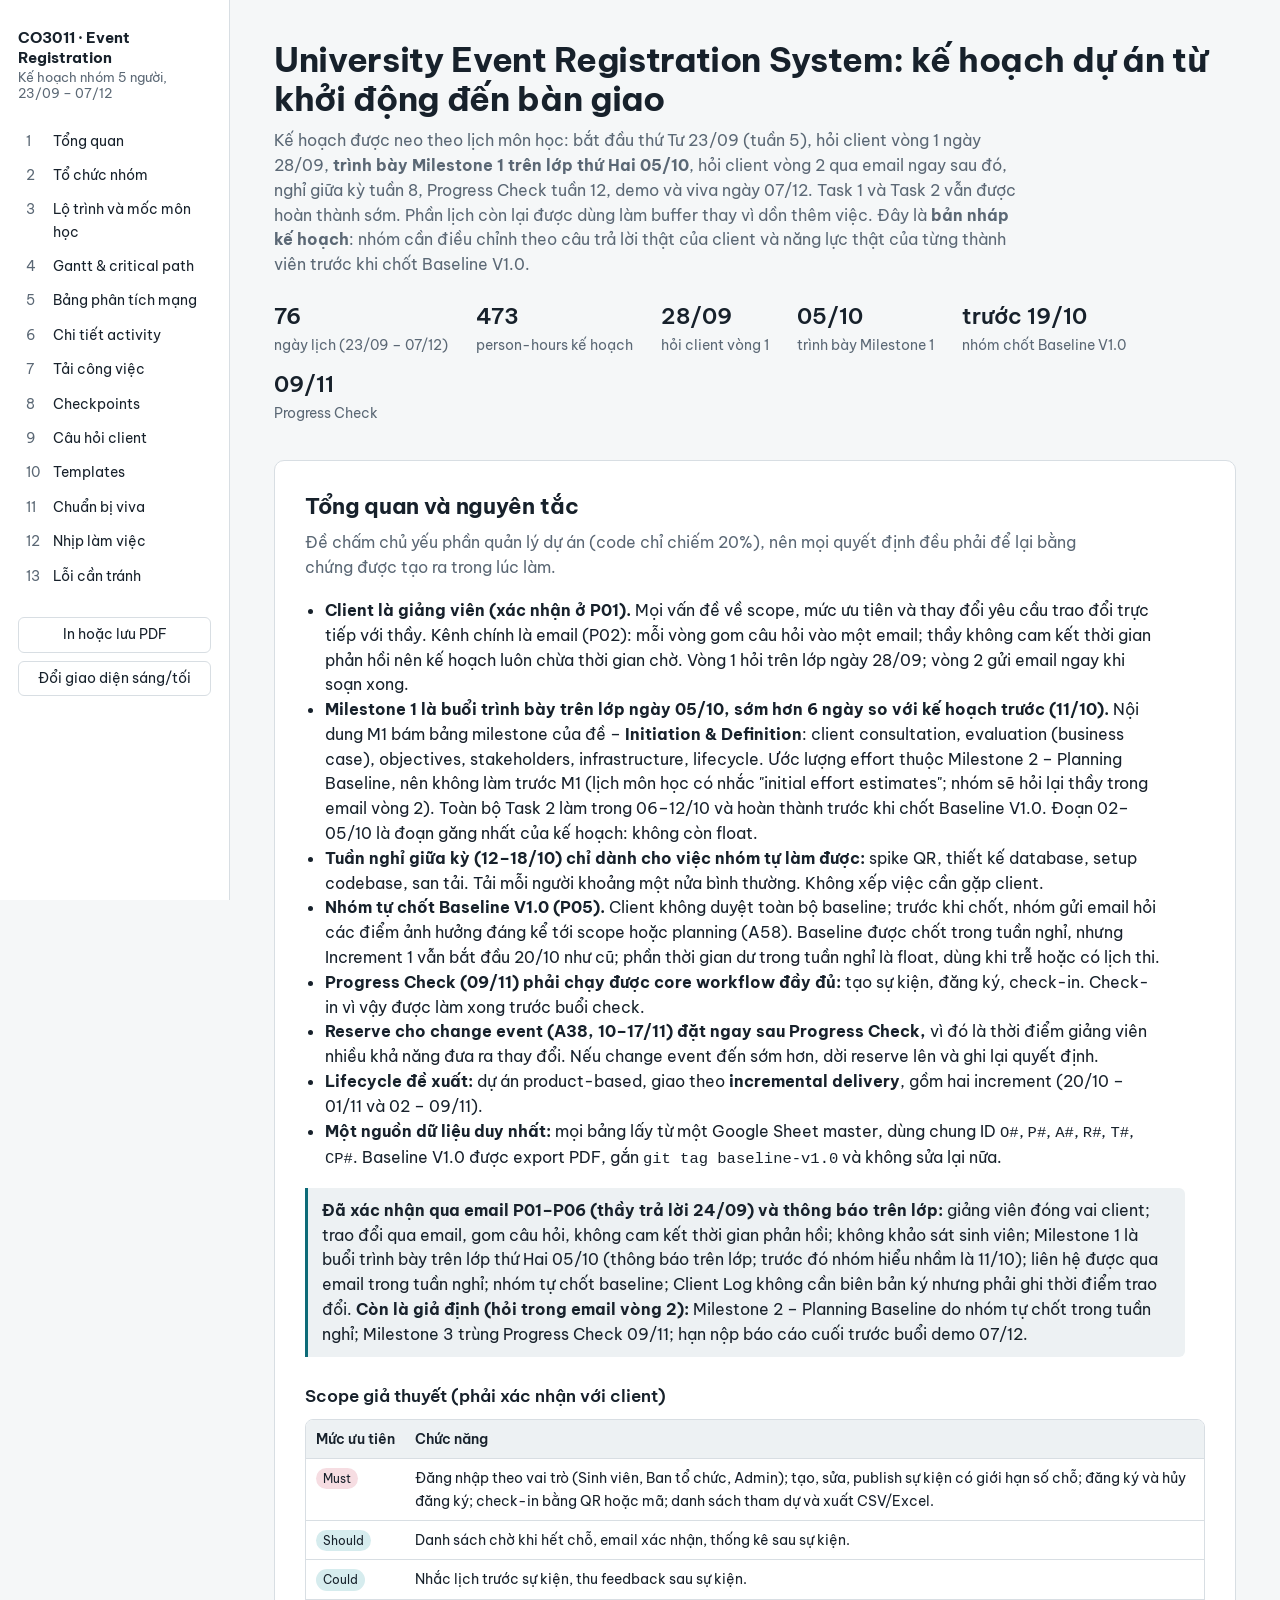
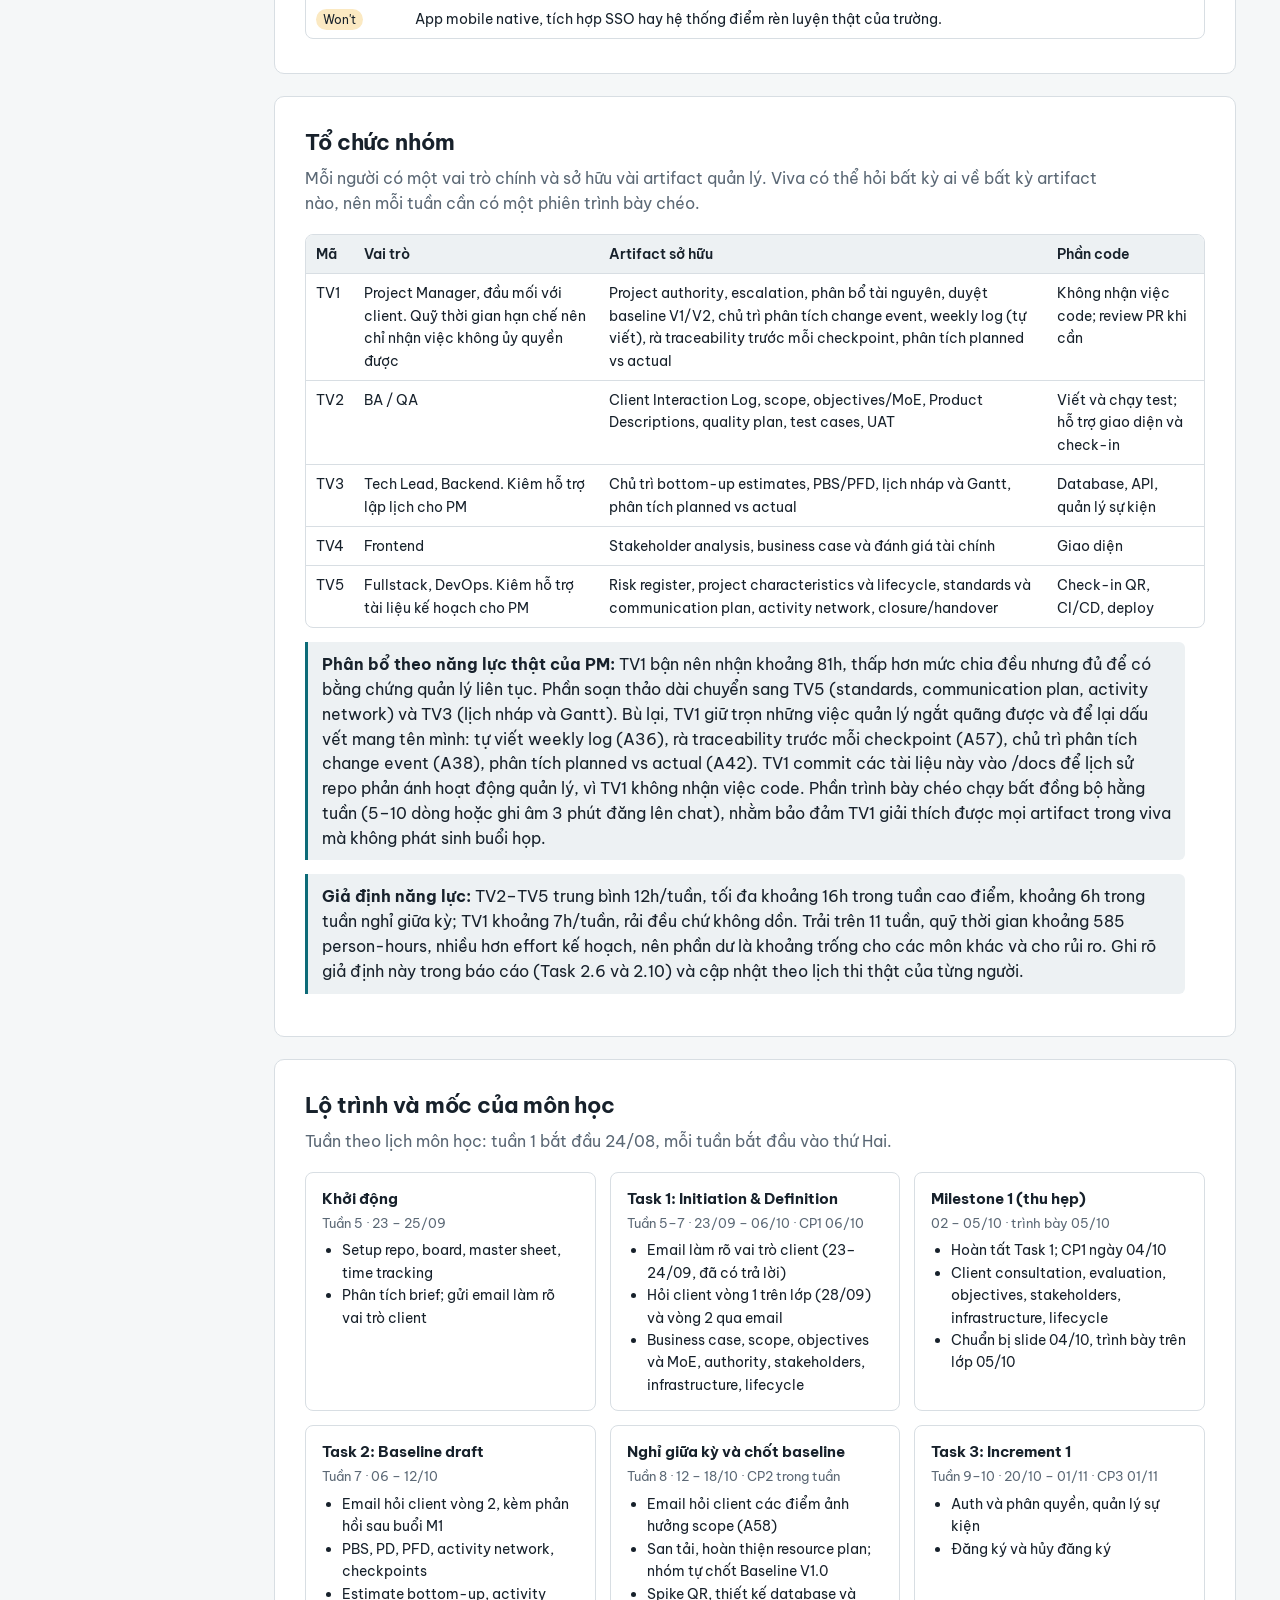
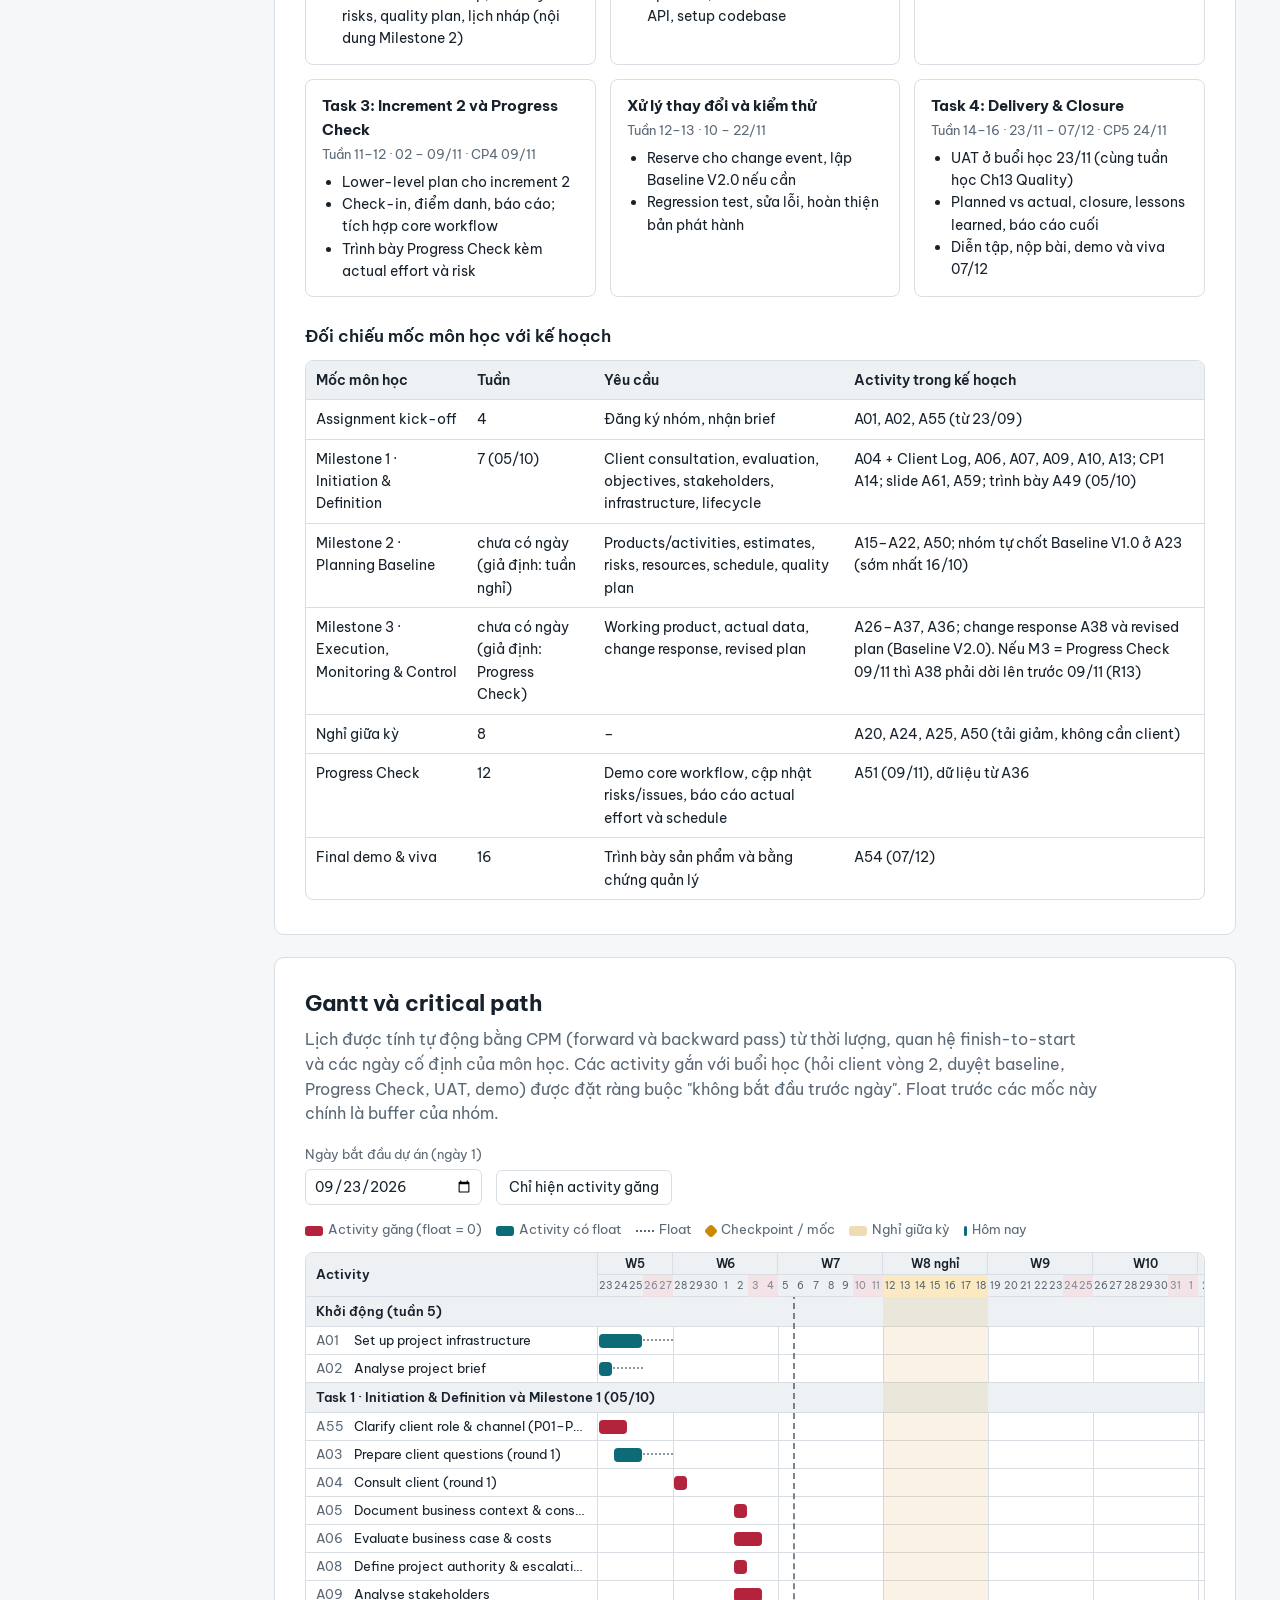
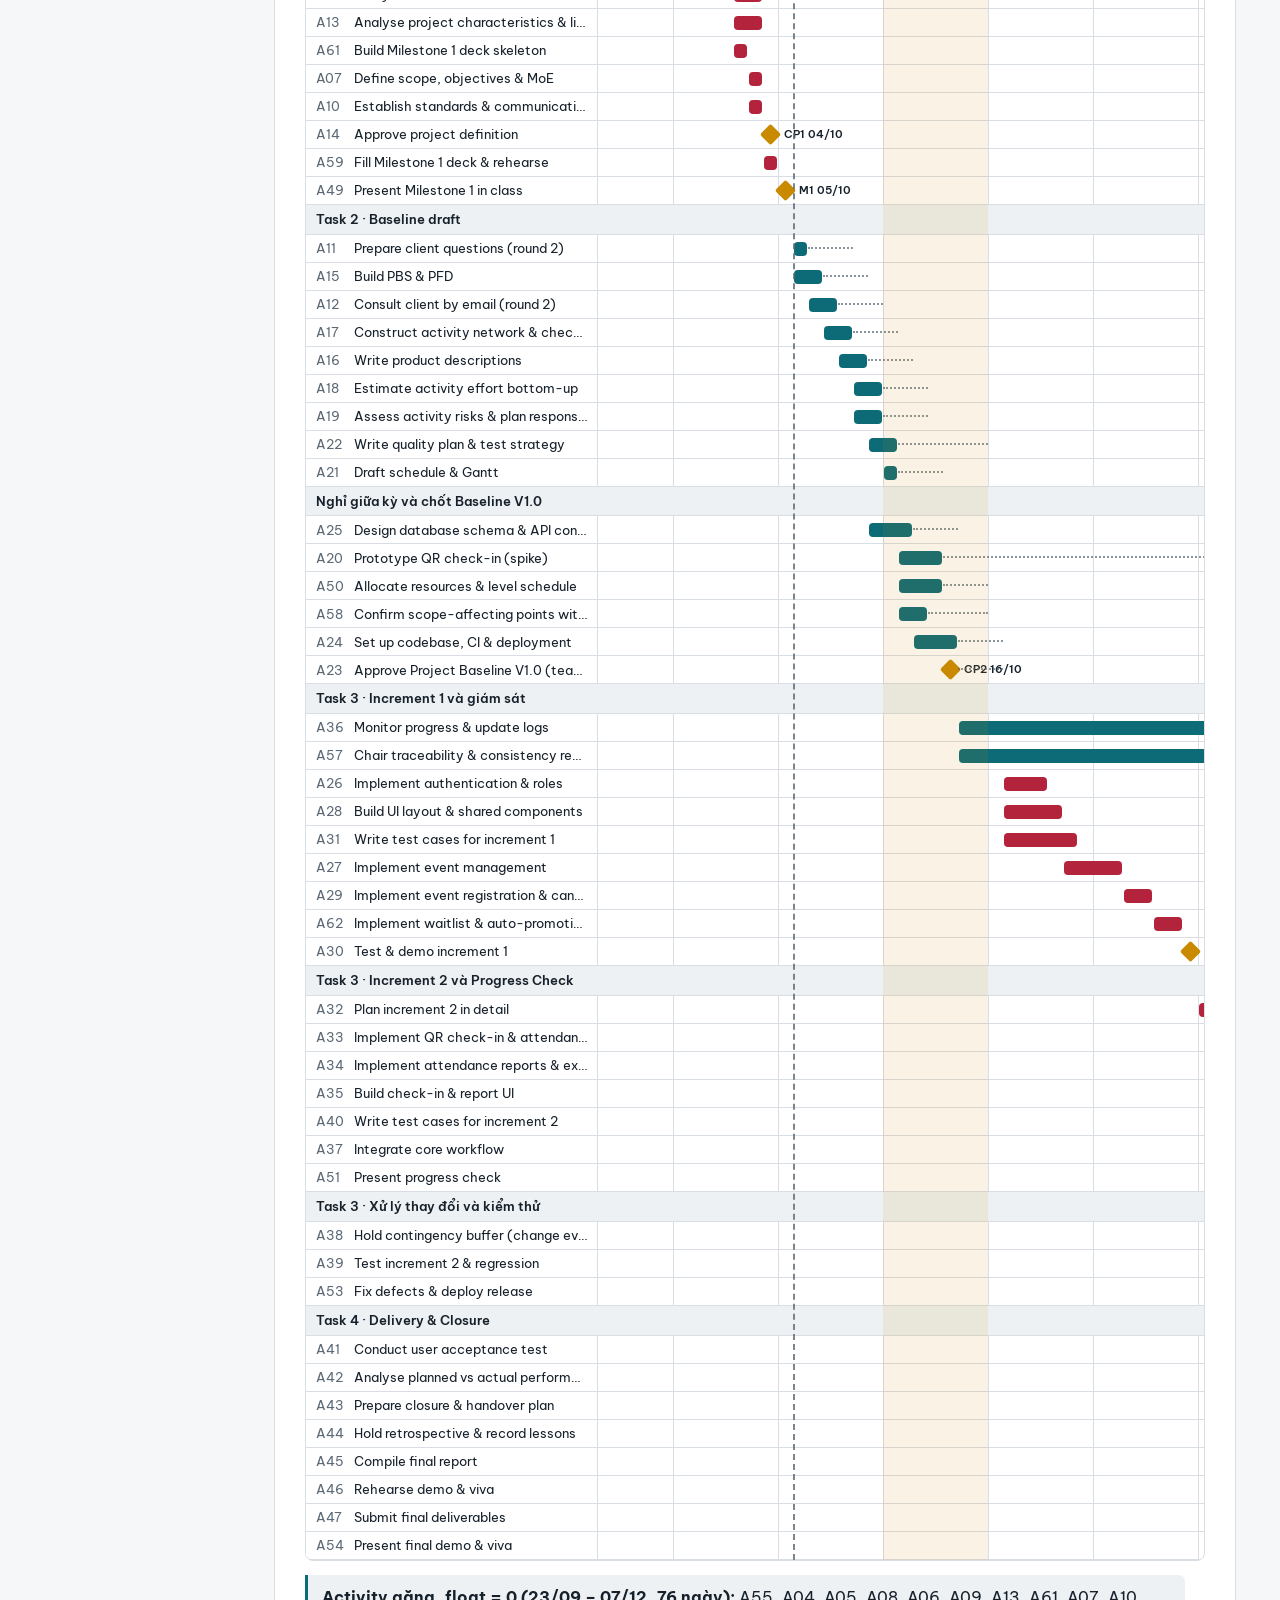
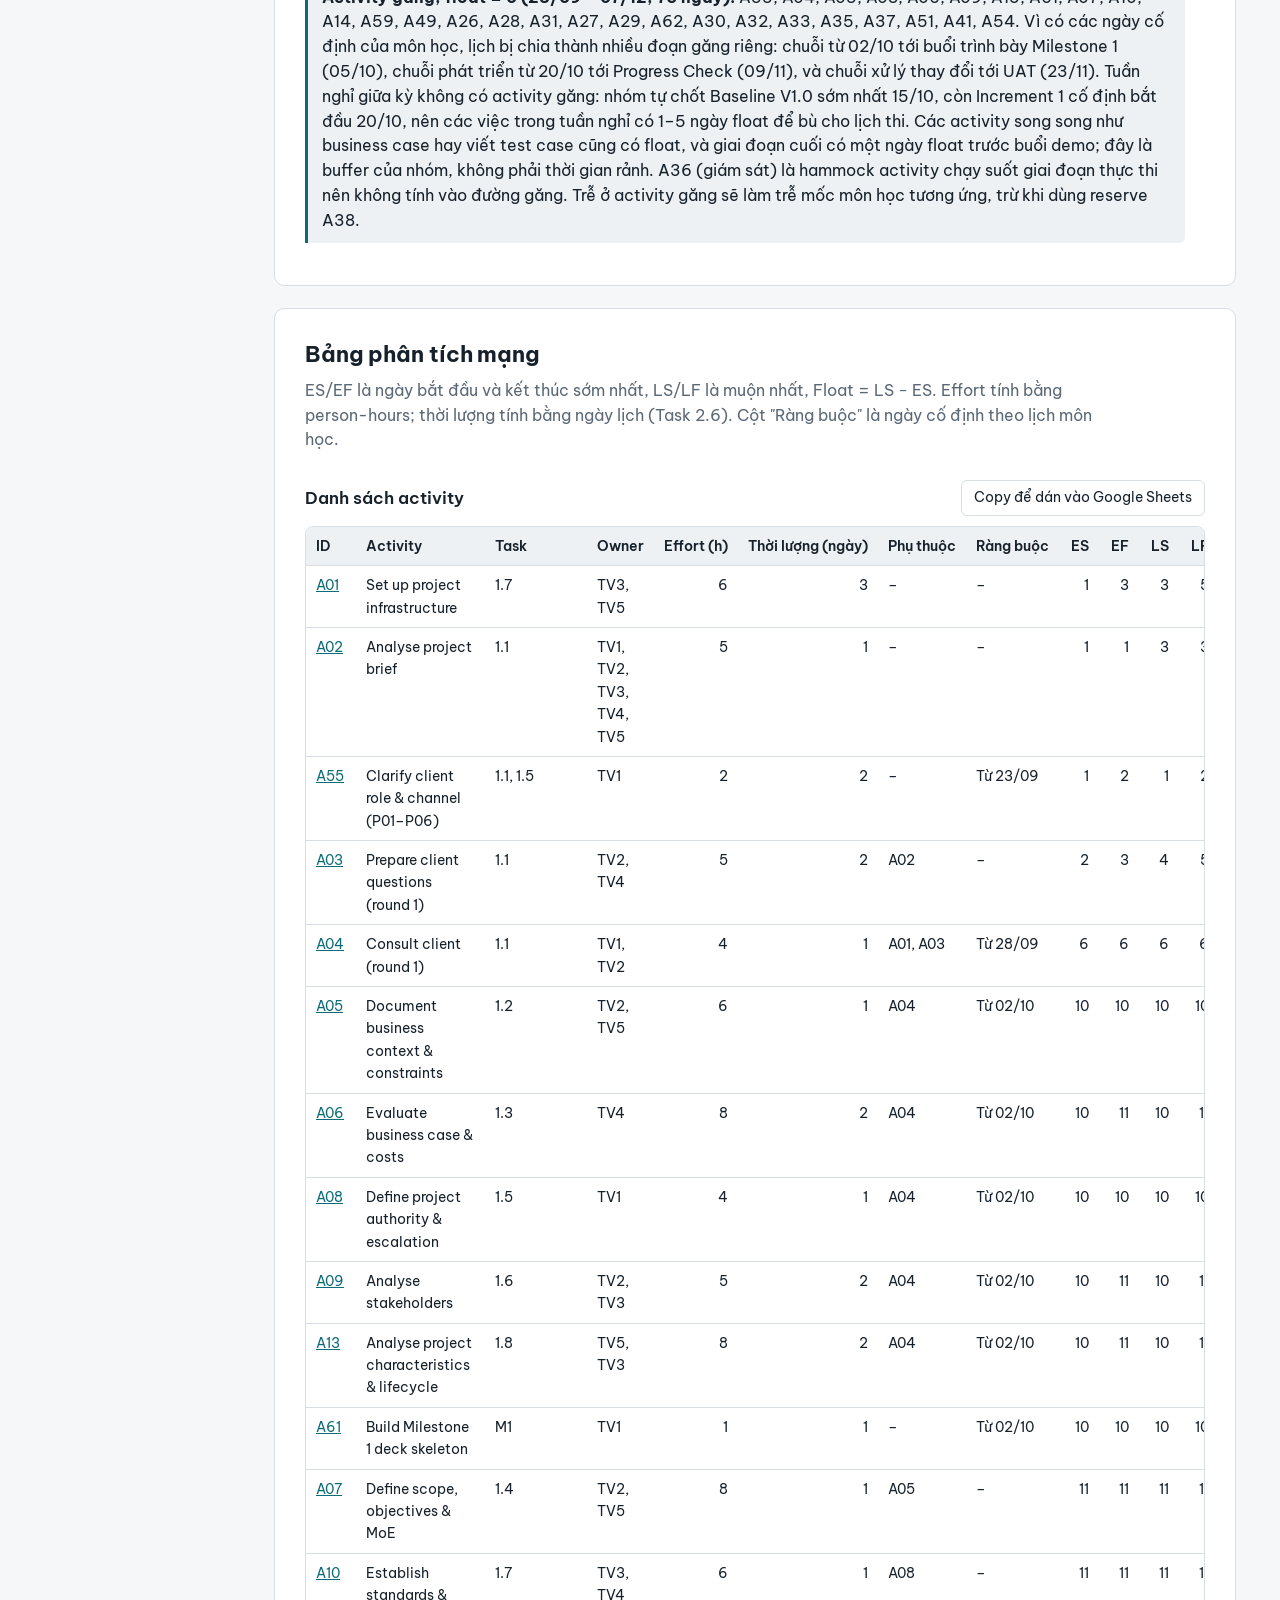
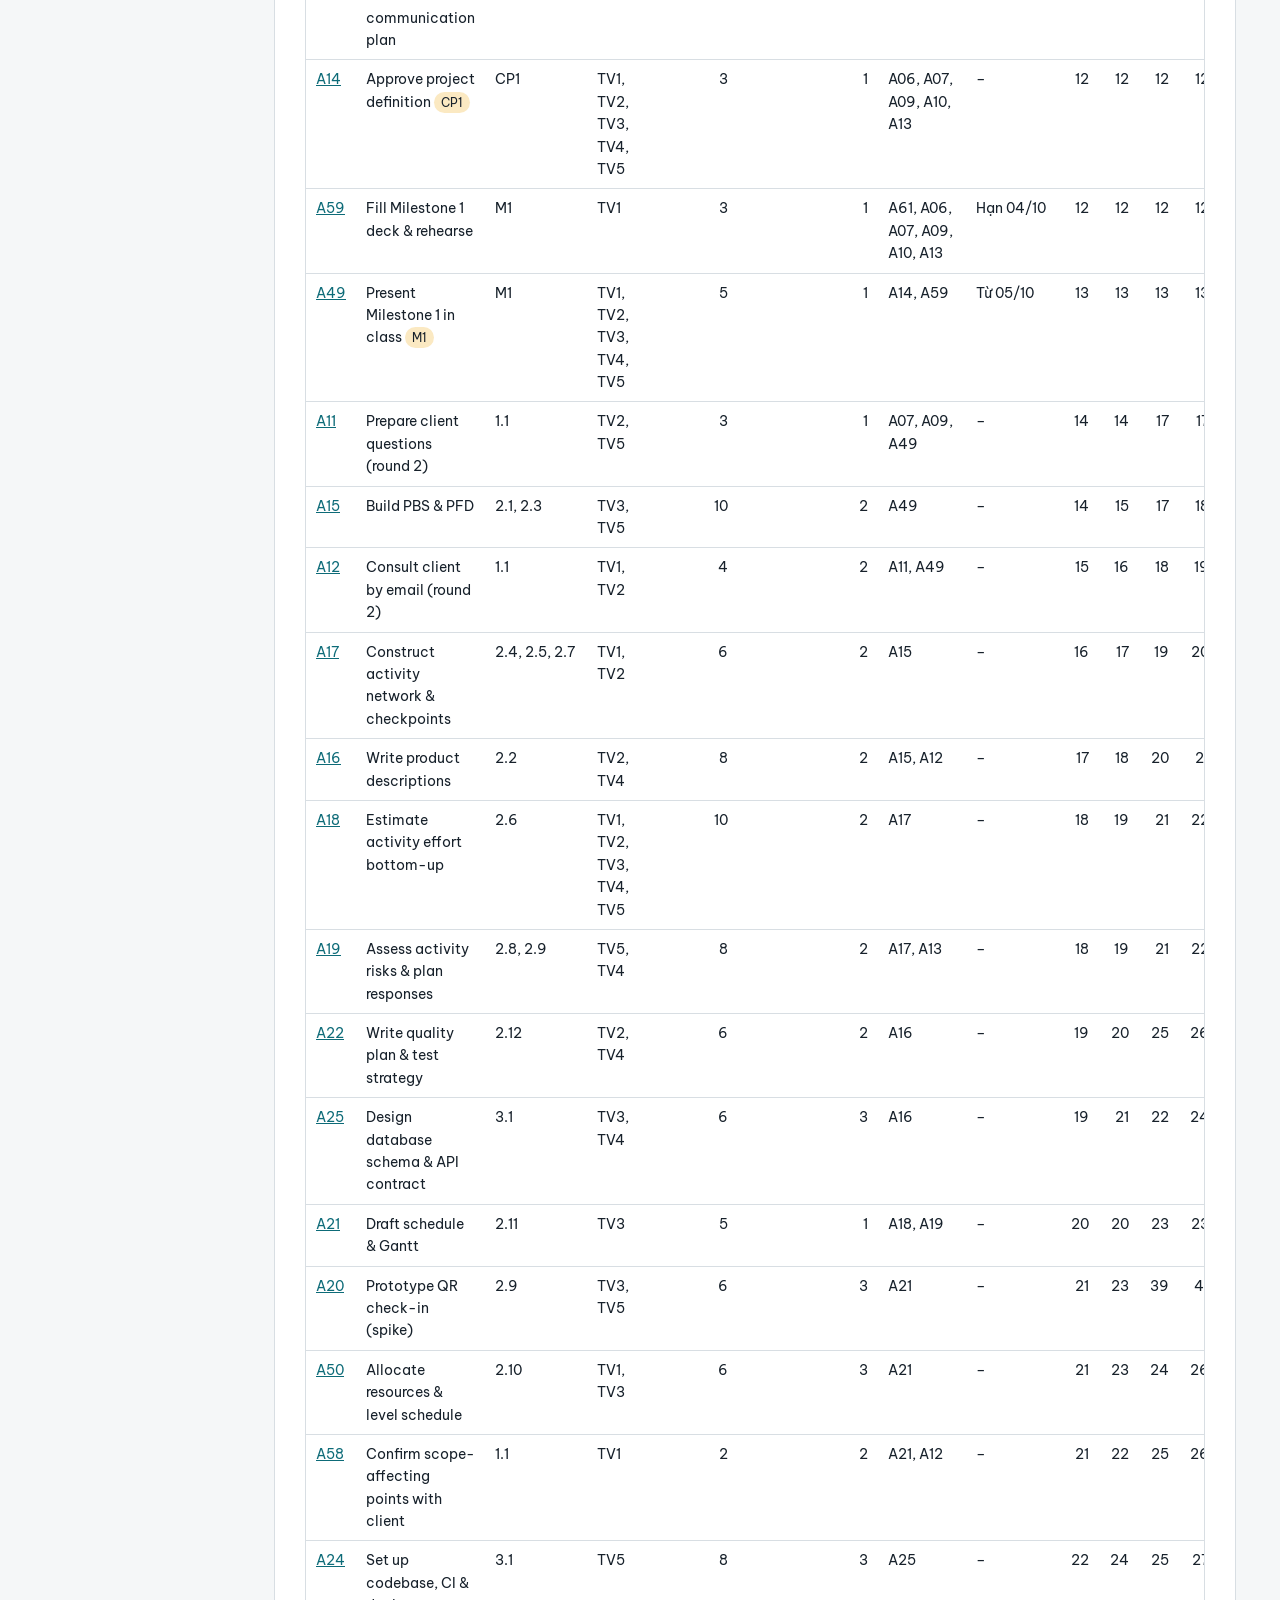
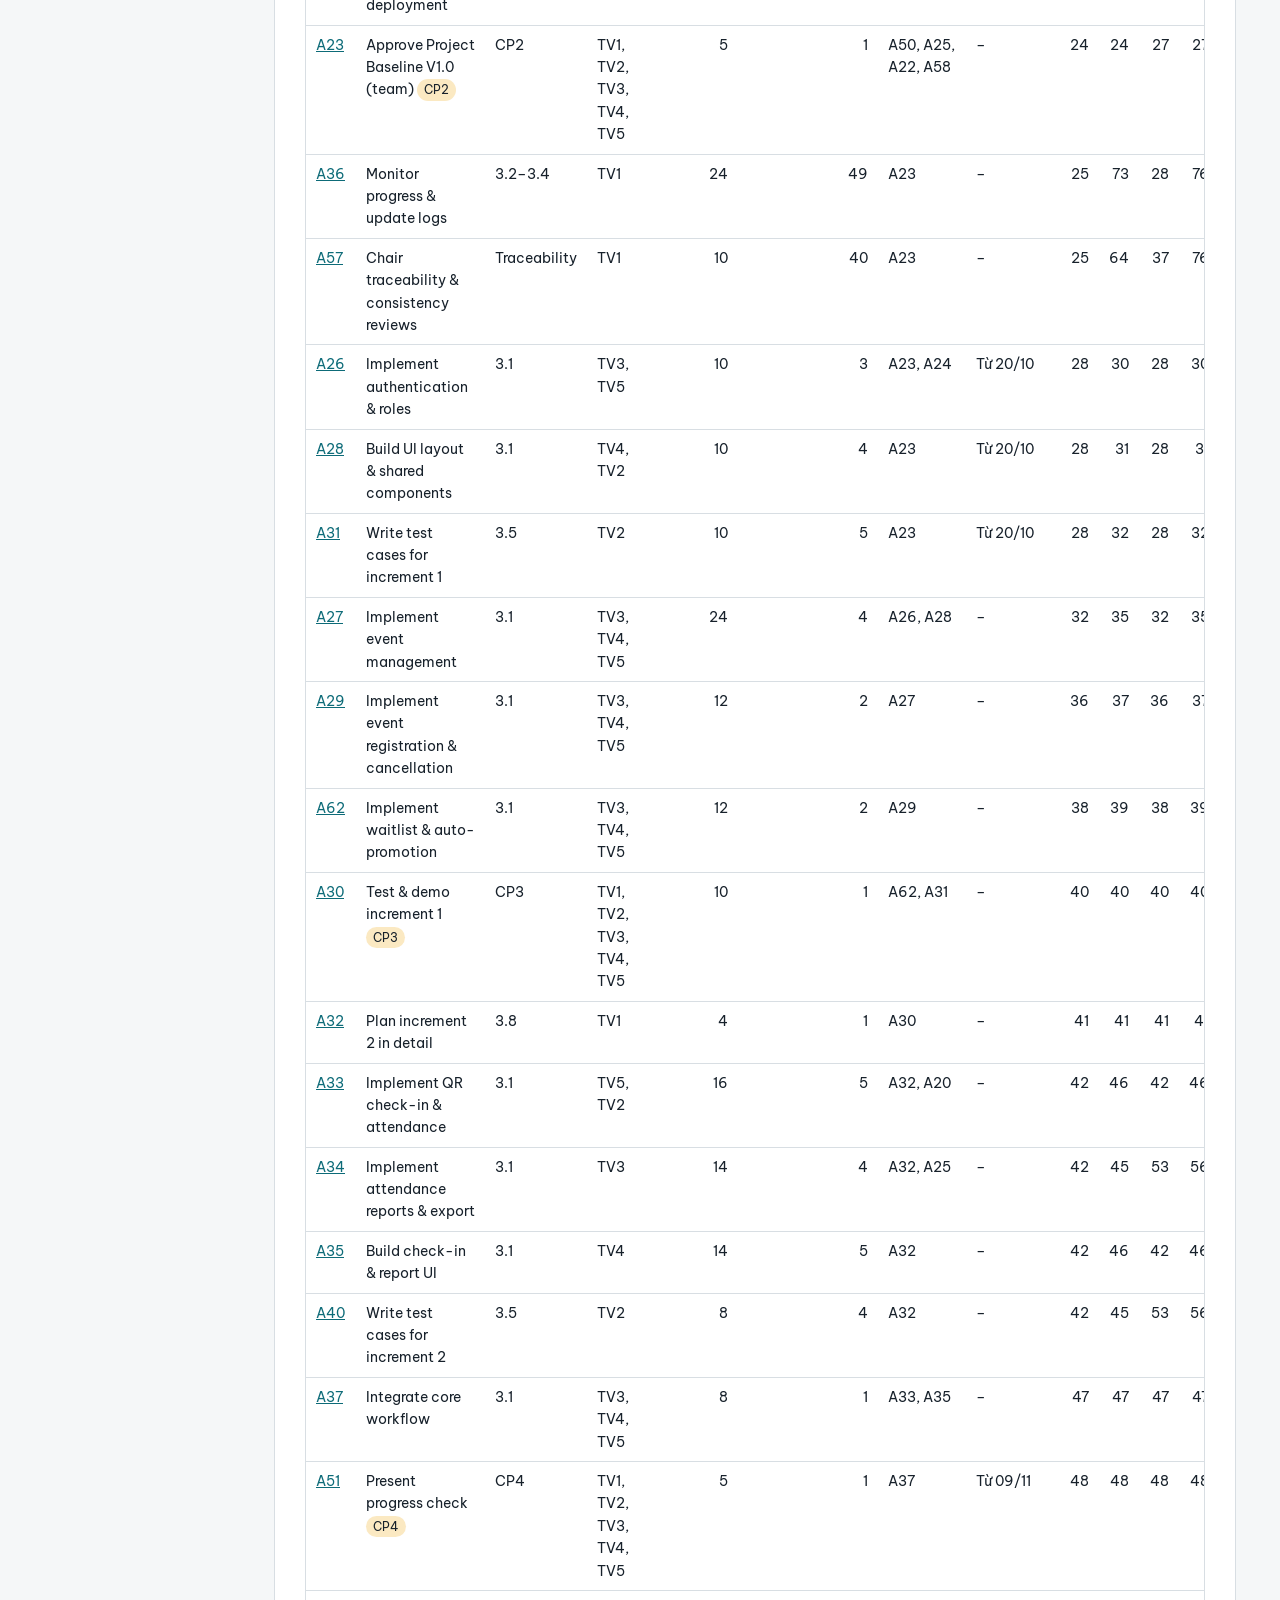
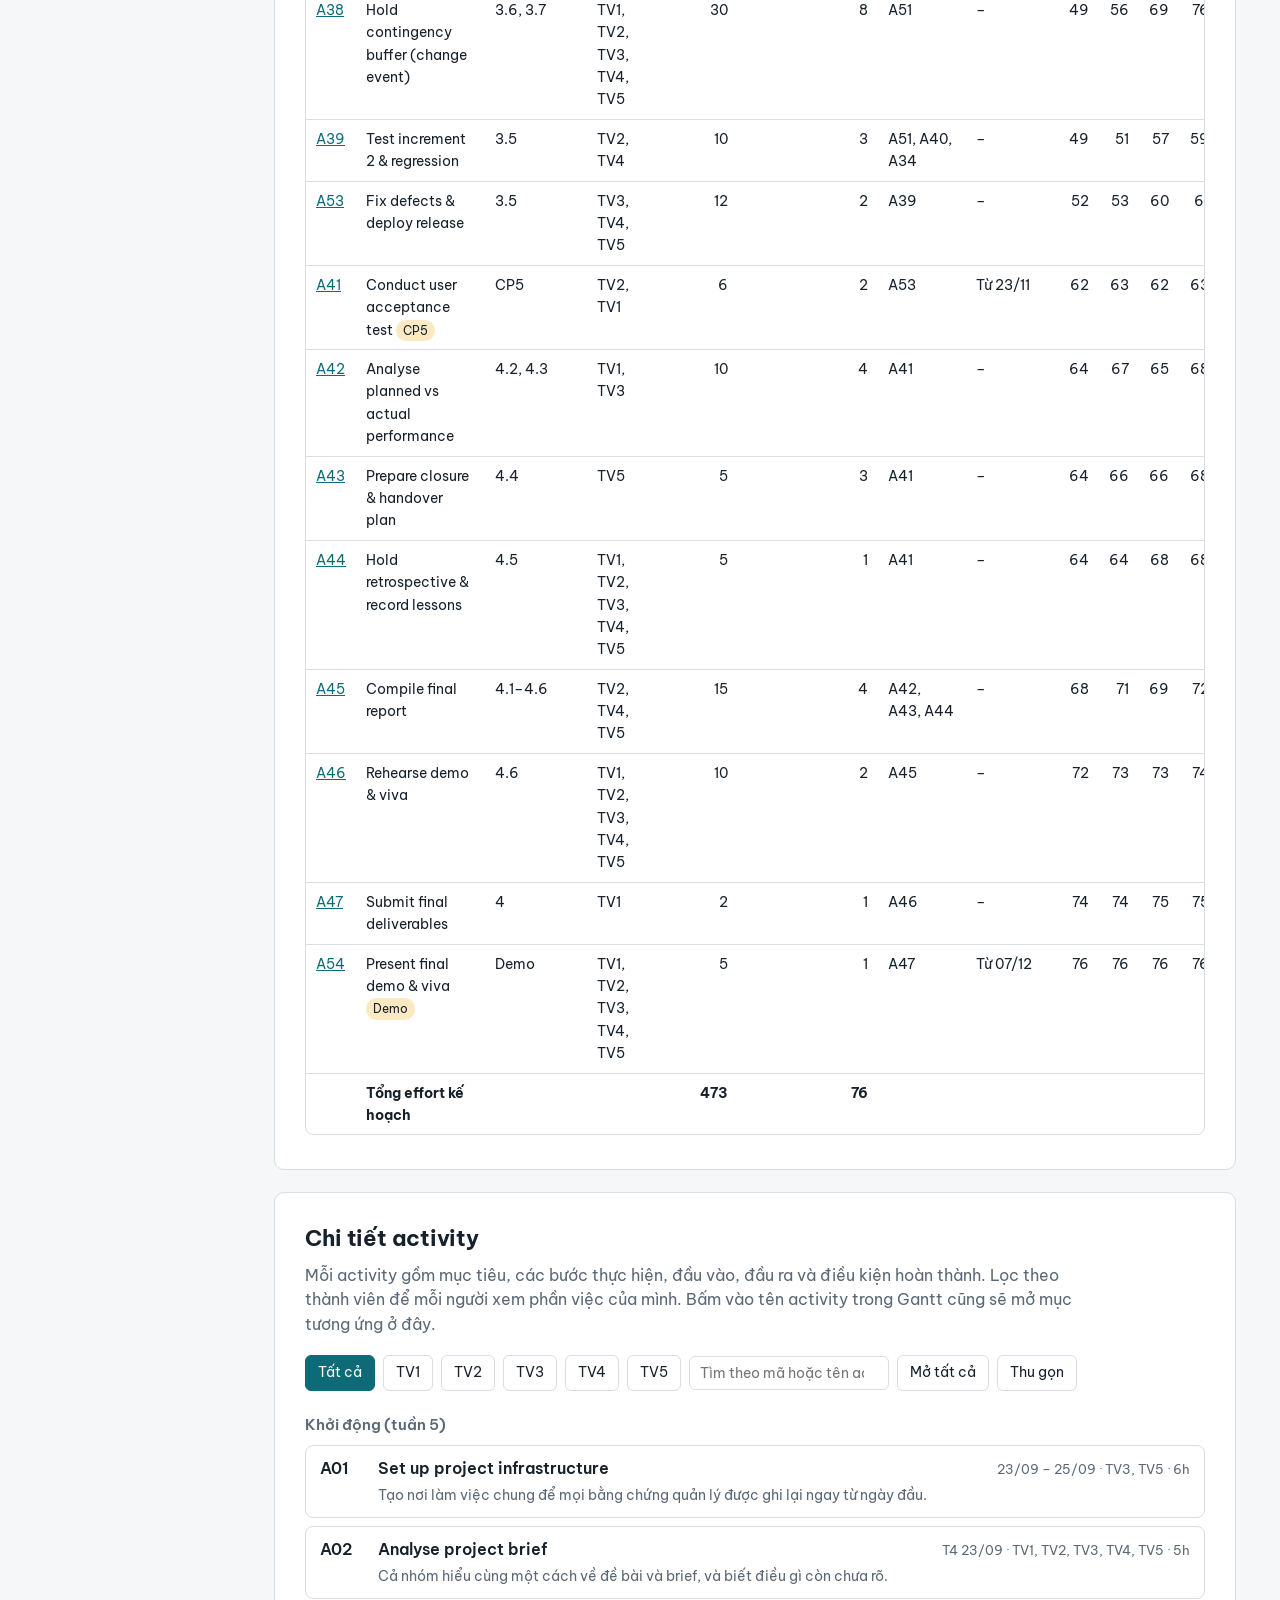
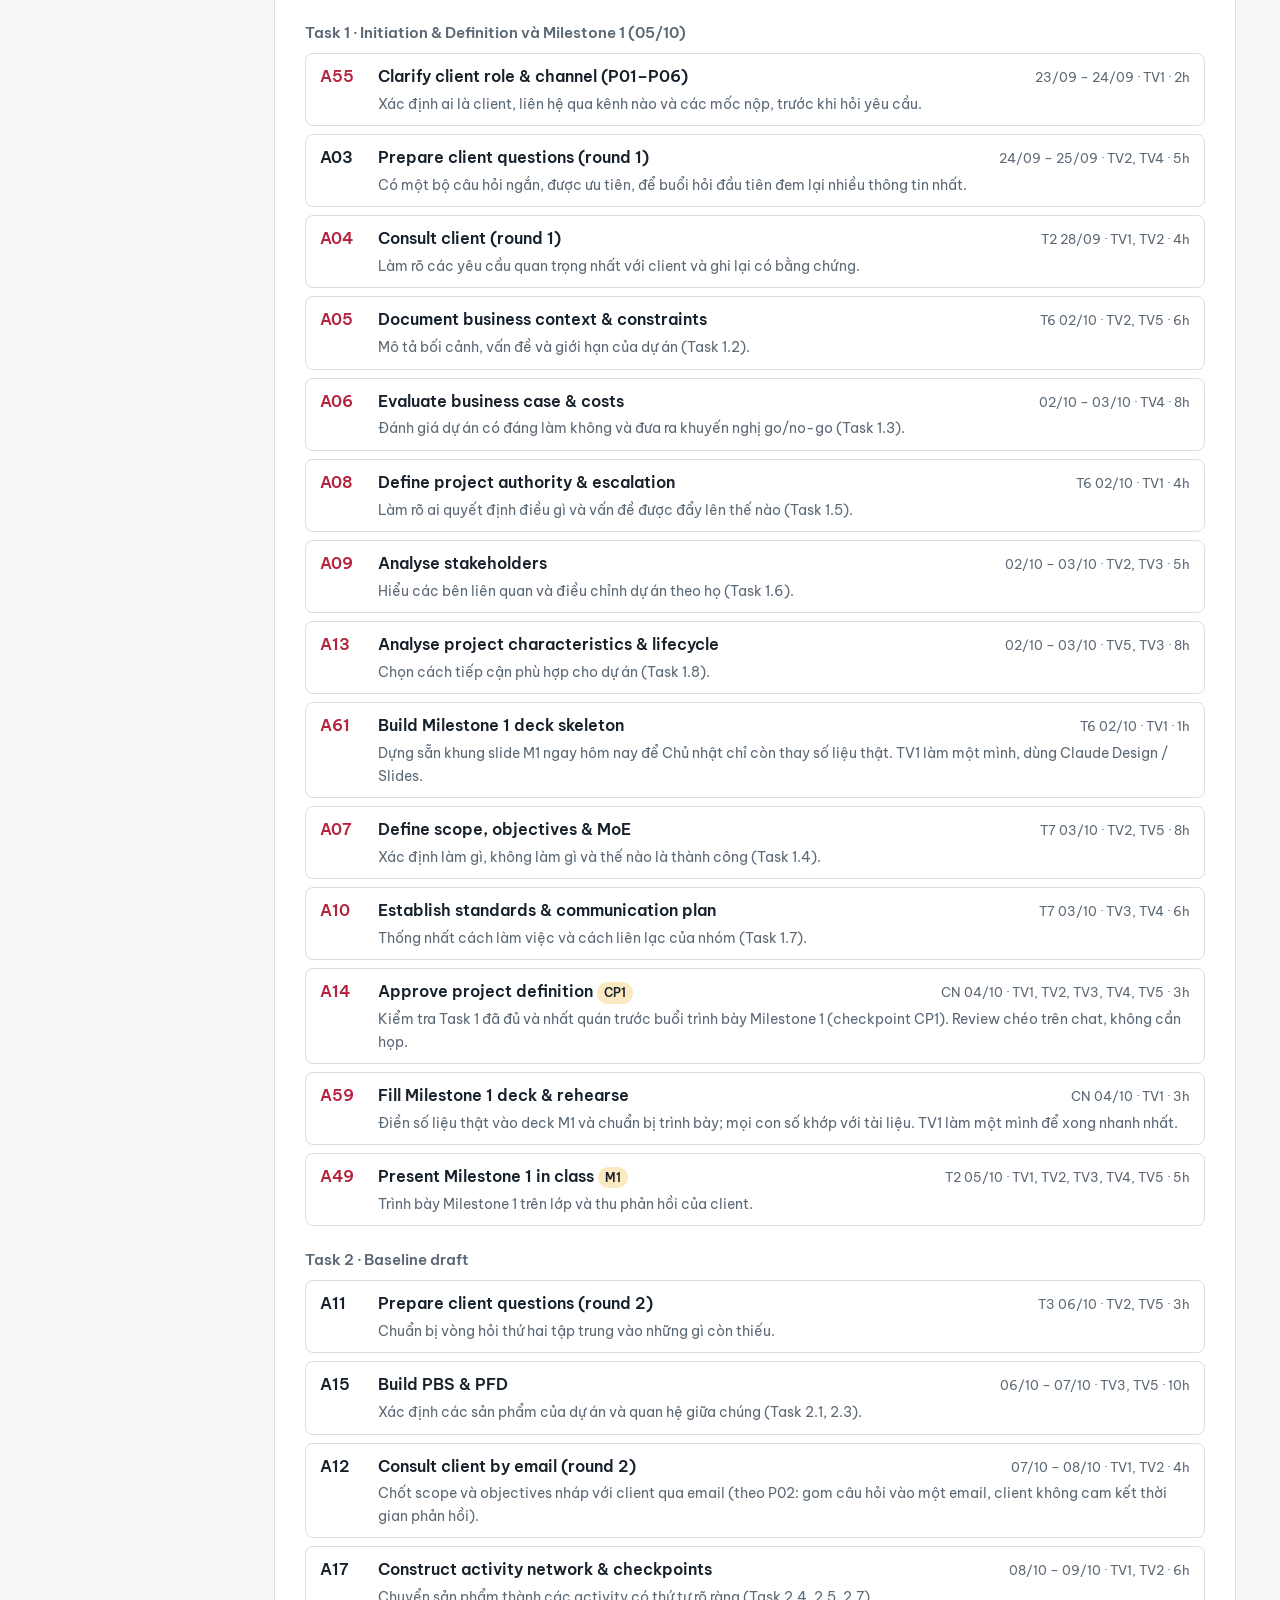
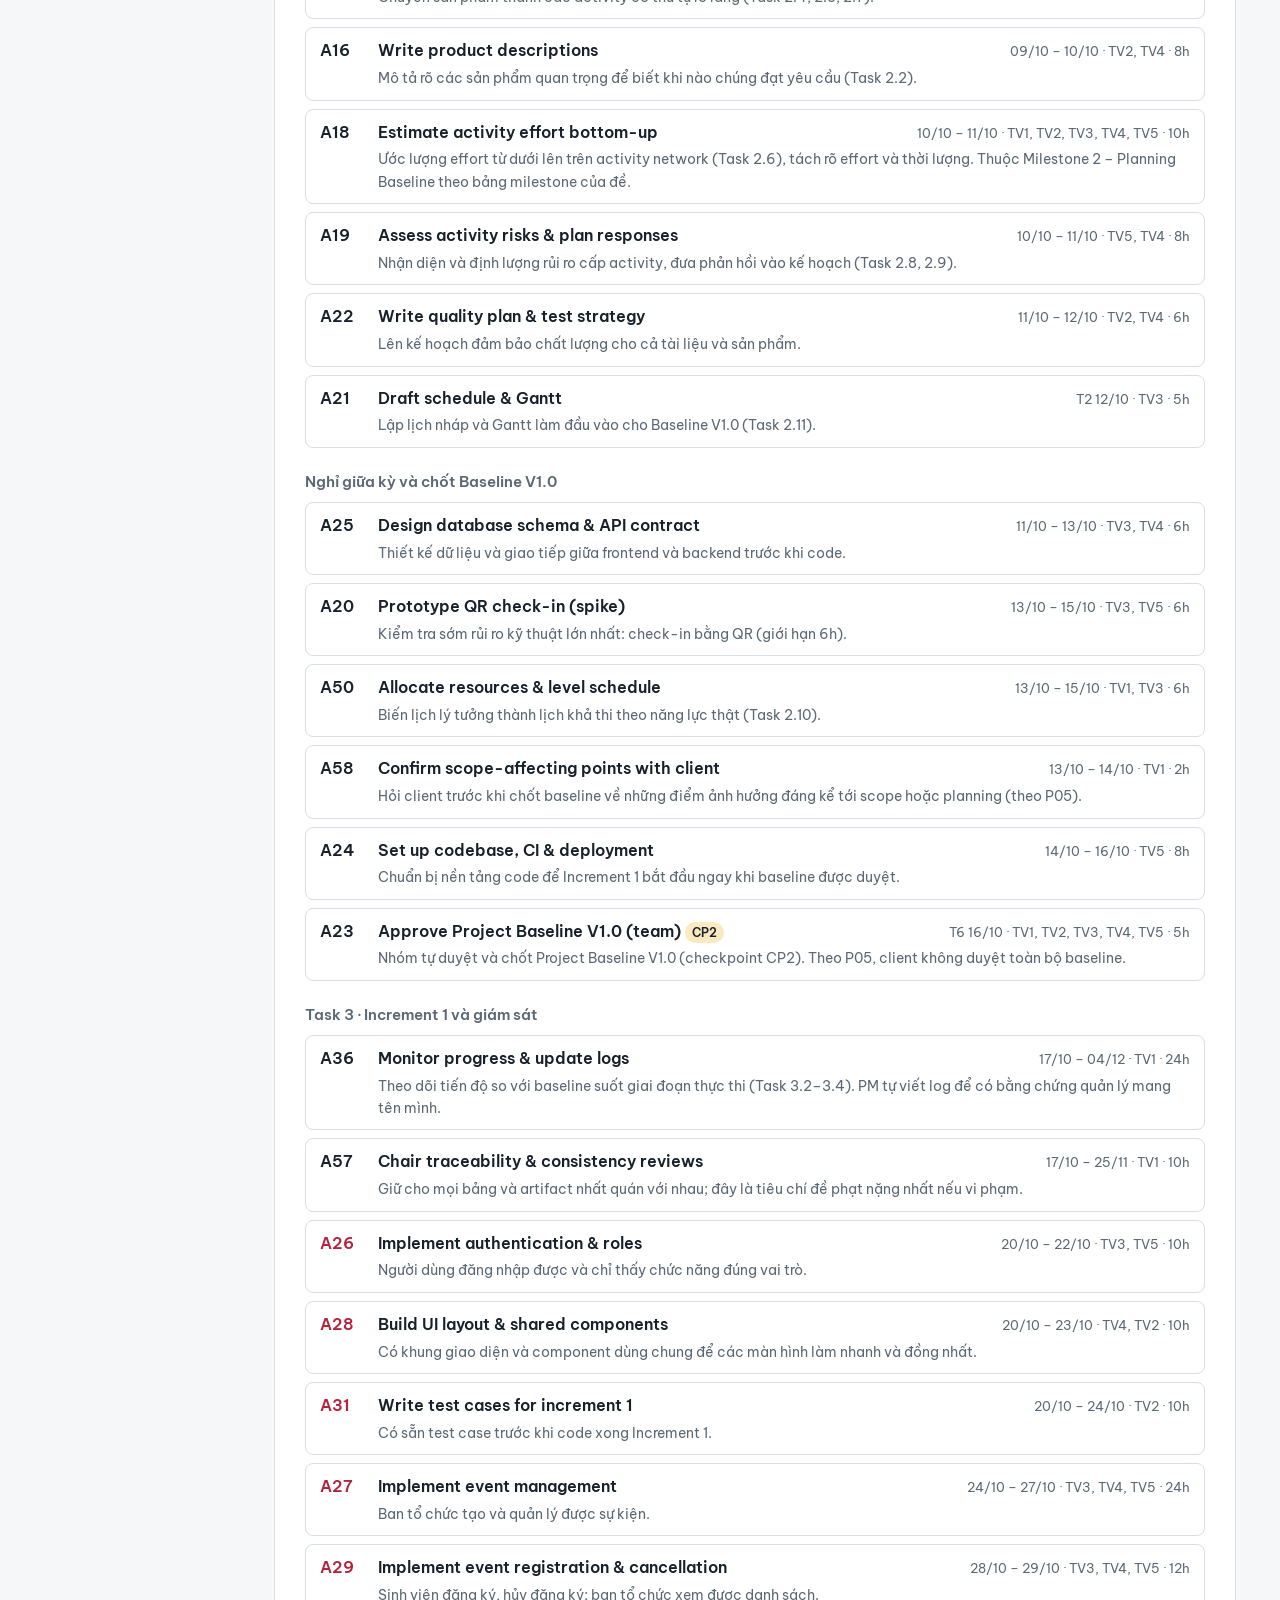
<file: docs/plan/index.html>
<!DOCTYPE html>
<html lang="vi">
<head>
<meta charset="utf-8">
<meta name="viewport" content="width=device-width, initial-scale=1, viewport-fit=cover">
<title>CO3011 · Kế hoạch dự án University Event Registration System</title>
<link rel="preconnect" href="https://fonts.googleapis.com">
<link rel="preconnect" href="https://fonts.gstatic.com" crossorigin>
<link href="https://fonts.googleapis.com/css2?family=Be+Vietnam+Pro:wght@400;500;600;700&display=swap" rel="stylesheet">
<style>
:root{
  --paper:#F5F7F8; --sheet:#FFFFFF; --ink:#17212B; --muted:#5B6875; --line:#D8DEE3; --soft:#EDF1F3;
  --accent:#0D6B78; --accent-soft:#D6ECEE; --crit:#B4233C; --crit-soft:#F6DDE2; --cp:#C98A00; --warn:#FBE9C2; --over:#F3C9CF;
  --font:"Be Vietnam Pro", "Segoe UI", Roboto, "Helvetica Neue", Arial, sans-serif;
  box-sizing:border-box; padding-top:env(safe-area-inset-top,0px); padding-bottom:env(safe-area-inset-bottom,0px);
}
@media (prefers-color-scheme: dark){
  :root:not([data-theme="light"]){
    --paper:#11181E; --sheet:#182229; --ink:#E6ECEF; --muted:#9AA8B3; --line:#2C3A44; --soft:#1F2B33;
    --accent:#4FB3BF; --accent-soft:#1D3B40; --crit:#F0667E; --crit-soft:#4A2029; --cp:#F0B429; --warn:#4A3B12; --over:#5A2530;
  }
}
:root[data-theme="dark"]{
  --paper:#11181E; --sheet:#182229; --ink:#E6ECEF; --muted:#9AA8B3; --line:#2C3A44; --soft:#1F2B33;
  --accent:#4FB3BF; --accent-soft:#1D3B40; --crit:#F0667E; --crit-soft:#4A2029; --cp:#F0B429; --warn:#4A3B12; --over:#5A2530;
}
*,*::before,*::after{box-sizing:inherit}
html{scroll-padding-top:calc(env(safe-area-inset-top,0px) + 16px);scroll-behavior:smooth}
@media (prefers-reduced-motion: reduce){html{scroll-behavior:auto}}
body{margin:0;background:var(--paper);color:var(--ink);font-family:var(--font);font-size:15.5px;line-height:1.6}
a{color:var(--accent)}
:focus-visible{outline:2px solid var(--accent);outline-offset:2px}

.layout{display:grid;grid-template-columns:230px minmax(0,1fr);min-height:100vh}
nav.side{position:sticky;top:env(safe-area-inset-top,0px);height:100vh;overflow:auto;padding:28px 18px;border-right:1px solid var(--line);background:var(--sheet)}
nav.side .brand{font-weight:700;font-size:15px;line-height:1.3;margin-bottom:4px}
nav.side .brand small{display:block;font-weight:400;color:var(--muted);font-size:12.5px;margin-top:2px}
nav.side ol{list-style:none;padding:0;margin:22px 0 0;counter-reset:s}
nav.side li{counter-increment:s}
nav.side a{display:flex;gap:10px;padding:6px 8px;border-radius:6px;text-decoration:none;color:var(--ink);font-size:14px}
nav.side a::before{content:counter(s);color:var(--muted);font-variant-numeric:tabular-nums;min-width:1.2em}
nav.side a:hover{background:var(--soft)}
nav.side .tools{margin-top:24px;display:flex;flex-direction:column;gap:8px}

main{padding:40px 44px 80px;min-width:0}
header.top{max-width:980px;margin-bottom:36px}
header.top h1{font-size:34px;line-height:1.15;margin:0 0 10px;letter-spacing:-0.01em;font-weight:700}
header.top p{margin:0;color:var(--muted);max-width:68ch}
.facts{display:flex;flex-wrap:wrap;gap:10px 28px;margin-top:22px;font-size:14px}
.facts div b{display:block;font-size:22px;font-weight:600;font-variant-numeric:tabular-nums}
.facts div span{color:var(--muted)}

section{background:var(--sheet);border:1px solid var(--line);border-radius:10px;padding:28px 30px;margin-bottom:22px}
section>h2{font-size:22px;margin:0 0 6px;font-weight:700;letter-spacing:-0.005em}
section>.lede{color:var(--muted);margin:0 0 18px;max-width:72ch}
h3{font-size:16.5px;margin:26px 0 8px;font-weight:600}
p,li{max-width:76ch}
ul{padding-left:20px}

.tbl{overflow-x:auto;margin:10px 0 6px;border:1px solid var(--line);border-radius:8px}
table{border-collapse:collapse;width:100%;font-size:14px}
th,td{padding:8px 10px;border-bottom:1px solid var(--line);text-align:left;vertical-align:top}
th{background:var(--soft);font-weight:600;white-space:nowrap}
tr:last-child td{border-bottom:none}
td.num,th.num{text-align:right;font-variant-numeric:tabular-nums}
td.empty{height:30px}
.tag{display:inline-block;padding:1px 7px;border-radius:999px;font-size:12px;background:var(--accent-soft);color:var(--ink);white-space:nowrap}
.tag.crit{background:var(--crit-soft)}
.tag.cp{background:var(--warn)}
.note{border-left:3px solid var(--accent);background:var(--soft);padding:10px 14px;border-radius:0 6px 6px 0;margin:14px 0;max-width:80ch}
.note.warn{border-left-color:var(--crit)}

button,.btn{font:inherit;font-size:13.5px;padding:6px 12px;border-radius:6px;border:1px solid var(--line);background:var(--sheet);color:var(--ink);cursor:pointer}
button:hover{border-color:var(--accent)}
button.primary{background:var(--accent);border-color:var(--accent);color:#fff}
label.field{display:flex;flex-direction:column;gap:4px;font-size:13px;color:var(--muted)}
input[type=date]{font:inherit;font-size:14px;padding:5px 8px;border:1px solid var(--line);border-radius:6px;background:var(--sheet);color:var(--ink)}

.phase-grid{display:grid;grid-template-columns:repeat(auto-fit,minmax(260px,1fr));gap:14px}
.phase{border:1px solid var(--line);border-radius:8px;padding:14px 16px}
.phase h4{margin:0 0 2px;font-size:15px}
.phase .when{color:var(--muted);font-size:13px;margin-bottom:6px}
.phase ul{margin:6px 0 0;font-size:14px}

/* Gantt */
.gantt-controls{display:flex;flex-wrap:wrap;gap:14px;align-items:flex-end;margin-bottom:14px}
.legend{display:flex;flex-wrap:wrap;gap:14px;font-size:13px;color:var(--muted);align-items:center}
.legend i{display:inline-block;width:18px;height:10px;border-radius:3px;vertical-align:middle;margin-right:5px}
.gantt-wrap{overflow-x:auto;border:1px solid var(--line);border-radius:8px}
.gantt{display:grid;min-width:max-content;font-size:13px}
.g-label,.g-track{border-bottom:1px solid var(--line);height:28px}
.g-label{position:sticky;left:0;z-index:2;background:var(--sheet);padding:0 10px;display:flex;align-items:center;gap:8px;white-space:nowrap;overflow:hidden;text-overflow:ellipsis;border-right:1px solid var(--line)}
.g-label .id{color:var(--muted);font-variant-numeric:tabular-nums;min-width:30px}
.g-label .nm{overflow:hidden;text-overflow:ellipsis}
.g-track{position:relative;background-image:linear-gradient(to right,var(--line) 1px,transparent 1px);background-size:calc(var(--day) * 7) 100%;background-position:var(--gridoff,0) 0}
.g-head{position:sticky;top:0;z-index:3;background:var(--soft);height:auto}
.g-head.g-label{z-index:4;font-weight:600;background:var(--soft)}
.weeks{display:flex;height:22px;border-bottom:1px solid var(--line)}
.weeks div{border-right:1px solid var(--line);font-size:12px;font-weight:600;display:flex;align-items:center;justify-content:center}
.days{display:flex;height:22px}
.days div{width:var(--day);font-size:10px;color:var(--muted);display:flex;align-items:center;justify-content:center;font-variant-numeric:tabular-nums}
.days div.we{background:var(--crit-soft);opacity:.75}
.g-phase{grid-column:1 / -1;background:var(--soft);font-weight:600;padding:4px 10px;border-bottom:1px solid var(--line);position:sticky;left:0}
.bar{position:absolute;top:7px;height:14px;border-radius:4px;background:var(--accent)}
.bar.crit{background:var(--crit)}
.float{position:absolute;top:12px;height:4px;border-top:2px dotted var(--muted);opacity:.7}
.diamond{position:absolute;top:6px;width:15px;height:15px;background:var(--cp);transform:rotate(45deg);border-radius:2px}
.cp-flag{position:absolute;top:5px;font-size:11px;font-weight:600;color:var(--ink);white-space:nowrap}
.hide-noncrit .row-noncrit{display:none}

.load td.l1{background:var(--warn)}
.load td.l2{background:var(--over);font-weight:600}

.tpl-head{display:flex;justify-content:space-between;align-items:center;gap:12px;flex-wrap:wrap;margin-top:28px}
.tpl-head h3{margin:0}
.toast{position:fixed;left:50%;bottom:calc(20px + env(safe-area-inset-bottom,0px));transform:translateX(-50%);background:var(--ink);color:var(--paper);padding:8px 16px;border-radius:8px;font-size:14px;opacity:0;pointer-events:none;transition:opacity .2s}
.toast.show{opacity:1}

@media (max-width: 900px){
  .layout{grid-template-columns:1fr}
  nav.side{position:static;height:auto;border-right:none;border-bottom:1px solid var(--line)}
  nav.side ol{display:flex;flex-wrap:wrap;gap:4px;margin-top:12px}
  main{padding:24px 14px 60px}
  section{padding:20px 16px}
  header.top h1{font-size:27px}
  
}
@media print{
  nav.side,.no-print,.tpl-head button{display:none!important}
  .layout{display:block}
  main{padding:0}
  section{break-inside:auto;border:none;padding:10px 0}
  .gantt-wrap,.tbl{overflow:visible}
  body{background:#fff;color:#000}
}
.gantt{--day:15px;--label:292px;position:relative;grid-template-columns:var(--label) calc(var(--day) * var(--ndays))}
.band{position:absolute;top:0;bottom:0;background:var(--cp);opacity:.10;pointer-events:none;z-index:1}
.vline{position:absolute;top:0;bottom:0;border-left:2px dashed var(--muted);opacity:.8;pointer-events:none;z-index:1}
.vline.today{border-left:2px solid var(--accent);opacity:1}
.vline span{position:absolute;top:48px;left:4px;font-size:11px;font-weight:600;white-space:nowrap;background:var(--sheet);padding:0 4px;border-radius:3px;color:var(--ink)}
.days div.brk{background:var(--warn)}
.load th.brk,.load td.brk{box-shadow:inset 0 0 0 999px rgba(201,138,0,.08)}
@media (max-width: 900px){ .gantt{--label:170px} }


.act-filter{display:flex;flex-wrap:wrap;gap:8px;align-items:center;margin:4px 0 14px}
.act-filter button[aria-pressed="true"]{background:var(--accent);border-color:var(--accent);color:#fff}
.act-filter input{font:inherit;font-size:14px;padding:5px 10px;border:1px solid var(--line);border-radius:6px;background:var(--sheet);color:var(--ink);min-width:200px}
.act-phase{margin:22px 0 8px;font-size:15px;font-weight:600;color:var(--muted)}
details.act{border:1px solid var(--line);border-radius:8px;margin:0 0 8px;background:var(--sheet)}
details.act[open]{border-color:var(--accent)}
details.act>summary{cursor:pointer;list-style:none;padding:10px 14px;display:grid;grid-template-columns:46px minmax(0,1fr) auto;gap:4px 12px;align-items:baseline}
details.act>summary::-webkit-details-marker{display:none}
details.act>summary .aid{font-weight:600;font-variant-numeric:tabular-nums}
details.act>summary .aname{font-weight:600}
details.act>summary .ameta{color:var(--muted);font-size:13px;text-align:right;white-space:nowrap}
details.act>summary .agoal{grid-column:2 / -1;color:var(--muted);font-size:14px}
details.act.crit>summary .aid{color:var(--crit)}
.act-body{padding:4px 18px 16px 72px;font-size:14.5px}
.act-body h5{margin:12px 0 4px;font-size:13.5px;font-weight:600}
.act-body ol{margin:0;padding-left:20px}
.act-body p{margin:0}
.act-grid{display:grid;grid-template-columns:repeat(auto-fit,minmax(220px,1fr));gap:4px 20px}
.g-label{cursor:pointer}
@media (max-width: 900px){ details.act>summary{grid-template-columns:40px minmax(0,1fr)} details.act>summary .ameta{grid-column:2;text-align:left} .act-body{padding:4px 14px 14px} }
</style>
</head>
<body>
<div class="layout">
<nav class="side" aria-label="Mục lục">
  <div class="brand">CO3011 · Event Registration<small>Kế hoạch nhóm 5 người, 23/09 – 07/12</small></div>
  <ol>
    <li><a href="#overview">Tổng quan</a></li>
    <li><a href="#team">Tổ chức nhóm</a></li>
    <li><a href="#phases">Lộ trình và mốc môn học</a></li>
    <li><a href="#gantt">Gantt & critical path</a></li>
    <li><a href="#cpm">Bảng phân tích mạng</a></li>
    <li><a href="#details">Chi tiết activity</a></li>
    <li><a href="#load">Tải công việc</a></li>
    <li><a href="#checkpoints">Checkpoints</a></li>
    <li><a href="#questions">Câu hỏi client</a></li>
    <li><a href="#templates">Templates</a></li>
    <li><a href="#viva">Chuẩn bị viva</a></li>
    <li><a href="#rhythm">Nhịp làm việc</a></li>
    <li><a href="#pitfalls">Lỗi cần tránh</a></li>
  </ol>
  <div class="tools no-print">
    <button type="button" onclick="window.print()">In hoặc lưu PDF</button>
    <button type="button" id="themeBtn">Đổi giao diện sáng/tối</button>
  </div>
</nav>

<main>
<header class="top">
  <h1>University Event Registration System: kế hoạch dự án từ khởi động đến bàn giao</h1>
  <p>Kế hoạch được neo theo lịch môn học: bắt đầu thứ Tư 23/09 (tuần 5), hỏi client vòng 1 ngày 28/09, <b>trình bày Milestone 1 trên lớp thứ Hai 05/10</b>, hỏi client vòng 2 qua email ngay sau đó, nghỉ giữa kỳ tuần 8, Progress Check tuần 12, demo và viva ngày 07/12. Task 1 và Task 2 vẫn được hoàn thành sớm. Phần lịch còn lại được dùng làm buffer thay vì dồn thêm việc. Đây là <b>bản nháp kế hoạch</b>: nhóm cần điều chỉnh theo câu trả lời thật của client và năng lực thật của từng thành viên trước khi chốt Baseline V1.0.</p>
  <div class="facts">
    <div><b>76</b><span>ngày lịch (23/09 – 07/12)</span></div>
    <div><b id="factEffort">–</b><span>person-hours kế hoạch</span></div>
    <div><b>28/09</b><span>hỏi client vòng 1</span></div>
    <div><b>05/10</b><span>trình bày Milestone 1</span></div>
    <div><b>trước 19/10</b><span>nhóm chốt Baseline V1.0</span></div>
    <div><b>09/11</b><span>Progress Check</span></div>
  </div>
</header>

<section id="overview">
  <h2>Tổng quan và nguyên tắc</h2>
  <p class="lede">Đề chấm chủ yếu phần quản lý dự án (code chỉ chiếm 20%), nên mọi quyết định đều phải để lại bằng chứng được tạo ra trong lúc làm.</p>
  <ul>
    <li><b>Client là giảng viên (xác nhận ở P01).</b> Mọi vấn đề về scope, mức ưu tiên và thay đổi yêu cầu trao đổi trực tiếp với thầy. Kênh chính là email (P02): mỗi vòng gom câu hỏi vào một email; thầy không cam kết thời gian phản hồi nên kế hoạch luôn chừa thời gian chờ. Vòng 1 hỏi trên lớp ngày 28/09; vòng 2 gửi email ngay khi soạn xong.</li>
    <li><b>Milestone 1 là buổi trình bày trên lớp ngày 05/10, sớm hơn 6 ngày so với kế hoạch trước (11/10).</b> Nội dung M1 bám bảng milestone của đề – <b>Initiation & Definition</b>: client consultation, evaluation (business case), objectives, stakeholders, infrastructure, lifecycle. Ước lượng effort thuộc Milestone 2 – Planning Baseline, nên không làm trước M1 (lịch môn học có nhắc "initial effort estimates"; nhóm sẽ hỏi lại thầy trong email vòng 2). Toàn bộ Task 2 làm trong 06–12/10 và hoàn thành trước khi chốt Baseline V1.0. Đoạn 02–05/10 là đoạn găng nhất của kế hoạch: không còn float.</li>
    <li><b>Tuần nghỉ giữa kỳ (12–18/10) chỉ dành cho việc nhóm tự làm được:</b> spike QR, thiết kế database, setup codebase, san tải. Tải mỗi người khoảng một nửa bình thường. Không xếp việc cần gặp client.</li>
    <li><b>Nhóm tự chốt Baseline V1.0 (P05).</b> Client không duyệt toàn bộ baseline; trước khi chốt, nhóm gửi email hỏi các điểm ảnh hưởng đáng kể tới scope hoặc planning (A58). Baseline được chốt trong tuần nghỉ, nhưng Increment 1 vẫn bắt đầu 20/10 như cũ; phần thời gian dư trong tuần nghỉ là float, dùng khi trễ hoặc có lịch thi.</li>
    <li><b>Progress Check (09/11) phải chạy được core workflow đầy đủ:</b> tạo sự kiện, đăng ký, check-in. Check-in vì vậy được làm xong trước buổi check.</li>
    <li><b>Reserve cho change event (A38, 10–17/11) đặt ngay sau Progress Check,</b> vì đó là thời điểm giảng viên nhiều khả năng đưa ra thay đổi. Nếu change event đến sớm hơn, dời reserve lên và ghi lại quyết định.</li>
    <li><b>Lifecycle đề xuất:</b> dự án product-based, giao theo <b>incremental delivery</b>, gồm hai increment (20/10 – 01/11 và 02 – 09/11).</li>
    <li><b>Một nguồn dữ liệu duy nhất:</b> mọi bảng lấy từ một Google Sheet master, dùng chung ID <code>O#</code>, <code>P#</code>, <code>A#</code>, <code>R#</code>, <code>T#</code>, <code>CP#</code>. Baseline V1.0 được export PDF, gắn <code>git tag baseline-v1.0</code> và không sửa lại nữa.</li>
  </ul>
  <div class="note"><b>Đã xác nhận qua email P01–P06 (thầy trả lời 24/09) và thông báo trên lớp:</b> giảng viên đóng vai client; trao đổi qua email, gom câu hỏi, không cam kết thời gian phản hồi; không khảo sát sinh viên; Milestone 1 là buổi trình bày trên lớp thứ Hai 05/10 (thông báo trên lớp; trước đó nhóm hiểu nhầm là 11/10); liên hệ được qua email trong tuần nghỉ; nhóm tự chốt baseline; Client Log không cần biên bản ký nhưng phải ghi thời điểm trao đổi. <b>Còn là giả định (hỏi trong email vòng 2):</b> Milestone 2 – Planning Baseline do nhóm tự chốt trong tuần nghỉ; Milestone 3 trùng Progress Check 09/11; hạn nộp báo cáo cuối trước buổi demo 07/12.</div>
  <h3>Scope giả thuyết (phải xác nhận với client)</h3>
  <div class="tbl"><table>
    <thead><tr><th>Mức ưu tiên</th><th>Chức năng</th></tr></thead>
    <tbody>
      <tr><td><span class="tag crit">Must</span></td><td>Đăng nhập theo vai trò (Sinh viên, Ban tổ chức, Admin); tạo, sửa, publish sự kiện có giới hạn số chỗ; đăng ký và hủy đăng ký; check-in bằng QR hoặc mã; danh sách tham dự và xuất CSV/Excel.</td></tr>
      <tr><td><span class="tag">Should</span></td><td>Danh sách chờ khi hết chỗ, email xác nhận, thống kê sau sự kiện.</td></tr>
      <tr><td><span class="tag">Could</span></td><td>Nhắc lịch trước sự kiện, thu feedback sau sự kiện.</td></tr>
      <tr><td><span class="tag cp">Won't</span></td><td>App mobile native, tích hợp SSO hay hệ thống điểm rèn luyện thật của trường.</td></tr>
    </tbody>
  </table></div>
</section>

<section id="team">
  <h2>Tổ chức nhóm</h2>
  <p class="lede">Mỗi người có một vai trò chính và sở hữu vài artifact quản lý. Viva có thể hỏi bất kỳ ai về bất kỳ artifact nào, nên mỗi tuần cần có một phiên trình bày chéo.</p>
  <div class="tbl"><table>
    <thead><tr><th>Mã</th><th>Vai trò</th><th>Artifact sở hữu</th><th>Phần code</th></tr></thead>
    <tbody>
      <tr><td>TV1</td><td>Project Manager, đầu mối với client. Quỹ thời gian hạn chế nên chỉ nhận việc không ủy quyền được</td><td>Project authority, escalation, phân bổ tài nguyên, duyệt baseline V1/V2, chủ trì phân tích change event, weekly log (tự viết), rà traceability trước mỗi checkpoint, phân tích planned vs actual</td><td>Không nhận việc code; review PR khi cần</td></tr>
      <tr><td>TV2</td><td>BA / QA</td><td>Client Interaction Log, scope, objectives/MoE, Product Descriptions, quality plan, test cases, UAT</td><td>Viết và chạy test; hỗ trợ giao diện và check-in</td></tr>
      <tr><td>TV3</td><td>Tech Lead, Backend. Kiêm hỗ trợ lập lịch cho PM</td><td>Chủ trì bottom-up estimates, PBS/PFD, lịch nháp và Gantt, phân tích planned vs actual</td><td>Database, API, quản lý sự kiện</td></tr>
      <tr><td>TV4</td><td>Frontend</td><td>Stakeholder analysis, business case và đánh giá tài chính</td><td>Giao diện</td></tr>
      <tr><td>TV5</td><td>Fullstack, DevOps. Kiêm hỗ trợ tài liệu kế hoạch cho PM</td><td>Risk register, project characteristics và lifecycle, standards và communication plan, activity network, closure/handover</td><td>Check-in QR, CI/CD, deploy</td></tr>
    </tbody>
  </table></div>
  <div class="note"><b>Phân bổ theo năng lực thật của PM:</b> TV1 bận nên nhận khoảng 81h, thấp hơn mức chia đều nhưng đủ để có bằng chứng quản lý liên tục. Phần soạn thảo dài chuyển sang TV5 (standards, communication plan, activity network) và TV3 (lịch nháp và Gantt). Bù lại, TV1 giữ trọn những việc quản lý ngắt quãng được và để lại dấu vết mang tên mình: tự viết weekly log (A36), rà traceability trước mỗi checkpoint (A57), chủ trì phân tích change event (A38), phân tích planned vs actual (A42). TV1 commit các tài liệu này vào /docs để lịch sử repo phản ánh hoạt động quản lý, vì TV1 không nhận việc code. Phần trình bày chéo chạy bất đồng bộ hằng tuần (5–10 dòng hoặc ghi âm 3 phút đăng lên chat), nhằm bảo đảm TV1 giải thích được mọi artifact trong viva mà không phát sinh buổi họp.</div>
  <div class="note"><b>Giả định năng lực:</b> TV2–TV5 trung bình 12h/tuần, tối đa khoảng 16h trong tuần cao điểm, khoảng 6h trong tuần nghỉ giữa kỳ; TV1 khoảng 7h/tuần, rải đều chứ không dồn. Trải trên 11 tuần, quỹ thời gian khoảng 585 person-hours, nhiều hơn effort kế hoạch, nên phần dư là khoảng trống cho các môn khác và cho rủi ro. Ghi rõ giả định này trong báo cáo (Task 2.6 và 2.10) và cập nhật theo lịch thi thật của từng người.</div>
</section>

<section id="phases">
  <h2>Lộ trình và mốc của môn học</h2>
  <p class="lede">Tuần theo lịch môn học: tuần 1 bắt đầu 24/08, mỗi tuần bắt đầu vào thứ Hai.</p>
  <div class="phase-grid">
    <div class="phase"><h4>Khởi động</h4><div class="when">Tuần 5 · 23 – 25/09</div><ul><li>Setup repo, board, master sheet, time tracking</li><li>Phân tích brief; gửi email làm rõ vai trò client</li></ul></div>
    <div class="phase"><h4>Task 1: Initiation & Definition</h4><div class="when">Tuần 5–7 · 23/09 – 06/10 · CP1 06/10</div><ul><li>Email làm rõ vai trò client (23–24/09, đã có trả lời)</li><li>Hỏi client vòng 1 trên lớp (28/09) và vòng 2 qua email</li><li>Business case, scope, objectives và MoE, authority, stakeholders, infrastructure, lifecycle</li></ul></div>
    <div class="phase"><h4>Milestone 1 (thu hẹp)</h4><div class="when">02 – 05/10 · trình bày 05/10</div><ul><li>Hoàn tất Task 1; CP1 ngày 04/10</li><li>Client consultation, evaluation, objectives, stakeholders, infrastructure, lifecycle</li><li>Chuẩn bị slide 04/10, trình bày trên lớp 05/10</li></ul></div>
    <div class="phase"><h4>Task 2: Baseline draft</h4><div class="when">Tuần 7 · 06 – 12/10</div><ul><li>Email hỏi client vòng 2, kèm phản hồi sau buổi M1</li><li>PBS, PD, PFD, activity network, checkpoints</li><li>Estimate bottom-up, activity risks, quality plan, lịch nháp (nội dung Milestone 2)</li></ul></div>
    <div class="phase"><h4>Nghỉ giữa kỳ và chốt baseline</h4><div class="when">Tuần 8 · 12 – 18/10 · CP2 trong tuần</div><ul><li>Email hỏi client các điểm ảnh hưởng scope (A58)</li><li>San tải, hoàn thiện resource plan; nhóm tự chốt Baseline V1.0</li><li>Spike QR, thiết kế database và API, setup codebase</li></ul></div>
    <div class="phase"><h4>Task 3: Increment 1</h4><div class="when">Tuần 9–10 · 20/10 – 01/11 · CP3 01/11</div><ul><li>Auth và phân quyền, quản lý sự kiện</li><li>Đăng ký và hủy đăng ký</li></ul></div>
    <div class="phase"><h4>Task 3: Increment 2 và Progress Check</h4><div class="when">Tuần 11–12 · 02 – 09/11 · CP4 09/11</div><ul><li>Lower-level plan cho increment 2</li><li>Check-in, điểm danh, báo cáo; tích hợp core workflow</li><li>Trình bày Progress Check kèm actual effort và risk</li></ul></div>
    <div class="phase"><h4>Xử lý thay đổi và kiểm thử</h4><div class="when">Tuần 12–13 · 10 – 22/11</div><ul><li>Reserve cho change event, lập Baseline V2.0 nếu cần</li><li>Regression test, sửa lỗi, hoàn thiện bản phát hành</li></ul></div>
    <div class="phase"><h4>Task 4: Delivery & Closure</h4><div class="when">Tuần 14–16 · 23/11 – 07/12 · CP5 24/11</div><ul><li>UAT ở buổi học 23/11 (cùng tuần học Ch13 Quality)</li><li>Planned vs actual, closure, lessons learned, báo cáo cuối</li><li>Diễn tập, nộp bài, demo và viva 07/12</li></ul></div>
  </div>
  <h3>Đối chiếu mốc môn học với kế hoạch</h3>
  <div class="tbl"><table>
    <thead><tr><th>Mốc môn học</th><th>Tuần</th><th>Yêu cầu</th><th>Activity trong kế hoạch</th></tr></thead>
    <tbody>
      <tr><td>Assignment kick-off</td><td>4</td><td>Đăng ký nhóm, nhận brief</td><td>A01, A02, A55 (từ 23/09)</td></tr>
      <tr><td>Milestone 1 · Initiation & Definition</td><td>7 (05/10)</td><td>Client consultation, evaluation, objectives, stakeholders, infrastructure, lifecycle</td><td>A04 + Client Log, A06, A07, A09, A10, A13; CP1 A14; slide A61, A59; trình bày A49 (05/10)</td></tr>
      <tr><td>Milestone 2 · Planning Baseline</td><td>chưa có ngày (giả định: tuần nghỉ)</td><td>Products/activities, estimates, risks, resources, schedule, quality plan</td><td>A15–A22, A50; nhóm tự chốt Baseline V1.0 ở A23 (sớm nhất 16/10)</td></tr>
      <tr><td>Milestone 3 · Execution, Monitoring & Control</td><td>chưa có ngày (giả định: Progress Check)</td><td>Working product, actual data, change response, revised plan</td><td>A26–A37, A36; change response A38 và revised plan (Baseline V2.0). Nếu M3 = Progress Check 09/11 thì A38 phải dời lên trước 09/11 (R13)</td></tr>
      <tr><td>Nghỉ giữa kỳ</td><td>8</td><td>–</td><td>A20, A24, A25, A50 (tải giảm, không cần client)</td></tr>
      <tr><td>Progress Check</td><td>12</td><td>Demo core workflow, cập nhật risks/issues, báo cáo actual effort và schedule</td><td>A51 (09/11), dữ liệu từ A36</td></tr>
      <tr><td>Final demo & viva</td><td>16</td><td>Trình bày sản phẩm và bằng chứng quản lý</td><td>A54 (07/12)</td></tr>
    </tbody>
  </table></div>
</section>

<section id="gantt">
  <h2>Gantt và critical path</h2>
  <p class="lede">Lịch được tính tự động bằng CPM (forward và backward pass) từ thời lượng, quan hệ finish-to-start và các ngày cố định của môn học. Các activity gắn với buổi học (hỏi client vòng 2, duyệt baseline, Progress Check, UAT, demo) được đặt ràng buộc "không bắt đầu trước ngày". Float trước các mốc này chính là buffer của nhóm.</p>
  <div class="gantt-controls no-print">
    <label class="field">Ngày bắt đầu dự án (ngày 1)<input type="date" id="startDate"></label>
    <button type="button" id="critToggle">Chỉ hiện activity găng</button>
  </div>
  <div class="legend">
    <span><i style="background:var(--crit)"></i>Activity găng (float = 0)</span>
    <span><i style="background:var(--accent)"></i>Activity có float</span>
    <span><i style="border-top:2px dotted var(--muted);height:0;border-radius:0"></i>Float</span>
    <span><i style="background:var(--cp);width:10px;height:10px;transform:rotate(45deg)"></i>Checkpoint / mốc</span>
    <span><i style="background:var(--cp);opacity:.3"></i>Nghỉ giữa kỳ</span>
    <span><i style="background:var(--accent);width:3px"></i>Hôm nay</span>
  </div>
  <div class="gantt-wrap" style="margin-top:12px"><div class="gantt" id="ganttChart"></div></div>
  <div class="note" id="critSummary"></div>
</section>

<section id="cpm">
  <h2>Bảng phân tích mạng</h2>
  <p class="lede">ES/EF là ngày bắt đầu và kết thúc sớm nhất, LS/LF là muộn nhất, Float = LS − ES. Effort tính bằng person-hours; thời lượng tính bằng ngày lịch (Task 2.6). Cột "Ràng buộc" là ngày cố định theo lịch môn học.</p>
  <div class="tpl-head"><h3>Danh sách activity</h3><button type="button" data-copy="cpmTable">Copy để dán vào Google Sheets</button></div>
  <div class="tbl"><table id="cpmTable"></table></div>
</section>

<section id="details">
  <h2>Chi tiết activity</h2>
  <p class="lede">Mỗi activity gồm mục tiêu, các bước thực hiện, đầu vào, đầu ra và điều kiện hoàn thành. Lọc theo thành viên để mỗi người xem phần việc của mình. Bấm vào tên activity trong Gantt cũng sẽ mở mục tương ứng ở đây.</p>
  <div class="act-filter no-print" id="actFilter">
    <button type="button" data-who="all" aria-pressed="true">Tất cả</button>
    <button type="button" data-who="TV1" aria-pressed="false">TV1</button>
    <button type="button" data-who="TV2" aria-pressed="false">TV2</button>
    <button type="button" data-who="TV3" aria-pressed="false">TV3</button>
    <button type="button" data-who="TV4" aria-pressed="false">TV4</button>
    <button type="button" data-who="TV5" aria-pressed="false">TV5</button>
    <input type="search" id="actSearch" placeholder="Tìm theo mã hoặc tên activity" aria-label="Tìm activity">
    <button type="button" id="actOpenAll">Mở tất cả</button>
    <button type="button" id="actCloseAll">Thu gọn</button>
  </div>
  <div id="actList"></div>
</section>

<section id="load">
  <h2>Tải công việc theo tuần</h2>
  <p class="lede">Effort của mỗi activity được chia đều cho các owner và các ngày của activity. Ô vàng là trên mức bình thường (12h mỗi tuần, 6h trong tuần nghỉ), ô đỏ là trên mức cao điểm (16h, 8h trong tuần nghỉ). Tuần đầu và tuần cuối không đủ 7 ngày nên ngưỡng được quy đổi theo số ngày.</p>
  <div class="tbl"><table class="load" id="loadTable"></table></div>
  <div class="note">Cách dùng cho Task 2.10: trình bày bảng này như một <b>kế hoạch lý tưởng</b>, chỉ ra các tuần quá tải, sau đó mô tả cách san tải (dời activity có float, chuyển bớt việc cho người đang nhẹ tải, gộp hoặc tách activity) để ra lịch khả thi. Kế hoạch đã hạ tải TV1 xuống khoảng 7h/tuần và chia phần còn lại cho TV2–TV5, nên các tuần 6 (dồn việc trước Milestone 1 ngày 05/10), 8 và 11 chạm ngưỡng cao điểm và cần rà lại theo lịch thi thật. Các activity trong tuần nghỉ đều có float, nên rà lại bảng này theo lịch thi thật của từng người trước khi nhóm chốt baseline (A50, A23).</div>
</section>

<section id="checkpoints">
  <h2>Checkpoints</h2>
  <p class="lede">Mỗi checkpoint trả lời ba câu: kiểm tra gì, ai duyệt, và nếu không đạt thì làm gì (Task 2.5).</p>
  <div class="tbl"><table>
    <thead><tr><th>CP</th><th>Ngày</th><th>Nội dung kiểm tra</th><th>Người duyệt</th><th>Nếu không đạt</th></tr></thead>
    <tbody>
      <tr><td><span class="tag cp">CP1</span></td><td>04/10</td><td>Scope, exclusions, objectives và MoE đầy đủ, nhất quán với Client Log vòng 1; có go/no-go</td><td>Cả nhóm review chéo trên chat, TV1 chịu trách nhiệm</td><td>Phần chưa rõ ghi thành assumption có mã, trình bày ở M1 và đưa vào email vòng 2</td></tr>
      <tr><td><span class="tag cp">M1</span></td><td>05/10</td><td>Trình bày trên lớp 6 mục Initiation & Definition: client consultation, evaluation, objectives, stakeholders, infrastructure, lifecycle; con số trong slide khớp với tài liệu</td><td>Giảng viên (client)</td><td>Ghi nhận xét của thầy vào Client Log; đưa phần cần sửa vào email vòng 2 (A12) và vào Task 2 trước khi chốt baseline</td></tr>
      <tr><td><span class="tag cp">CP2 · M2</span></td><td>trong tuần 12–18/10</td><td>Baseline V1.0: traceability không mâu thuẫn, estimate có giả định, risk register có owner, lịch khả thi về tài nguyên; đã hỏi client các điểm ảnh hưởng scope (A58); tích hợp nhận xét Milestone 1</td><td>Cả nhóm xác nhận, TV1 ký duyệt (client không duyệt toàn bộ baseline, theo P05)</td><td>Dùng float còn lại trong tuần nghỉ để sửa; Increment 1 vẫn bắt đầu 20/10</td></tr>
      <tr><td><span class="tag cp">CP3</span></td><td>01/11</td><td>Increment 1 chạy end-to-end: đăng nhập, tạo sự kiện, đăng ký và hủy; test cases pass</td><td>TV2 (QA)</td><td>Ghi deviation, chuyển phần dở sang tuần 11, cắt Could-have khỏi Increment 2</td></tr>
      <tr><td><span class="tag cp">CP4 · M3?</span></td><td>09/11</td><td>Progress Check: core workflow gồm cả check-in; actual effort và schedule so với V1.0; risk register cập nhật</td><td>Client (giảng viên)</td><td>Demo phần đã xong, trình bày rõ deviation và kế hoạch khắc phục; dùng reserve A38</td></tr>
      <tr><td><span class="tag cp">CP5</span></td><td>23–24/11</td><td>Client nghiệm thu theo tiêu chí acceptance đã thống nhất</td><td>Client</td><td>Sửa trong tuần 14; mục chưa đạt ghi vào outstanding issues của closure plan</td></tr>
    </tbody>
  </table></div>
</section>

<section id="questions">
  <h2>Câu hỏi cho client</h2>
  <h3 style="margin-top:4px">Làm rõ cách làm việc với client (email 23–24/09, mã P)</h3>
  <ol>
    <li>Ai đóng vai client/sponsor, và ai có quyền duyệt scope cũng như thay đổi?</li>
    <li>Liên hệ client qua kênh nào; có giới hạn thời gian hay số câu hỏi; thời gian phản hồi email?</li>
    <li>Có nên khảo sát sinh viên thật không; nếu có thì trình bày tách khỏi Client Log?</li>
    <li>Hạn nộp và định dạng nộp Milestone 1?</li>
    <li>Có liên hệ client được trong tuần nghỉ giữa kỳ để duyệt baseline không?</li>
    <li>Bằng chứng cho Client Log: email/tin nhắn LMS là đủ hay cần biên bản có xác nhận?</li>
  </ol>
  <h3>Câu hỏi yêu cầu, vòng 1 (buổi học 28/09, mã Q)</h3>
  <p class="lede">Xếp theo mức ảnh hưởng tới scope, effort và rủi ro. Vòng 1 diễn ra ở buổi học 28/09. Vòng 2 gửi qua email, gom thành một email (theo P02), chỉ đào sâu những câu trả lời còn mơ hồ hoặc có tác động lớn. Các câu hỏi này đã được điền sẵn trong template Client Interaction Log bên dưới, kèm một câu về hạn Milestone 1 và tuần nghỉ.</p>
  <ol>
    <li>Ai được tạo sự kiện (khoa, CLB, Phòng CTSV)? Sự kiện có cần qua bước duyệt không?</li>
    <li>Người dùng đăng nhập bằng gì: tài khoản trường, email trường hay tự đăng ký?</li>
    <li>Điểm danh nên làm thế nào (QR, mã, danh sách)? Có cần check-out không? Mạng yếu tại hội trường thì xử lý ra sao?</li>
    <li>Sự kiện có giới hạn số chỗ không? Khi hết chỗ có danh sách chờ không? Có hạn chót hủy đăng ký không?</li>
    <li>Sau sự kiện cần báo cáo gì, theo định dạng nào? Có liên quan tới điểm rèn luyện không?</li>
    <li>Quy mô: bao nhiêu sự kiện mỗi tháng, bao nhiêu người mỗi sự kiện, lúc cao điểm check-in bao nhiêu người cùng lúc?</li>
    <li>Hiện nay đang dùng công cụ gì, và việc tổng hợp mất bao lâu? (Dùng làm mốc cho measures of effectiveness.)</li>
    <li>Tiêu chí nghiệm thu là gì? Nếu thiếu thời gian thì ưu tiên chức năng nào?</li>
    <li>Có ràng buộc gì về dữ liệu cá nhân sinh viên, hosting hay nền tảng (web hay mobile)?</li>
  </ol>
</section>

<section id="templates">
  <h2>Templates</h2>
  <p class="lede">Nút copy chép bảng dưới dạng tab-separated, dán thẳng vào một tab của Google Sheets hoặc Excel. Các dòng ghi "Ví dụ" chỉ để minh họa cách điền; xóa trước khi dùng.</p>
  <div class="note warn">Client Interaction Log chỉ ghi những trao đổi có thật, kèm bằng chứng (email, ảnh chụp tin nhắn, biên bản). Đề bài coi dữ liệu bịa là vi phạm liêm chính học thuật.</div>

  <div class="tpl-head"><h3>1. Client Interaction Log</h3><button type="button" data-copy="tplClient">Copy</button></div>
  <div class="tbl"><table id="tplClient">
    <thead><tr><th>Mã</th><th>Ngày</th><th>Buổi / hình thức</th><th>Người hỏi</th><th>Câu hỏi của nhóm</th><th>Trả lời của client</th><th>Tác động tới dự án</th><th>ID liên quan</th><th>Bằng chứng</th></tr></thead>
    <tbody id="clientRows"></tbody>
  </table></div>

  <div class="tpl-head"><h3>2. Weekly Project Log</h3><button type="button" data-copy="tplWeekly">Copy</button></div>
  <div class="tbl"><table id="tplWeekly">
    <thead><tr><th>Tuần</th><th>Từ – đến</th><th>Activity ID</th><th>Công việc kế hoạch</th><th>Công việc thực tế</th><th class="num">Effort KH (h)</th><th class="num">Effort TT (h)</th><th class="num">Chênh lệch</th><th>Issues / risks</th><th>Hành động quản lý</th><th>Người cập nhật</th></tr></thead>
    <tbody>
      <tr><td>Ví dụ: W9</td><td>19/10 – 25/10</td><td>A26</td><td>Implement authentication & roles</td><td>Xong đăng nhập, còn phân quyền Ban tổ chức</td><td class="num">10</td><td class="num">13</td><td class="num">+3</td><td>Chưa rõ ai được duyệt sự kiện</td><td>Hỏi client ở buổi 26/10; A27 bắt đầu với phần đã chốt</td><td>TV1</td></tr>
      <tr><td class="empty"></td><td></td><td></td><td></td><td></td><td></td><td></td><td></td><td></td><td></td><td></td></tr>
      <tr><td class="empty"></td><td></td><td></td><td></td><td></td><td></td><td></td><td></td><td></td><td></td><td></td></tr>
    </tbody>
  </table></div>

  <div class="tpl-head"><h3>3. Time Tracking (mỗi người điền hằng ngày hoặc cuối tuần)</h3><button type="button" data-copy="tplTime">Copy</button></div>
  <div class="tbl"><table id="tplTime">
    <thead><tr><th>Ngày</th><th>Thành viên</th><th>Activity ID</th><th>Việc đã làm</th><th class="num">Giờ</th><th>Link commit / tài liệu</th></tr></thead>
    <tbody>
      <tr><td>Ví dụ</td><td>TV3</td><td>A25</td><td>Vẽ ERD, định nghĩa bảng events và registrations</td><td class="num">3</td><td>link PR</td></tr>
      <tr><td class="empty"></td><td></td><td></td><td></td><td></td><td></td></tr>
      <tr><td class="empty"></td><td></td><td></td><td></td><td></td><td></td></tr>
    </tbody>
  </table></div>

  <div class="tpl-head"><h3>4. Risk Register (rủi ro đề xuất, nhóm cần đánh giá lại)</h3><button type="button" data-copy="tplRisk">Copy</button></div>
  <p style="color:var(--muted);font-size:14px;margin:4px 0 0">P và I theo thang 1–5; Exposure = P × I. Rủi ro có Exposure từ 12 trở lên cần có activity phản hồi trong kế hoạch (Task 2.9).</p>
  <div class="tbl"><table id="tplRisk">
    <thead><tr><th>ID</th><th>Mô tả rủi ro</th><th>Nhóm</th><th class="num">P</th><th class="num">I</th><th class="num">Exposure</th><th>Owner</th><th>Giảm thiểu (reduction)</th><th>Dự phòng (contingency)</th><th>Activity liên quan</th><th>Trạng thái</th></tr></thead>
    <tbody id="riskRows"></tbody>
  </table></div>

  <div class="tpl-head"><h3>5. Change Request và phân tích tác động</h3><button type="button" data-copy="tplCR">Copy</button></div>
  <div class="tbl"><table id="tplCR">
    <thead><tr><th>Mục</th><th>Nội dung</th></tr></thead>
    <tbody>
      <tr><td>Mã CR, ngày nhận, người yêu cầu</td><td></td></tr>
      <tr><td>Mô tả thay đổi và lý do</td><td></td></tr>
      <tr><td>Ảnh hưởng tới requirements / products</td><td></td></tr>
      <tr><td>Ảnh hưởng tới activities (thêm, bỏ, sửa)</td><td></td></tr>
      <tr><td>Ảnh hưởng tới effort (h) và resources</td><td></td></tr>
      <tr><td>Ảnh hưởng tới risks</td><td></td></tr>
      <tr><td>Ảnh hưởng tới schedule, critical path, cost</td><td></td></tr>
      <tr><td>Ảnh hưởng tới quality và test</td><td></td></tr>
      <tr><td>Phương án A (ví dụ: dùng reserve A38)</td><td></td></tr>
      <tr><td>Phương án B (ví dụ: cắt Could/Should-have)</td><td></td></tr>
      <tr><td>Phương án C (ví dụ: dời deliverable, đàm phán lại scope)</td><td></td></tr>
      <tr><td>Phương án chọn và lý do</td><td></td></tr>
      <tr><td>Quyết định, người duyệt, ngày duyệt</td><td></td></tr>
      <tr><td>Có cần Baseline V2.0 không? Các mục thay đổi so với V1.0</td><td></td></tr>
    </tbody>
  </table></div>

  <div class="tpl-head"><h3>6. Traceability Matrix</h3><button type="button" data-copy="tplTrace">Copy</button></div>
  <div class="tbl"><table id="tplTrace">
    <thead><tr><th>Objective</th><th>Requirement / Product</th><th>Activity</th><th>Resource</th><th>Risk</th><th>Verification / Test</th><th>Checkpoint</th></tr></thead>
    <tbody>
      <tr><td>Ví dụ: O1 Rút ngắn thời gian điểm danh</td><td>P-Checkin (check-in bằng QR)</td><td>A20, A33, A35</td><td>TV5, TV1, TV4</td><td>R04</td><td>T-CI-01…05</td><td>CP4</td></tr>
      <tr><td>Ví dụ: O2 Tổng hợp danh sách tham dự nhanh</td><td>P-Report (báo cáo, xuất file)</td><td>A34, A35</td><td>TV3, TV4</td><td>R06</td><td>T-RP-01…03</td><td>CP4</td></tr>
      <tr><td class="empty"></td><td></td><td></td><td></td><td></td><td></td><td></td></tr>
    </tbody>
  </table></div>

  <div class="tpl-head"><h3>7. Product Description</h3><button type="button" data-copy="tplPD">Copy</button></div>
  <div class="tbl"><table id="tplPD">
    <thead><tr><th>Trường</th><th>Nội dung</th></tr></thead>
    <tbody>
      <tr><td>Identity (mã, tên product)</td><td></td></tr>
      <tr><td>Purpose / description</td><td></td></tr>
      <tr><td>Derivation (tạo ra từ product nào)</td><td></td></tr>
      <tr><td>Composition (gồm những phần nào)</td><td></td></tr>
      <tr><td>Format</td><td></td></tr>
      <tr><td>Relevant standards</td><td></td></tr>
      <tr><td>Quality criteria</td><td></td></tr>
      <tr><td>Quality method (review, test…) và người kiểm tra</td><td></td></tr>
    </tbody>
  </table></div>

  <div class="tpl-head"><h3>8. Biên bản checkpoint</h3><button type="button" data-copy="tplCP">Copy</button></div>
  <div class="tbl"><table id="tplCP">
    <thead><tr><th>CP</th><th>Ngày thực tế</th><th>Tiêu chí kiểm tra</th><th>Kết quả</th><th>Người duyệt</th><th>Hành động tiếp theo</th></tr></thead>
    <tbody>
      <tr><td>CP1</td><td></td><td></td><td>Đạt / Không đạt</td><td></td><td></td></tr>
      <tr><td>CP2</td><td></td><td></td><td>Đạt / Không đạt</td><td></td><td></td></tr>
      <tr><td>CP3</td><td></td><td></td><td>Đạt / Không đạt</td><td></td><td></td></tr>
      <tr><td>CP4</td><td></td><td></td><td>Đạt / Không đạt</td><td></td><td></td></tr>
      <tr><td>CP5</td><td></td><td></td><td>Đạt / Không đạt</td><td></td><td></td></tr>
    </tbody>
  </table></div>

  <div class="tpl-head"><h3>9. Nhật ký sử dụng AI (để khai báo trong báo cáo cuối)</h3><button type="button" data-copy="tplAI">Copy</button></div>
  <div class="tbl"><table id="tplAI">
    <thead><tr><th>Ngày</th><th>Công cụ</th><th>Task / artifact</th><th>Dùng để làm gì</th><th>Nhóm đã kiểm tra và điều chỉnh thế nào</th><th>Người dùng</th></tr></thead>
    <tbody>
      <tr><td></td><td>Claude</td><td>Kế hoạch tổng thể, template</td><td>Lập khung kế hoạch 8.5 tuần, Gantt nháp, template</td><td></td><td></td></tr>
      <tr><td class="empty"></td><td></td><td></td><td></td><td></td><td></td></tr>
    </tbody>
  </table></div>
</section>

<section id="viva">
  <h2>Chuẩn bị viva và đóng góp cá nhân</h2>
  <p class="lede">Viva là 4% trong bảng điểm, nhưng quan trọng hơn: giảng viên có thể điều chỉnh điểm từng cá nhân dựa trên viva, bằng chứng đóng góp, project log, lịch sử repo và khả năng giải thích artifact của nhóm. Đề yêu cầu mỗi người hiểu toàn bộ dự án, không chỉ phần mình làm.</p>

  <h3>Luyện từ bây giờ, không đợi tháng 12</h3>
  <ul>
    <li><b>Mỗi Chủ nhật, bất đồng bộ:</b> một người (xoay vòng) viết 5–10 dòng hoặc ghi âm 3 phút giải thích artifact của người khác, đăng lên chat; người sở hữu sửa lại nếu sai. Ghi vào weekly log ai trình bày phần gì.</li>
    <li><b>Mỗi người giữ một thẻ bằng chứng</b> (template bên dưới) và điền dần sau mỗi activity, thay vì dựng lại vào cuối kỳ.</li>
    <li><b>Trước mỗi checkpoint,</b> người sở hữu artifact tóm tắt trong 3 câu: artifact này nói gì, dựa trên thông tin nào, và đã thay đổi quyết định nào của nhóm.</li>
    <li><b>Trong A46 (03–04/12):</b> hỏi chéo toàn bộ, mỗi người trả lời câu hỏi thuộc vai trò của người khác.</li>
  </ul>

  <h3>Câu hỏi luyện tập</h3>
  <p style="color:var(--muted);font-size:14px;margin:4px 0 0">Nhóm câu hỏi được suy ra từ những gì đề nêu tên: estimate, rủi ro, quyết định tài nguyên, thay đổi lịch, tương tác với client, quyết định scope. Mọi thành viên nên trả lời được nhóm A và B; nhóm C trở đi ưu tiên người sở hữu artifact nhưng ai cũng cần nắm ý chính.</p>
  <div class="tbl"><table>
    <thead><tr><th>Nhóm</th><th>Câu hỏi</th><th>Trả lời dựa trên</th><th>Ai phải trả lời được</th></tr></thead>
    <tbody>
      <tr><td rowspan="4">A. Tổng quan dự án</td><td>Mục tiêu của dự án là gì, và đo bằng gì?</td><td>Objectives và MoE (A07)</td><td>Tất cả</td></tr>
      <tr><td>Scope gồm gì, loại trừ gì, và vì sao?</td><td>Scope statement, Client Log</td><td>Tất cả</td></tr>
      <tr><td>Vì sao chọn incremental delivery thay vì waterfall hay Scrum thuần?</td><td>Phân tích đặc điểm dự án (A13)</td><td>Tất cả; TV5 giải thích sâu</td></tr>
      <tr><td>Sản phẩm đã xong, nhưng objective đã đạt chưa? Dựa vào số liệu nào?</td><td>Đánh giá MoE (A42)</td><td>Tất cả</td></tr>
      <tr><td rowspan="3">B. Đóng góp cá nhân</td><td>Bạn làm những phần nào? Chứng minh bằng gì?</td><td>Thẻ bằng chứng, time tracking, commit</td><td>Từng người</td></tr>
      <tr><td>Bạn đã ra quyết định nào, và vì sao chọn phương án đó?</td><td>Weekly log, biên bản checkpoint</td><td>Từng người</td></tr>
      <tr><td>Phần khó nhất bạn gặp là gì, xử lý thế nào?</td><td>Issue log, risk register</td><td>Từng người</td></tr>
      <tr><td rowspan="3">C. Ước lượng và lịch</td><td>Vì sao activity này ước lượng X giờ? Thực tế bao nhiêu, lệch vì sao?</td><td>Bảng estimate (A18), weekly log</td><td>TV3 chủ trì; người làm activity đó</td></tr>
      <tr><td>Critical path đi qua đâu? Trễ ở đó thì ảnh hưởng gì?</td><td>Activity network, Gantt</td><td>TV5, TV3, TV1</td></tr>
      <tr><td>Phân biệt effort và elapsed time trong dự án này bằng một ví dụ.</td><td>A18</td><td>Tất cả</td></tr>
      <tr><td rowspan="3">D. Rủi ro</td><td>Rủi ro lớn nhất là gì? Ai sở hữu? Đã làm gì để giảm?</td><td>Risk register (A19)</td><td>TV5 chủ trì; tất cả nắm 3 rủi ro đầu</td></tr>
      <tr><td>Rủi ro nào đã xảy ra thật? Hệ quả và cách xử lý?</td><td>Risk register cập nhật (A36)</td><td>TV5, TV1</td></tr>
      <tr><td>Activity nào trong kế hoạch tồn tại chỉ để giảm rủi ro?</td><td>A20 spike, A38 reserve</td><td>Tất cả</td></tr>
      <tr><td rowspan="3">E. Client và scope</td><td>Câu trả lời nào của client làm nhóm đổi scope hay estimate?</td><td>Client Log, cột tác động</td><td>TV2 chủ trì; TV1</td></tr>
      <tr><td>Giả định nào nhóm phải tự đặt vì client chưa trả lời?</td><td>Assumptions (A05)</td><td>TV2, TV1</td></tr>
      <tr><td>Nhóm đã ưu tiên câu hỏi thế nào, và vì sao hỏi câu đó trước?</td><td>A03, A11</td><td>TV2</td></tr>
      <tr><td rowspan="3">F. Thay đổi và tài nguyên</td><td>Change event ảnh hưởng gì? Nhóm cân nhắc những phương án nào?</td><td>Change Request (A38)</td><td>TV1 chủ trì; tất cả nắm quyết định</td></tr>
      <tr><td>Baseline V2.0 khác V1.0 ở đâu, và ai duyệt?</td><td>So sánh V1.0 và V2.0</td><td>TV1, TV3</td></tr>
      <tr><td>Lịch lý tưởng khác lịch có ràng buộc tài nguyên thế nào?</td><td>Resource plan (A50)</td><td>TV1, TV3</td></tr>
      <tr><td rowspan="2">G. Chất lượng</td><td>Làm sao chứng minh requirement này đã được kiểm tra?</td><td>Traceability, kết quả test</td><td>TV2 chủ trì; tất cả</td></tr>
      <tr><td>Checkpoint nào từng không đạt? Xử lý ra sao?</td><td>Biên bản checkpoint</td><td>Tất cả</td></tr>
    </tbody>
  </table></div>

  <div class="tpl-head"><h3>Thẻ bằng chứng đóng góp cá nhân</h3><button type="button" data-copy="tplViva">Copy</button></div>
  <p style="color:var(--muted);font-size:14px;margin:4px 0 0">Mỗi người một tab riêng, điền dần sau mỗi activity. Đây là nguồn cho phần individual contribution statement ở Task 4.6 và cho câu hỏi nhóm B.</p>
  <div class="tbl"><table id="tplViva">
    <thead><tr><th>Activity ID</th><th>Việc đã làm</th><th class="num">Effort TT (h)</th><th>Sản phẩm tạo ra</th><th>Quyết định của tôi và lý do</th><th>Bằng chứng (commit / tài liệu / biên bản)</th></tr></thead>
    <tbody>
      <tr><td>Ví dụ: A19</td><td>Đánh giá rủi ro kỹ thuật check-in, đề xuất phương án nhập mã thủ công</td><td class="num">4</td><td>R04 trong risk register</td><td>Chọn giữ cả QR và nhập tay thay vì chỉ QR, vì kết quả spike cho thấy quét lỗi khi mạng yếu</td><td>Link risk register, báo cáo spike A20</td></tr>
      <tr><td class="empty"></td><td></td><td></td><td></td><td></td><td></td></tr>
      <tr><td class="empty"></td><td></td><td></td><td></td><td></td><td></td></tr>
    </tbody>
  </table></div>

  <div class="note warn"><b>Rủi ro riêng của TV1:</b> TV1 không nhận việc code nên gần như không có commit code, và phần soạn thảo dài đã chuyển sang TV5 và TV3. Ba biện pháp bù: tự viết weekly log có ký tên, commit tài liệu quản lý vào /docs, và ghi mọi quyết định vào thẻ bằng chứng (quyết định gì, cân nhắc phương án nào, chọn vì sao). Mức 81h vẫn thấp hơn mức chia đều, nên nó chỉ bảo vệ được nếu TV1 có mặt đều đặn: hai buổi hỏi client, duyệt baseline 19/10, Progress Check 09/11, UAT 23/11, và việc viết weekly log mỗi Chủ nhật. Nếu không chắc duy trì được nhịp này, nên đổi vai PM trước ngày 19/10, khi baseline chưa chốt và client chưa quen liên hệ với TV1.</div>
</section>

<section id="rhythm">
  <h2>Nhịp làm việc: bất đồng bộ, chỉ họp khi cần</h2>
  <p class="lede">Không có buổi họp định kỳ. Mọi việc chạy trên chat, board và repo; nhóm giữ sẵn một giờ họp tối thứ 3 nhưng mặc định hủy, chỉ họp khi một trong các điều kiện bên dưới xảy ra. Đổi lại, các nghi thức bất đồng bộ trở thành bắt buộc, vì đó là toàn bộ bằng chứng cho tiêu chí Execution Evidence.</p>

  <h3>Nghi thức bất đồng bộ bắt buộc</h3>
  <div class="tbl"><table>
    <thead><tr><th>Thời điểm</th><th>Ai làm</th><th>Nội dung</th><th>Đầu ra</th></tr></thead>
    <tbody>
      <tr><td>Thứ 4 hoặc 5, trước 21:00</td><td>Mỗi người</td><td>Đăng 3 dòng lên chat: đã xong gì (kèm activity ID), đang làm gì, vướng gì</td><td>Issue phát hiện sớm</td></tr>
      <tr><td>Chủ nhật, trước 20:00</td><td>Mỗi người</td><td>Điền time tracking và cập nhật thẻ bằng chứng</td><td>Actual effort</td></tr>
      <tr><td>Chủ nhật, trước 22:00</td><td>TV1</td><td>Viết weekly log: kế hoạch và thực tế, deviation, hành động quản lý; đăng tóm tắt lên chat và gán task tuần mới trên board</td><td>Weekly log, board tuần mới</td></tr>
      <tr><td>Chủ nhật, trước 22:00</td><td>TV5</td><td>Rà risk register, đăng thay đổi lên chat</td><td>Risk status</td></tr>
      <tr><td>Chủ nhật (xoay vòng)</td><td>Một người mỗi tuần</td><td>Viết 5–10 dòng hoặc ghi âm 3 phút giải thích artifact <b>của người khác</b>, đăng lên chat; người sở hữu artifact sửa lại nếu sai</td><td>Chuẩn bị viva; ghi vào weekly log</td></tr>
      <tr><td>Mỗi pull request</td><td>Người review</td><td>Tiêu đề PR ghi activity ID; review trong 24 giờ</td><td>Lịch sử repo gắn với kế hoạch</td></tr>
    </tbody>
  </table></div>
  <p style="font-size:14px;color:var(--muted)">Nếu ai không đăng check-in hoặc time tracking hai tuần liên tiếp, đó là tín hiệu rủi ro R07 và TV1 xử lý trực tiếp với người đó, không đưa ra nhóm.</p>

  <h3>Khi nào thì họp, và họp vào lúc nào</h3>
  <p><b>Giờ họp cố định: tối thứ 3, tối đa 45 phút.</b> Đây là chỗ giữ sẵn trong lịch của cả nhóm, mặc định là <b>hủy</b>. Buổi họp chỉ thực sự diễn ra khi một trong sáu điều kiện dưới đây xảy ra. Người phát hiện điều kiện là người gọi họp, không cần chờ PM; chốt muộn nhất tối thứ 2 để mọi người biết trước một ngày.</p>
  <p style="font-size:14px;color:var(--muted)">Thứ 3 hợp lý vì các buổi gặp client đều rơi vào thứ 2 (giờ học): việc phát sinh từ buổi học được xử lý ngay ngày hôm sau, và cụm nghi thức Chủ nhật vẫn là nơi phát hiện điều kiện cần họp. Riêng việc gấp như change event hay sự cố trước demo thì họp ngay, không đợi tới thứ 3.</p>
  <p>Sáu điều kiện:</p>
  <ul>
    <li><b>Quyết định cần từ ba người trở lên</b> và đã trao đổi một vòng trên chat trong 24 giờ mà chưa ngã ngũ.</li>
    <li><b>Trước mỗi checkpoint</b> (CP1, CP2, CP3, CP4, CP5) và trước khi nộp Milestone 1: một buổi 45 phút để review chéo và ký duyệt. CP2 rơi vào tuần nghỉ giữa kỳ, nên buổi chuẩn bị là thứ 3 ngày 13/10; nếu nhóm không họp được tuần đó thì chuyển sang review chéo trên chat và ghi rõ trong weekly log.</li>
    <li><b>Có change event</b> từ giảng viên: họp phân tích tác động và chọn phương án.</li>
    <li><b>Deviation vượt 20%</b> về effort hoặc lịch ở một activity găng.</li>
    <li><b>Một rủi ro có exposure từ 12 trở lên xảy ra thật.</b></li>
    <li><b>Hai người trở lên báo blocker</b> trong cùng một đợt check-in giữa tuần.</li>
  </ul>
  <p style="font-size:14px;color:var(--muted)">Quy tắc chung: họp có agenda gửi trước từ tối thứ 2, tối đa 45 phút, kết thúc bằng quyết định ghi vào weekly log. Tuần nào không có điều kiện nào xảy ra thì không họp, và ghi một dòng "không họp" trong weekly log. Cập nhật tiến độ, review code và quyết định một hoặc hai người là đủ thì không đưa ra họp; người sở hữu artifact tự quyết và ghi lại, ai phản đối thì nói trong 24 giờ.</p>

  <h3>Các buổi đã cố định theo lịch môn học</h3>
  <p>Những buổi này diễn ra trong giờ học nên không tốn thêm thời gian: hỏi client vòng 1 (28/09), Progress Check (09/11), UAT (23/11). Cuối kỳ có thêm một buổi retrospective và diễn tập demo (A44, A46).</p>

  <div class="note warn"><b>Đánh đổi cần biết:</b> bỏ họp định kỳ tiết kiệm khoảng 45 person-hours cho cả dự án, nhưng toàn bộ bằng chứng Execution Evidence dồn vào weekly log, check-in trên chat và lịch sử repo. Thiếu một tuần là không có gì thay thế. Nếu trong ba tuần đầu có từ hai tuần thiếu check-in hoặc thiếu log, nên chuyển buổi thứ 3 thành họp cố định hằng tuần và ghi quyết định đó vào weekly log như một hành động quản lý.</div>
</section>

<section id="pitfalls">
  <h2>Lỗi dễ mất điểm cần tránh</h2>
  <ul>
    <li>Client log có câu trả lời không kiểm chứng được, hoặc cột "Tác động" để trống. Mỗi câu trả lời quan trọng phải trỏ tới một requirement, risk hoặc estimate cụ thể.</li>
    <li>Không ghi actual effort mỗi tuần. Thiếu dữ liệu này thì Task 3.3 và Task 4.2 gần như không có gì để phân tích.</li>
    <li>Sửa thẳng estimate hoặc lịch cũ sau khi đã có kết quả thực tế. Luôn giữ V1.0 và lập V2.0.</li>
    <li>Các bảng mâu thuẫn nhau (ID lệch, effort khác giữa estimate và Gantt). Dùng master sheet và review chéo trước mỗi checkpoint.</li>
    <li>Objectives chỉ lặp lại deliverable ("xây dựng hệ thống"). Objective phải là kết quả có thể đo được.</li>
    <li>Viết tài liệu dài, chung chung. Đề ưu tiên artifact ngắn gọn, nhất quán, có lý do.</li>
    <li>Không khai báo công cụ AI đã dùng, hoặc không giải thích được artifact trong viva.</li>
  </ul>
</section></main>
</div>
<div class="toast" id="toast" role="status" aria-live="polite"></div>

<script>
// id, name, task ref, phase, owners, effort(h), duration(days), predecessors, checkpoint label, fixed start date (course calendar)
const ACT = [
 ["A01","Set up project infrastructure","1.7","P0",["TV3","TV5"],6,3,[]],
 ["A02","Analyse project brief","1.1","P0",["TV1","TV2","TV3","TV4","TV5"],5,1,[]],
 ["A55","Clarify client role & channel (P01–P06)","1.1, 1.5","P1",["TV1"],2,2,[],"","2026-09-23"],
 ["A03","Prepare client questions (round 1)","1.1","P1",["TV2","TV4"],5,2,["A02"]],
 ["A04","Consult client (round 1)","1.1","P1",["TV1","TV2"],4,1,["A01","A03"],"","2026-09-28"],
 ["A05","Document business context & constraints","1.2","P1",["TV2","TV5"],6,1,["A04"],"","2026-10-02"],
 ["A08","Define project authority & escalation","1.5","P1",["TV1"],4,1,["A04"],"","2026-10-02"],
 ["A06","Evaluate business case & costs","1.3","P1",["TV4"],8,2,["A04"],"","2026-10-02"],
 ["A09","Analyse stakeholders","1.6","P1",["TV2","TV3"],5,2,["A04"],"","2026-10-02"],
 ["A13","Analyse project characteristics & lifecycle","1.8","P1",["TV5","TV3"],8,2,["A04"],"","2026-10-02"],
 ["A07","Define scope, objectives & MoE","1.4","P1",["TV2","TV5"],8,1,["A05"]],
 ["A10","Establish standards & communication plan","1.7","P1",["TV3","TV4"],6,1,["A08"]],
 ["A11","Prepare client questions (round 2)","1.1","P2",["TV2","TV5"],3,1,["A07","A09","A49"]],
 ["A14","Approve project definition","CP1","P1",["TV1","TV2","TV3","TV4","TV5"],3,1,["A06","A07","A09","A10","A13"],"CP1"],
 ["A61","Build Milestone 1 deck skeleton","M1","P1",["TV1"],1,1,[],"","2026-10-02"],
 ["A59","Fill Milestone 1 deck & rehearse","M1","P1",["TV1"],3,1,["A61","A06","A07","A09","A10","A13"],"","","2026-10-04"],
 ["A49","Present Milestone 1 in class","M1","P1",["TV1","TV2","TV3","TV4","TV5"],5,1,["A14","A59"],"M1","2026-10-05"],
 ["A12","Consult client by email (round 2)","1.1","P2",["TV1","TV2"],4,2,["A11","A49"]],
 ["A15","Build PBS & PFD","2.1, 2.3","P2",["TV3","TV5"],10,2,["A49"]],
 ["A16","Write product descriptions","2.2","P2",["TV2","TV4"],8,2,["A15","A12"]],
 ["A17","Construct activity network & checkpoints","2.4, 2.5, 2.7","P2",["TV1","TV2"],6,2,["A15"]],
 ["A18","Estimate activity effort bottom-up","2.6","P2",["TV1","TV2","TV3","TV4","TV5"],10,2,["A17"]],
 ["A19","Assess activity risks & plan responses","2.8, 2.9","P2",["TV5","TV4"],8,2,["A17","A13"]],
 ["A22","Write quality plan & test strategy","2.12","P2",["TV2","TV4"],6,2,["A16"]],
 ["A21","Draft schedule & Gantt","2.11","P2",["TV3"],5,1,["A18","A19"]],
 ["A20","Prototype QR check-in (spike)","2.9","P3",["TV3","TV5"],6,3,["A21"]],
 ["A25","Design database schema & API contract","3.1","P3",["TV3","TV4"],6,3,["A16"]],
 ["A50","Allocate resources & level schedule","2.10","P3",["TV1","TV3"],6,3,["A21"]],
 ["A24","Set up codebase, CI & deployment","3.1","P3",["TV5"],8,3,["A25"]],
 ["A58","Confirm scope-affecting points with client","1.1","P3",["TV1"],2,2,["A21","A12"]],
 ["A23","Approve Project Baseline V1.0 (team)","CP2","P3",["TV1","TV2","TV3","TV4","TV5"],5,1,["A50","A25","A22","A58"],"CP2"],
 ["A26","Implement authentication & roles","3.1","P4",["TV3","TV5"],10,3,["A23","A24"],"","2026-10-20"],
 ["A28","Build UI layout & shared components","3.1","P4",["TV4","TV2"],10,4,["A23"],"","2026-10-20"],
 ["A31","Write test cases for increment 1","3.5","P4",["TV2"],10,5,["A23"],"","2026-10-20"],
 ["A27","Implement event management","3.1","P4",["TV3","TV4","TV5"],24,4,["A26","A28"]],
 ["A29","Implement event registration & cancellation","3.1","P4",["TV3","TV4","TV5"],12,2,["A27"]],
 ["A62","Implement waitlist & auto-promotion","3.1","P4",["TV3","TV4","TV5"],12,2,["A29"]],
 ["A30","Test & demo increment 1","CP3","P4",["TV1","TV2","TV3","TV4","TV5"],10,1,["A62","A31"],"CP3"],
 ["A36","Monitor progress & update logs","3.2–3.4","P4",["TV1"],24,49,["A23"]],
 ["A57","Chair traceability & consistency reviews","Traceability","P4",["TV1"],10,40,["A23"]],
 ["A32","Plan increment 2 in detail","3.8","P5",["TV1"],4,1,["A30"]],
 ["A33","Implement QR check-in & attendance","3.1","P5",["TV5","TV2"],16,5,["A32","A20"]],
 ["A35","Build check-in & report UI","3.1","P5",["TV4"],14,5,["A32"]],
 ["A34","Implement attendance reports & export","3.1","P5",["TV3"],14,4,["A32","A25"]],
 ["A40","Write test cases for increment 2","3.5","P5",["TV2"],8,4,["A32"]],
 ["A37","Integrate core workflow","3.1","P5",["TV3","TV4","TV5"],8,1,["A33","A35"]],
 ["A51","Present progress check","CP4","P5",["TV1","TV2","TV3","TV4","TV5"],5,1,["A37"],"CP4","2026-11-09"],
 ["A38","Hold contingency buffer (change event)","3.6, 3.7","P6",["TV1","TV2","TV3","TV4","TV5"],30,8,["A51"]],
 ["A39","Test increment 2 & regression","3.5","P6",["TV2","TV4"],10,3,["A51","A40","A34"]],
 ["A53","Fix defects & deploy release","3.5","P6",["TV3","TV4","TV5"],12,2,["A39"]],
 ["A41","Conduct user acceptance test","CP5","P7",["TV2","TV1"],6,2,["A53"],"CP5","2026-11-23"],
 ["A42","Analyse planned vs actual performance","4.2, 4.3","P7",["TV1","TV3"],10,4,["A41"]],
 ["A43","Prepare closure & handover plan","4.4","P7",["TV5"],5,3,["A41"]],
 ["A44","Hold retrospective & record lessons","4.5","P7",["TV1","TV2","TV3","TV4","TV5"],5,1,["A41"]],
 ["A45","Compile final report","4.1–4.6","P7",["TV2","TV4","TV5"],15,4,["A42","A43","A44"]],
 ["A46","Rehearse demo & viva","4.6","P7",["TV1","TV2","TV3","TV4","TV5"],10,2,["A45"]],
 ["A47","Submit final deliverables","4","P7",["TV1"],2,1,["A46"]],
 ["A54","Present final demo & viva","Demo","P7",["TV1","TV2","TV3","TV4","TV5"],5,1,["A47"],"Demo","2026-12-07"],
].map(r=>({id:r[0],name:r[1],task:r[2],phase:r[3],owners:r[4],effort:r[5],dur:r[6],preds:r[7],cp:r[8]||"",fixed:r[9]||"",deadline:r[10]||"",hammock:["A36","A57"].includes(r[0])}));

const PHASES = {P0:"Khởi động (tuần 5)",P1:"Task 1 · Initiation & Definition và Milestone 1 (05/10)",P2:"Task 2 · Baseline draft",P3:"Nghỉ giữa kỳ và chốt Baseline V1.0",P4:"Task 3 · Increment 1 và giám sát",P5:"Task 3 · Increment 2 và Progress Check",P6:"Task 3 · Xử lý thay đổi và kiểm thử",P7:"Task 4 · Delivery & Closure"};
const PEOPLE = ["TV1","TV2","TV3","TV4","TV5"];
const COURSE_W1 = new Date("2026-08-24T00:00:00");
const BREAK = ["2026-10-12","2026-10-18"];
const DEFAULT_START = "2026-09-23";
const COURSE_MARKS = [["2026-10-05","Milestone 1"],["2026-11-09","Progress Check"],["2026-12-07","Demo & viva"]];
const MS = 86400000;

let startDate = DEFAULT_START;
try { const s = localStorage.getItem("co3011_start_v2"); if(s) startDate = s; } catch(e){}
const sdInput = document.getElementById("startDate");
sdInput.value = startDate;
sdInput.addEventListener("change",()=>{ startDate = sdInput.value || DEFAULT_START; try{ localStorage.setItem("co3011_start_v2",startDate); }catch(e){} renderAll(); });

const byId = Object.fromEntries(ACT.map(a=>[a.id,a]));
const toDate = s => new Date(s+"T00:00:00");
const dayOf = s => Math.round((toDate(s) - toDate(startDate))/MS) + 1;
function dayDate(n){ const d = toDate(startDate); d.setDate(d.getDate()+n-1); return d; }
function fmt(n){ const d = dayDate(n); return `${String(d.getDate()).padStart(2,"0")}/${String(d.getMonth()+1).padStart(2,"0")}`; }
const WD = ["CN","T2","T3","T4","T5","T6","T7"];
function courseWeek(n){ return Math.floor((dayDate(n) - COURSE_W1)/MS/7) + 1; }
function isBreak(n){ const d = dayDate(n); return d >= toDate(BREAK[0]) && d <= toDate(BREAK[1]); }
function esc(s){ return String(s).replace(/[&<>"]/g,c=>({"&":"&amp;","<":"&lt;",">":"&gt;",'"':"&quot;"}[c])); }

let END = 0, order = [];
function computeCPM(){
  order = []; const seen = new Set();
  const visit = a => { if(seen.has(a.id)) return; seen.add(a.id); a.preds.forEach(p=>visit(byId[p])); order.push(a); };
  ACT.forEach(visit);
  order.forEach(a=>{ a.es = Math.max(0,...a.preds.map(p=>byId[p].ef)); if(a.fixed) a.es = Math.max(a.es, dayOf(a.fixed)-1); a.ef = a.es + a.dur; });
  END = Math.max(...ACT.map(a=>a.ef));
  [...order].reverse().forEach(a=>{
    const succ = ACT.filter(b=>b.preds.includes(a.id));
    a.lf = succ.length ? Math.min(...succ.map(b=>b.ls)) : END; a.ls = a.lf - a.dur;
    // course dates are fixed events (must start on): no float, predecessors must finish before them
    if(a.deadline){ a.lf = Math.min(a.lf, dayOf(a.deadline)); a.ls = a.lf - a.dur; }
    if(a.fixed){ a.ls = Math.min(a.ls, a.es); a.lf = a.ls + a.dur; }
    a.float = a.ls - a.es; a.crit = a.float === 0 && !a.hammock;
  });
}
const totalEffort = ACT.reduce((s,a)=>s+a.effort,0);
document.getElementById("factEffort").textContent = totalEffort;

function weekGroups(){
  const g = [];
  for(let d=1; d<=END; d++){ const w = courseWeek(d); if(!g.length || g[g.length-1].w!==w) g.push({w,a:d,b:d}); else g[g.length-1].b = d; }
  return g;
}

function renderGantt(){
  const g = document.getElementById("ganttChart");
  g.style.setProperty("--ndays", END);
  const firstMon = [...Array(8).keys()].map(i=>i+1).find(d=>dayDate(d).getDay()===1) || 1;
  g.style.setProperty("--gridoff", `calc(var(--day) * ${firstMon-1})`);
  let h = `<div class="g-label g-head" style="height:44px">Activity</div><div class="g-track g-head" style="height:44px;background-image:none"><div class="weeks">`;
  weekGroups().forEach(({w,a,b})=>{ h += `<div style="width:calc(var(--day) * ${b-a+1})" title="Tuần ${w}">${b-a>=2?"W"+w+(isBreak(a)?" nghỉ":""):""}</div>`; });
  h += `</div><div class="days">`;
  for(let d=1; d<=END; d++){ const dt = dayDate(d); const cls = isBreak(d)?"brk":(dt.getDay()===0||dt.getDay()===6)?"we":""; h += `<div class="${cls}" title="${WD[dt.getDay()]} ${fmt(d)}">${dt.getDate()}</div>`; }
  h += `</div></div>`;
  let cur = null;
  const rows = [...ACT].sort((a,b)=> (a.phase>b.phase?1:a.phase<b.phase?-1:0) || a.es-b.es || a.id.localeCompare(b.id));
  rows.forEach(a=>{
    if(a.phase!==cur){ cur=a.phase; h += `<div class="g-phase">${esc(PHASES[cur])}</div>`; }
    const rc = a.crit ? "" : "row-noncrit";
    const tip = `${a.id} ${a.name} · ${WD[dayDate(a.es+1).getDay()]} ${fmt(a.es+1)} → ${WD[dayDate(a.ef).getDay()]} ${fmt(a.ef)} · ${a.dur} ngày · ${a.effort}h · ${a.owners.join(", ")} · float ${a.float}`;
    h += `<div class="g-label ${rc}" title="${esc(tip)}"><span class="id">${a.id}</span><span class="nm">${esc(a.name)}</span></div><div class="g-track ${rc}">`;
    if(a.cp){ h += `<div class="diamond" title="${esc(tip)}" style="left:calc(var(--day) * ${a.es} + 0px)"></div><div class="cp-flag" style="left:calc(var(--day) * ${a.ef} + 6px)">${a.cp} ${fmt(a.es+1)}</div>`; }
    else { h += `<div class="bar ${a.crit?"crit":""}" title="${esc(tip)}" style="left:calc(var(--day) * ${a.es} + 1px);width:calc(var(--day) * ${a.dur} - 2px)"></div>`; }
    if(a.float>0 && !a.hammock) h += `<div class="float" style="left:calc(var(--day) * ${a.ef});width:calc(var(--day) * ${a.float})"></div>`;
    h += `</div>`;
  });
  // overlays: midterm break band, course milestones, today
  const b0 = dayOf(BREAK[0]), b1 = dayOf(BREAK[1]);
  if(b1>=1 && b0<=END) h += `<div class="band" style="left:calc(var(--label) + var(--day) * ${Math.max(b0,1)-1});width:calc(var(--day) * ${Math.min(b1,END)-Math.max(b0,1)+1})"></div>`;
  COURSE_MARKS.forEach(([d,l])=>{ const n = dayOf(d); if(n>=1&&n<=END) h += `<div class="vline" style="left:calc(var(--label) + var(--day) * ${n})" title="${esc(l)} ${fmt(n)}"></div>`; });
  const today = new Date(); today.setHours(0,0,0,0); const tn = Math.round((today - toDate(startDate))/MS)+1;
  if(tn>=1&&tn<=END) h += `<div class="vline today" style="left:calc(var(--label) + var(--day) * ${tn-1} + var(--day) / 2)"><span>Hôm nay</span></div>`;
  g.innerHTML = h;
  const crit = order.filter(a=>a.crit).sort((a,b)=>a.es-b.es).map(a=>a.id);
  document.getElementById("critSummary").innerHTML = `<b>Activity găng, float = 0 (${fmt(1)} – ${fmt(END)}, ${END} ngày):</b> ${crit.join(", ")}. Vì có các ngày cố định của môn học, lịch bị chia thành nhiều đoạn găng riêng: chuỗi từ 02/10 tới buổi trình bày Milestone 1 (05/10), chuỗi phát triển từ 20/10 tới Progress Check (09/11), và chuỗi xử lý thay đổi tới UAT (23/11). Tuần nghỉ giữa kỳ không có activity găng: nhóm tự chốt Baseline V1.0 sớm nhất 15/10, còn Increment 1 cố định bắt đầu 20/10, nên các việc trong tuần nghỉ có 1–5 ngày float để bù cho lịch thi. Các activity song song như business case hay viết test case cũng có float, và giai đoạn cuối có một ngày float trước buổi demo; đây là buffer của nhóm, không phải thời gian rảnh. A36 (giám sát) là hammock activity chạy suốt giai đoạn thực thi nên không tính vào đường găng. Trễ ở activity găng sẽ làm trễ mốc môn học tương ứng, trừ khi dùng reserve A38.`;
}

function renderCPM(){
  let h = `<thead><tr><th>ID</th><th>Activity</th><th>Task</th><th>Owner</th><th class="num">Effort (h)</th><th class="num">Thời lượng (ngày)</th><th>Phụ thuộc</th><th>Ràng buộc</th><th class="num">ES</th><th class="num">EF</th><th class="num">LS</th><th class="num">LF</th><th class="num">Float</th><th>Bắt đầu</th><th>Kết thúc</th><th class="num">Tuần</th></tr></thead><tbody>`;
  [...ACT].sort((a,b)=>a.es-b.es || a.id.localeCompare(b.id)).forEach(a=>{
    const w1 = courseWeek(a.es+1), w2 = courseWeek(a.ef);
    h += `<tr><td><a href="#act-${a.id}" onclick="document.getElementById('act-${a.id}').open=true">${a.id}</a></td><td>${esc(a.name)}${a.cp?` <span class="tag cp">${a.cp}</span>`:""}</td><td>${esc(a.task)}</td><td>${a.owners.join(", ")}</td><td class="num">${a.effort}</td><td class="num">${a.dur}</td><td>${a.preds.join(", ")||"–"}</td><td>${a.fixed?"Từ "+fmt(dayOf(a.fixed)):a.deadline?"Hạn "+fmt(dayOf(a.deadline)):"–"}</td><td class="num">${a.es+1}</td><td class="num">${a.ef}</td><td class="num">${a.ls+1}</td><td class="num">${a.lf}</td><td class="num">${a.hammock?'–':a.crit?'<span class="tag crit">0</span>':a.float}</td><td>${WD[dayDate(a.es+1).getDay()]} ${fmt(a.es+1)}</td><td>${WD[dayDate(a.ef).getDay()]} ${fmt(a.ef)}</td><td class="num">${w1===w2?w1:w1+"–"+w2}</td></tr>`;
  });
  h += `<tr><td></td><td><b>Tổng effort kế hoạch</b></td><td></td><td></td><td class="num"><b>${totalEffort}</b></td><td class="num"><b>${END}</b></td><td colspan="10"></td></tr></tbody>`;
  document.getElementById("cpmTable").innerHTML = h;
}

function renderLoad(){
  const wg = weekGroups();
  const load = {}; PEOPLE.forEach(p=>load[p]=wg.map(()=>0));
  const idx = d => wg.findIndex(g=>d>=g.a&&d<=g.b);
  ACT.forEach(a=>{ const per = a.effort/a.owners.length/a.dur; for(let d=a.es+1; d<=a.ef; d++){ a.owners.forEach(o=>{ load[o][idx(d)] += per; }); } });
  let h = `<thead><tr><th>Thành viên</th>${wg.map(g=>`<th class="num ${isBreak(g.a)?"brk":""}" title="${fmt(g.a)} – ${fmt(g.b)}">W${g.w}${isBreak(g.a)?" (nghỉ)":""}</th>`).join("")}<th class="num">Tổng (h)</th></tr></thead><tbody>`;
  PEOPLE.forEach(p=>{
    const tot = load[p].reduce((s,v)=>s+v,0);
    h += `<tr><td>${p}</td>${load[p].map((v,i)=>{ const g = wg[i]; const brk = isBreak(g.a); const scale = (g.b-g.a+1)/7; const lo = (brk?6:12)*scale, hi = (brk?8:16)*scale; const c = v>hi?"l2":v>lo?"l1":""; return `<td class="num ${c} ${brk?"brk":""}">${v.toFixed(1)}</td>`; }).join("")}<td class="num"><b>${tot.toFixed(0)}</b></td></tr>`;
  });
  document.getElementById("loadTable").innerHTML = h + `</tbody>`;
}

const QUESTIONS = [
 "Ai được tạo sự kiện? Sự kiện có cần duyệt không?",
 "Người dùng đăng nhập bằng gì (tài khoản trường, email trường, tự đăng ký)?",
 "Điểm danh làm thế nào (QR, mã, danh sách)? Có check-out không? Mạng yếu thì sao?",
 "Có giới hạn số chỗ, danh sách chờ, hạn chót hủy đăng ký không?",
 "Sau sự kiện cần báo cáo gì, định dạng nào? Có liên quan điểm rèn luyện không?",
 "Quy mô: số sự kiện mỗi tháng, số người mỗi sự kiện, số người check-in cùng lúc?",
 "Hiện dùng công cụ gì, tổng hợp mất bao lâu?",
 "Tiêu chí nghiệm thu? Ưu tiên chức năng nào nếu thiếu thời gian?",
 "Ràng buộc về dữ liệu cá nhân, hosting, nền tảng?"
];
const PQUESTIONS = [
 ["Ai đóng vai client/sponsor? Ai duyệt scope và thay đổi?","Task 1.5 project authority"],
 ["Liên hệ client qua kênh nào? Giới hạn và thời gian phản hồi?","Communication plan; A04, A12"],
 ["Có nên khảo sát sinh viên thật? Trình bày tách khỏi Client Log?","A56, Task 1.6"],
 ["Hạn nộp và định dạng Milestone 1?","A49, R10"],
 ["Có liên hệ client trong tuần nghỉ để duyệt baseline không?","A23"],
 ["Bằng chứng cho Client Log cần dạng nào?","Standards & procedures"]
];
document.getElementById("clientRows").innerHTML = PQUESTIONS.map((q,i)=>`<tr><td>P${String(i+1).padStart(2,"0")}</td><td>23/09</td><td>Email làm rõ</td><td>TV1</td><td>${esc(q[0])}</td><td></td><td></td><td>${esc(q[1])}</td><td></td></tr>`).join("") + QUESTIONS.map((q,i)=>`<tr><td>Q${String(i+1).padStart(2,"0")}</td><td>28/09</td><td>Vòng 1, trên lớp</td><td></td><td>${esc(q)}</td><td></td><td></td><td></td><td></td></tr>`).join("") + `<tr><td class="empty"></td><td></td><td></td><td></td><td></td><td></td><td></td><td></td><td></td></tr>`;

const RISKS = [
 ["R01","Client phản hồi email chậm (không cam kết thời gian, theo P02), làm rõ yêu cầu bị trễ","Requirements",3,4,"TV2","Gom câu hỏi, gửi sớm ngay khi soạn xong; chừa 2 ngày chờ trong kế hoạch","Ghi phần chưa rõ thành assumption có mã, làm trước phần Must","A12, A58"],
 ["R02","Ước lượng thấp hơn thực tế do nhóm thiếu kinh nghiệm","Estimation",4,3,"TV3","Three-point estimate, spike A20, so sánh actual hằng tuần","Dùng reserve A38, cắt Could-have","A18"],
 ["R03","Thành viên bận thi giữa kỳ (tuần 8) hoặc deadline môn khác","Resource",4,3,"TV1","Thu lịch thi từ tuần 5, chỉ xếp việc nhẹ và không cần client vào tuần 8","Hoán đổi việc giữa các thành viên, dùng float trước 19/10","A20, A24, A25, A50"],
 ["R04","Check-in QR chạy kém trên điện thoại hoặc mạng yếu","Technical",3,4,"TV5","Spike A20 trên nhiều thiết bị","Cho phép nhập mã thủ công","A20, A33"],
 ["R05","Change event của giảng viên làm tăng scope đáng kể","Scope",5,3,"TV1","Giữ reserve A38 ngay sau Progress Check, chuẩn bị template CR sẵn","Đàm phán cắt Should/Could, lập V2.0","A38"],
 ["R06","Frontend và backend lệch API khi tích hợp","Technical",3,3,"TV3","Chốt API contract ở A25","Dành A37 để tích hợp trước Progress Check","A25, A37"],
 ["R07","Một thành viên không đóng góp hoặc rời nhóm","Resource",2,5,"TV1","Owner rõ ràng, review hằng tuần qua time tracking","Phân lại việc, báo giảng viên","A36"],
 ["R08","Các bảng trong báo cáo mâu thuẫn nhau","Quality",3,4,"TV2","Master sheet dùng chung ID","Review chéo trước mỗi checkpoint","A49, A23, A45"],
 ["R09","Hosting free-tier lỗi ngay trước buổi demo","Technical",2,4,"TV5","Deploy sớm từ A24, kiểm tra trước demo 2 ngày","Chạy local và quay video dự phòng","A24, A46"],
 ["R13","Milestone 3 (change response, revised plan) diễn ra ở Progress Check 09/11, trước reserve A38","Schedule",3,4,"TV1","Hỏi ngày M2, M3 và thời điểm change event trong email vòng 2 (A11, A12)","Dời A38 và Baseline V2.0 lên trước A51; giảm phạm vi Increment 2 tương ứng","A38, A51"],
 ["R10","Milestone 1 sớm hơn kế hoạch (05/10 thay vì 11/10) — ĐÃ XẢY RA ngày 02/10","Schedule",5,5,"TV1","Thu hẹp nội dung M1 theo lịch môn học; dời PBS, PD, estimate đầy đủ sang sau M1","Trình bày phần đã xong, nêu rõ kế hoạch hoàn thiện trước khi chốt baseline","A18, A59, A49"],
];
document.getElementById("riskRows").innerHTML = RISKS.map(r=>`<tr><td>${r[0]}</td><td>${esc(r[1])}</td><td>${r[2]}</td><td class="num">${r[3]}</td><td class="num">${r[4]}</td><td class="num">${r[3]*r[4]>=12?`<span class="tag crit">${r[3]*r[4]}</span>`:r[3]*r[4]}</td><td>${r[5]}</td><td>${esc(r[6])}</td><td>${esc(r[7])}</td><td>${r[8]}</td><td>Open</td></tr>`).join("");

const DETAILS = {
A01:{g:"Tạo nơi làm việc chung để mọi bằng chứng quản lý được ghi lại ngay từ ngày đầu.",
 s:["Tạo GitHub repo gồm thư mục /docs (tài liệu quản lý) và /src (code); bật bảo vệ nhánh main, bắt buộc review PR.","Tạo template PR có ô bắt buộc ghi Activity ID.","Tạo board (GitHub Projects hoặc Jira) với các cột Backlog, Doing, Review, Done; label theo activity ID.","Tạo Google Sheet master với các tab Client Log, Traceability, Estimates, Risk Register, Weekly Log, Time Tracking (dùng nút copy ở mục Templates).","Tạo kênh chat nhóm và thư mục Drive; phân quyền cho cả 5 người."],
 i:"Đề bài CO3011, danh sách thành viên",o:"Repo, board, master sheet, kênh liên lạc; link ghi trong README",d:"Cả 5 người đã truy cập, commit thử và ghi thử một dòng time tracking."},
A02:{g:"Cả nhóm hiểu cùng một cách về đề bài và brief, và biết điều gì còn chưa rõ.",
 s:["Mỗi người tự đọc đề CO3011 và brief, ghi ra các điểm chưa rõ.","Họp khoảng 1 giờ để gom danh sách, bỏ trùng.","Phân loại từng điểm theo ảnh hưởng: scope, effort, rủi ro, lịch, nghiệm thu.","Thống nhất vai trò TV1–TV5 và artifact mỗi người sở hữu."],
 i:"Đề CO3011, brief đề tài",o:"Danh sách điểm chưa rõ (đầu vào cho A55, A03); bảng vai trò",d:"Danh sách lưu trong /docs, mỗi điểm có người phụ trách hỏi."},
A55:{g:"Xác định ai là client, liên hệ qua kênh nào và các mốc nộp, trước khi hỏi yêu cầu.",
 s:["Gửi email P01–P06 cho giảng viên (bản nháp đã soạn).","Ghi P01–P06 vào Client Log với ngày gửi và người gửi.","Khi có trả lời: điền cột trả lời, tác động và bằng chứng (ảnh chụp hoặc link email) trong vòng 1 ngày.","Đóng hoặc sửa các giả định trong plan theo câu trả lời; báo cho TV1 cập nhật lịch nếu mốc thay đổi."],
 i:"Danh sách điểm chưa rõ từ A02",o:"Email đã gửi; 6 dòng P trong Client Log",d:"Email gửi trước hết ngày 24/09; mọi câu trả lời đã ghi vào log và plan."},
A03:{g:"Có một bộ câu hỏi ngắn, được ưu tiên, để buổi hỏi đầu tiên đem lại nhiều thông tin nhất.",
 s:["Rà Q01–Q09, bỏ những câu brief hoặc email P đã trả lời.","Với mỗi câu, ghi một dòng \"nếu câu trả lời là A thì ảnh hưởng gì tới scope, effort hoặc rủi ro\" để xếp ưu tiên.","Sắp xếp theo tác động giảm dần; chuẩn bị sẵn câu follow-up cho các câu quan trọng.","Phân công người hỏi và người ghi chép; in hoặc mở sẵn biểu mẫu ghi chép."],
 i:"Q01–Q09, kết quả A02 và A55",o:"Bộ câu hỏi vòng 1 đã ưu tiên",d:"Không quá khoảng 10 câu, mỗi câu có mục đích rõ; cả nhóm đã xem qua."},
A04:{g:"Làm rõ các yêu cầu quan trọng nhất với client và ghi lại có bằng chứng.",
 s:["Hỏi theo thứ tự ưu tiên; hỏi follow-up ngay khi câu trả lời còn mơ hồ.","Người ghi chép ghi nguyên ý câu trả lời, không diễn giải.","Trong 24 giờ: điền Client Log (trả lời, tác động, ID liên quan).","Gửi email tóm tắt các câu trả lời cho client để xác nhận; lưu email làm bằng chứng."],
 i:"Bộ câu hỏi vòng 1 (A03)",o:"Client Log vòng 1; email tóm tắt",d:"Mỗi câu có câu trả lời, hoặc được đánh dấu \"chưa rõ, hỏi vòng 2\"."},
A05:{g:"Mô tả bối cảnh, vấn đề và giới hạn của dự án (Task 1.2).",
 s:["Mô tả bối cảnh tổ chức: các đơn vị tổ chức sự kiện, cách đang làm hiện nay.","Nêu vấn đề hoặc cơ hội: nhiều công cụ rời rạc, khó quản lý người tham dự và tổng hợp.","Mô tả ngắn sản phẩm đề xuất.","Liệt kê assumptions (có mã, ghi rõ nguồn: client xác nhận hay nhóm tự giả định) và constraints (thời gian, nhân lực, hosting miễn phí, dữ liệu cá nhân sinh viên)."],
 i:"Brief, Client Log vòng 1",o:"Mục 1.2 của báo cáo",d:"Mọi assumption có mã và trạng thái đã/chưa xác nhận."},
A06:{g:"Đánh giá dự án có đáng làm không và đưa ra khuyến nghị go/no-go (Task 1.3).",
 s:["Liệt kê lợi ích (giảm giờ công tổng hợp, điểm danh nhanh và chính xác hơn) và disbenefits (chi phí làm quen, phụ thuộc hệ thống).","Ước tính chi phí phát triển (person-hours nhân đơn giá giả định) và chi phí vận hành (hosting, bảo trì).","Ước tính lợi ích quy ra giờ công mỗi năm dựa trên số sự kiện và thời gian tổng hợp hiện tại (câu Q06, Q07).","Tính payback, ROI hoặc NPV đơn giản cho 2–3 năm, nêu rõ giả định.","Kết luận go/no-go gắn với các con số trên."],
 i:"Client Log (Q06, Q07), A05",o:"Business case và khuyến nghị go/no-go",d:"Mọi con số có nguồn hoặc được ghi là assumption."},
A08:{g:"Làm rõ ai quyết định điều gì và vấn đề được đẩy lên thế nào (Task 1.5).",
 s:["Xác định sponsor/client, PM và các vai trò quyết định (scope, kỹ thuật, lịch, chất lượng).","Lập bảng quyết định: loại quyết định, người đề xuất, người duyệt.","Viết quy trình leo thang: vấn đề nội bộ báo PM trong 24 giờ; vấn đề ảnh hưởng scope hoặc mốc báo client."],
 i:"Trả lời P01",o:"Mục project authority",d:"Mỗi loại quyết định có đúng một người chịu trách nhiệm cuối cùng."},
A09:{g:"Hiểu các bên liên quan và điều chỉnh dự án theo họ (Task 1.6).",
 s:["Liệt kê stakeholder: sinh viên, ban tổ chức/CLB, Phòng CTSV, IT trường, giảng viên, nhóm dự án.","Đánh giá interest, influence và impact của từng bên.","Vẽ lưới power–interest và chọn chiến lược engagement cho từng nhóm.","Ghi rõ điều chỉnh nào về objectives, scope hay cách làm là kết quả của phân tích này."],
 i:"Client Log, A05",o:"Bảng stakeholder, lưới power–interest",d:"Có ít nhất một quyết định được ghi rõ là hệ quả của phân tích."},
A56:{g:"Thu ý kiến sinh viên thật để củng cố stakeholder analysis (chỉ làm nếu thầy đồng ý ở P03).",
 s:["Soạn Google Form 5–7 câu: đang đăng ký sự kiện thế nào, gặp khó khăn gì, muốn nhận thông báo qua kênh nào.","Gửi cho 1–2 lớp hoặc nhóm sinh viên.","Tổng hợp kết quả thành vài biểu đồ đơn giản.","Ghi là stakeholder input, tách khỏi Client Log; trích dẫn trong A09."],
 i:"Trả lời P03",o:"Kết quả khảo sát",d:"Kết quả được dùng trong A09; nếu không làm thì ghi lý do trong weekly log."},
A10:{g:"Thống nhất cách làm việc và cách liên lạc của nhóm (Task 1.7).",
 s:["Viết coding standard ngắn và git flow (main, dev, nhánh feature; mỗi PR có ít nhất một người review).","Viết Definition of Done cho task code và cho tài liệu.","Chốt quy ước ID (O#, P#, A#, R#, T#, CP#) và cách đặt tên file.","Viết communication plan theo nguyên tắc bất đồng bộ là mặc định: check-in 3 dòng giữa tuần, cập nhật log Chủ nhật, sáu điều kiện gọi họp và giờ họp cố định tối thứ 3 (mặc định hủy), kênh chat, email với client, ai liên lạc với ai.","Mô tả tổ chức nhóm và vai trò."],
 i:"Kết quả A02, trả lời P02 và P06",o:"Standards & procedures, communication plan",d:"Cả nhóm đồng ý; tài liệu nằm trong /docs."},
A07:{g:"Xác định làm gì, không làm gì và thế nào là thành công (Task 1.4).",
 s:["Viết phần in-scope theo MoSCoW và danh sách exclusions.","Viết 3–4 objectives dưới dạng kết quả, ví dụ \"giảm thời gian tổng hợp danh sách tham dự\", không phải \"xây dựng hệ thống\".","Với mỗi objective, đặt ít nhất một measure of effectiveness có số: mức hiện tại (từ Q07) và mức mục tiêu.","Gán mã O# cho objectives và mã cho requirements."],
 i:"Client Log, A05",o:"Scope statement, objectives và MoE",d:"Mỗi objective có MoE đo được; không objective nào chỉ lặp lại deliverable."},
A11:{g:"Chuẩn bị vòng hỏi thứ hai tập trung vào những gì còn thiếu.",
 s:["Lọc các câu đánh dấu \"chưa rõ\" ở vòng 1.","Thêm câu phát sinh từ scope nháp và stakeholder analysis.","Chuẩn bị bản tóm tắt scope và objectives nháp để xin client xác nhận.","Hỏi thêm về lịch milestone: ngày Milestone 2 (Planning Baseline) và Milestone 3 (Execution, Monitoring & Control); M1 có cần initial effort estimates như lịch môn học ghi không; change event dự kiến được đưa ra khi nào.","Xếp ưu tiên như A03."],
 i:"Client Log vòng 1, A07, A09, nhận xét M1",o:"Bộ câu hỏi vòng 2",d:"Mỗi câu gắn với một điểm chưa rõ hoặc một quyết định đang chờ."},
A12:{g:"Chốt scope và objectives nháp với client qua email (theo P02: gom câu hỏi vào một email, client không cam kết thời gian phản hồi).",
 s:["Gửi một email duy nhất ngay sau buổi M1 (05/10) gồm: tóm tắt scope, exclusions, objectives nháp để xin xác nhận, các câu follow-up còn mơ hồ từ vòng 1, và các điểm thầy nhận xét ở buổi M1 cần làm rõ.","Chờ phản hồi tối đa 2 ngày; trong lúc chờ, tiếp tục A15–A17 dựa trên scope nháp.","Ghi Client Log trong 24 giờ sau khi nhận trả lời, kèm giờ gửi, giờ nhận và ảnh chụp email.","Cập nhật scope, assumptions và risk register theo câu trả lời. Nếu quá 2 ngày chưa có phản hồi: ghi phần chưa rõ thành assumption có mã và đưa vào gói Milestone 1."],
 i:"Bộ câu hỏi vòng 2 (A11)",o:"Client Log vòng 2; scope đã được xác nhận",d:"Scope nháp được client xác nhận, hoặc có danh sách điều chỉnh cụ thể."},
A13:{g:"Chọn cách tiếp cận phù hợp cho dự án (Task 1.8).",
 s:["Lập luận dự án là product-based hay objective-based.","Phân tích đặc điểm: quy mô nhỏ, yêu cầu tương đối rõ sau khi hỏi, thời gian cố định, nhóm ít kinh nghiệm, có change event.","Liệt kê high-level risks.","So sánh vài lifecycle (waterfall, incremental, Scrum thuần) và chọn incremental delivery kèm lý do."],
 i:"A07, Client Log",o:"Mục 1.8 của báo cáo",d:"Lựa chọn lifecycle gắn với đặc điểm cụ thể của dự án, không chung chung."},
A14:{g:"Kiểm tra Task 1 đã đủ và nhất quán trước buổi trình bày Milestone 1 (checkpoint CP1). Review chéo trên chat, không cần họp.",
 s:["Mỗi người review chéo một phần của người khác theo checklist: khớp Client Log, ID nhất quán, assumptions có trạng thái.","Sửa các lỗi tìm thấy.","Ghi biên bản CP1 (template 8)."],
 i:"Kết quả A05–A13",o:"Task 1 hoàn chỉnh; biên bản CP1",d:"Biên bản ghi Đạt; nếu Không đạt thì có hành động và hạn sửa."},
A15:{g:"Xác định các sản phẩm của dự án và quan hệ giữa chúng (Task 2.1, 2.3).",
 s:["Liệt kê products theo nhóm: management products (kế hoạch, báo cáo) và specialist products (SRS, thiết kế, module code, test, hệ thống đã deploy).","Đánh dấu product nào là deliverable, product nào là intermediate.","Vẽ PBS dạng cây và đánh mã P#.","Vẽ PFD thể hiện product nào tạo ra từ product nào; chỉ rõ product instances (module Event, Registration, Check-in, Report)."],
 i:"Scope (A07)",o:"PBS, PFD",d:"Mỗi product lá sẽ có ít nhất một activity tạo ra nó."},
A16:{g:"Mô tả rõ các sản phẩm quan trọng để biết khi nào chúng đạt yêu cầu (Task 2.2).",
 s:["Chọn ít nhất 5 product: SRS, thiết kế database, module Check-in, Test plan, hệ thống đã deploy.","Điền template PD đủ 8 trường cho mỗi product.","Viết quality criteria đo được, ví dụ \"100% requirement Must có ít nhất một test case\"."],
 i:"PBS, PFD, Client Log vòng 2",o:"≥5 Product Descriptions",d:"Mỗi PD có quality criteria kiểm tra được và người kiểm tra."},
A17:{g:"Chuyển sản phẩm thành các activity có thứ tự rõ ràng (Task 2.4, 2.5, 2.7).",
 s:["Từ PFD suy ra các activity, đặt tên dạng động từ + danh từ.","Xác định dependencies và vẽ activity network (activity-on-node).","Đặt checkpoints; với mỗi checkpoint ghi kiểm tra gì, ai duyệt, không đạt thì làm gì.","Tách activity quá dài (trên khoảng 16h) và gộp activity quá ngắn; ghi lý do."],
 i:"PBS, PFD",o:"Activity network, danh sách checkpoints",d:"Mỗi activity tạo ra ít nhất một product; không có activity \"treo\" không có đầu ra."},
A18:{g:"Ước lượng effort từ dưới lên trên activity network (Task 2.6), tách rõ effort và thời lượng. Thuộc Milestone 2 – Planning Baseline theo bảng milestone của đề.",
 s:["Người phụ trách mỗi activity đưa ra ba giá trị: lạc quan, khả dĩ nhất, bi quan (điền vào tab Ước lượng 3 điểm của Sheet master).","Tính PERT = (O + 4M + P) / 6.","Một người thứ hai ước lượng độc lập; nếu lệch trên 50% thì cả hai giải thích và thống nhất.","Ghi effort (person-hours) và thời lượng (ngày) riêng; nêu giả định như 12h/người/tuần, TV1 ~7h/tuần, tuần nghỉ giảm tải.","Tính cost = effort × đơn giá giả định."],
 i:"Activity network (A17), nhận xét M1",o:"Bảng estimate và cost estimate",d:"Mọi activity có estimate, phương pháp và giả định được ghi rõ."},
A19:{g:"Nhận diện và định lượng rủi ro cấp activity, đưa phản hồi vào kế hoạch (Task 2.8, 2.9).",
 s:["Rà risk register đề xuất và thêm rủi ro gắn với từng activity.","Đánh giá P và I (thang 1–5), tính exposure.","Chọn owner, biện pháp giảm thiểu và phương án dự phòng.","Với rủi ro exposure từ 12 trở lên, thêm activity phản hồi vào kế hoạch (ví dụ A20 spike, A38 reserve) và ghi rõ liên kết."],
 i:"Activity network, high-level risks (A13)",o:"Risk register cấp activity",d:"Mỗi rủi ro quan trọng có owner, reduction, contingency và activity liên quan."},
A22:{g:"Lên kế hoạch đảm bảo chất lượng cho cả tài liệu và sản phẩm.",
 s:["Xác định các mức kiểm thử: unit cho logic đăng ký và giới hạn chỗ, integration cho API, end-to-end cho luồng chính, UAT với client.","Quy định cách review tài liệu (review chéo, checklist).","Chọn công cụ test và nơi lưu bằng chứng.","Quy định mỗi test có mã T# gắn với requirement."],
 i:"Product Descriptions (A16)",o:"Quality plan và test strategy",d:"Mỗi product quan trọng có cách kiểm tra và người kiểm tra."},
A21:{g:"Lập lịch nháp và Gantt làm đầu vào cho Baseline V1.0 (Task 2.11).",
 s:["Nhập activity, thời lượng và dependencies.","Tính critical path; vẽ Gantt với các mốc.","Ghi rõ đây là lịch nháp, chưa ràng buộc tài nguyên (sẽ làm ở A50)."],
 i:"A17, A18, A19",o:"Lịch nháp, Gantt, critical path",d:"Lịch khớp với estimate và dependencies."},
A61:{g:"Dựng sẵn khung slide M1 ngay hôm nay để Chủ nhật chỉ còn thay số liệu thật. TV1 làm một mình, dùng Claude Design / Slides.",
 s:["Tạo deck theo 6 mục Milestone 1 của đề: client consultation, evaluation (business case), objectives và MoE, stakeholders, infrastructure, lifecycle; thêm slide Thay đổi so với kế hoạch.","Điền sẵn phần đã có: tóm tắt P01–P06, hạ tầng (GitLab, Jenkins, Jira), lựa chọn lifecycle, issue I01.","Chỗ chưa có số liệu để ô đánh dấu rõ: cần điền gì, lấy từ file nào.","Ghi việc dùng AI vào docs/ai-usage.md."],
 i:"Trang kế hoạch, Client Log, docs/setup-tools.md, docs/task1/1.8",o:"Khung deck M1 có placeholder",d:"Mỗi slide đã có tiêu đề, nguồn dữ liệu và ô cần điền."},
A59:{g:"Điền số liệu thật vào deck M1 và chuẩn bị trình bày; mọi con số khớp với tài liệu. TV1 làm một mình để xong nhanh nhất.",
 s:["Sau CP1, thay các ô placeholder trong khung deck (A61) bằng nội dung từ tài liệu đã chốt: Client Log, business case (1.3), scope, objectives và MoE (1.4), stakeholders (1.6), standards và communication (1.7), lifecycle (1.8).","Thêm một slide 'Thay đổi so với kế hoạch': M1 sớm hơn 6 ngày, nhóm đã thu hẹp nội dung thế nào.","Phân công người trình bày; ai cũng phải trả lời được câu hỏi về phần của người khác.","Tập một lần, canh thời gian; gắn git tag m1."],
 i:"Khung deck (A61), Task 1 (A05–A13), Client Log",o:"Slide M1 hoàn chỉnh, phân công trình bày",d:"Đã tập; số liệu trong slide khớp với tài liệu trong docs/."},
A49:{g:"Trình bày Milestone 1 trên lớp và thu phản hồi của client.",
 s:["Trình bày theo phân công.","Một người ghi lại toàn bộ nhận xét và câu hỏi của thầy, có giờ.","Trong 24 giờ: ghi vào Client Log, phân loại nhận xét theo tác động (scope, estimate, rủi ro).","Đưa các điểm cần làm rõ vào email vòng 2 (A12) và các điểm cần sửa vào Task 2."],
 i:"Slide M1 (A59)",o:"Biên bản nhận xét M1, Client Log cập nhật",d:"Nhận xét đã ghi vào Client Log trong 24 giờ, mỗi nhận xét có hành động tương ứng."},
A20:{g:"Kiểm tra sớm rủi ro kỹ thuật lớn nhất: check-in bằng QR (giới hạn 6h).",
 s:["Thử thư viện có sẵn để tạo mã QR và quét bằng camera điện thoại trên trình duyệt.","Thử trên 3–4 thiết bị, trình duyệt và trong điều kiện mạng yếu.","Đo thời gian check-in cho mỗi người.","Quyết định dùng QR, mã nhập tay hay cả hai; cập nhật rủi ro R04 và estimate của A33."],
 i:"Risk register (R04)",o:"Báo cáo spike ngắn, code thử (không đưa vào sản phẩm)",d:"Có quyết định kỹ thuật và số liệu đo được."},
A25:{g:"Thiết kế dữ liệu và giao tiếp giữa frontend và backend trước khi code.",
 s:["Vẽ ERD: users, roles, events, registrations, attendance.","Xác định ràng buộc: không đăng ký trùng, không vượt số chỗ.","Liệt kê API endpoints với request và response mẫu.","Review cùng TV4 để frontend dùng được."],
 i:"Scope, PD thiết kế database",o:"ERD, API contract",d:"TV4 đồng ý API contract; ERD đáp ứng mọi requirement Must."},
A50:{g:"Biến lịch lý tưởng thành lịch khả thi theo năng lực thật (Task 2.10).",
 s:["Thu lịch rảnh và lịch thi của từng người.","Gán owner cho từng activity; xem bảng tải theo tuần.","San tải: dời activity có float, chuyển việc cho người nhẹ tải, tách hoặc gộp activity.","So sánh lịch lý tưởng và lịch có ràng buộc tài nguyên; ghi lý do mỗi thay đổi."],
 i:"Lịch nháp (A21), estimate",o:"Resource plan, lịch có ràng buộc tài nguyên",d:"Không ai vượt ngưỡng cao điểm mà không có lý do được ghi lại."},
A24:{g:"Chuẩn bị nền tảng code để Increment 1 bắt đầu ngay khi baseline được duyệt.",
 s:["Khởi tạo project theo stack đã chọn, ưu tiên thư viện và component có sẵn.","Cài lint và format; CI chạy test khi mở PR.","Deploy bản khung lên hosting và seed dữ liệu mẫu.","Viết README cách chạy local."],
 i:"Quyết định kỹ thuật từ A25 (stack đã chốt)",o:"Codebase khung, CI, bản deploy",d:"Mọi thành viên chạy được local; CI chạy trên PR. Chưa viết chức năng nghiệp vụ."},
A58:{g:"Hỏi client trước khi chốt baseline về những điểm ảnh hưởng đáng kể tới scope hoặc planning (theo P05).",
 s:["Từ gói Milestone 1 và risk register, lọc các assumption chưa xác nhận có ảnh hưởng lớn tới scope, effort hoặc lịch.","Gom vào một email gửi client (có thể gửi trong tuần nghỉ, theo P05).","Ghi Client Log kèm thời điểm gửi và nhận.","Nếu chưa có phản hồi trước khi chốt: giữ assumption, ghi rõ trong baseline và risk register."],
 i:"Gói Milestone 1, risk register, assumptions",o:"Email đã gửi; Client Log cập nhật",d:"Mọi điểm ảnh hưởng lớn đã được hỏi hoặc ghi rõ là assumption."},
A23:{g:"Nhóm tự duyệt và chốt Project Baseline V1.0 (checkpoint CP2). Theo P05, client không duyệt toàn bộ baseline.",
 s:["Tích hợp nhận xét của giảng viên về Milestone 1 (nếu có).","Tích hợp câu trả lời của client ở A58.","Review chéo toàn bộ kế hoạch theo checklist CP2 và rà traceability (A57).","Cả nhóm xác nhận trong biên bản CP2; TV1 ký duyệt cuối.","Export PDF, gắn git tag baseline-v1.0; từ đây không sửa file này."],
 i:"Gói M1, kết quả A50, A58, nhận xét M1",o:"Baseline V1.0",d:"Biên bản CP2 có xác nhận của cả nhóm; baseline đã gắn tag."},
A26:{g:"Người dùng đăng nhập được và chỉ thấy chức năng đúng vai trò.",
 s:["Dùng thư viện xác thực có sẵn thay vì tự viết.","Tạo 3 vai trò: Sinh viên, Ban tổ chức, Admin.","Phân quyền cho route và API.","Viết test cho phân quyền."],
 i:"API contract",o:"Module xác thực và phân quyền",d:"Test phân quyền pass; merge qua PR có review."},
A28:{g:"Có khung giao diện và component dùng chung để các màn hình làm nhanh và đồng nhất.",
 s:["Dùng thư viện UI component có sẵn.","Làm layout và điều hướng theo vai trò.","Tạo form, bảng, thông báo lỗi và trạng thái trống dùng chung."],
 i:"API contract, danh sách màn hình",o:"Layout và component dùng chung",d:"Các màn hình Increment 1 dựng được từ component có sẵn."},
A31:{g:"Có sẵn test case trước khi code xong Increment 1.",
 s:["Viết test case cho xác thực, quản lý sự kiện, đăng ký và hủy theo requirement ID.","Thêm các trường hợp biên: hết chỗ, đăng ký trùng, hủy sau hạn, sai quyền.","Cập nhật traceability matrix."],
 i:"Requirements, quality plan",o:"Bộ test case Increment 1",d:"Mỗi requirement Must của Increment 1 có ít nhất một test case."},
A27:{g:"Ban tổ chức tạo và quản lý được sự kiện.",
 s:["Làm chức năng tạo, sửa, xóa sự kiện với các trường: tên, thời gian, địa điểm, số chỗ, mô tả.","Thêm trạng thái nháp và đã publish.","Validation dữ liệu và thông báo lỗi rõ ràng.","Chỉ Ban tổ chức và Admin được thao tác.","Cho phép Organizer sửa hoặc hủy sự kiện đã công bố; sửa thời gian hoặc địa điểm thì thông báo người đã đăng ký (Q19).","Hủy sự kiện: chuyển sang trạng thái Cancelled, hủy các đăng ký, đóng waitlist, thông báo (Q19). Organizer không được tự duyệt sự kiện của mình; Admin duyệt (Q12)."],
 i:"API contract, component dùng chung",o:"Module quản lý sự kiện",d:"Test case liên quan pass; merge qua PR."},
A29:{g:"Sinh viên đăng ký, hủy đăng ký; ban tổ chức xem được danh sách.",
 s:["Đăng ký có kiểm tra còn chỗ và không trùng (xử lý đồng thời bằng transaction).","Hủy đăng ký đến 24 giờ trước giờ bắt đầu sự kiện (Q13); sau đó sinh viên liên hệ Organizer.","Màn hình \"sự kiện của tôi\" cho sinh viên; danh sách người đăng ký cho ban tổ chức.","Mỗi sinh viên một đăng ký còn hiệu lực cho một sự kiện; hủy rồi được đăng ký lại, vào cuối waitlist nếu đã đầy (Q15).","Khi hết chỗ, đăng ký mới chuyển sang danh sách chờ (phần xử lý chờ ở A62)."],
 i:"Module sự kiện",o:"Module đăng ký",d:"Test case liên quan pass, kể cả trường hợp hết chỗ."},
A62:{g:"Khi có chỗ trống, người đầu danh sách chờ được chuyển thành đã đăng ký và nhận thông báo, không cần ban tổ chức duyệt (Q04).",
 s:["Lưu danh sách chờ theo thứ tự thời gian đăng ký.","Khi có người hủy hoặc tăng số chỗ: tự chuyển người đầu danh sách chờ sang đã đăng ký (trong cùng transaction).","Gửi thông báo cho người được chuyển. Thông báo thất bại vẫn tính là đã đăng ký; không có trạng thái chờ xác nhận (Q14).","Hiển thị vị trí trong danh sách chờ cho sinh viên."],
 i:"Module đăng ký (A29)",o:"Danh sách chờ và tự động chuyển",d:"Test case liên quan pass, kể cả hủy khi có người chờ và nhiều hủy cùng lúc."},
A30:{g:"Xác nhận Increment 1 chạy end-to-end (checkpoint CP3).",
 s:["Chạy toàn bộ test case Increment 1; ghi defect.","Demo nội bộ luồng: đăng nhập, tạo sự kiện, đăng ký, hủy.","So sánh actual với baseline, ghi deviation.","Ghi biên bản CP3."],
 i:"Code Increment 1, test case",o:"Kết quả test, biên bản CP3",d:"Không còn defect nghiêm trọng ở luồng chính."},
A57:{g:"Giữ cho mọi bảng và artifact nhất quán với nhau; đây là tiêu chí đề phạt nặng nhất nếu vi phạm.",
 s:["Trước mỗi checkpoint (CP2, CP3, CP4, CP5) và trước khi nộp báo cáo, rà traceability matrix: mỗi objective có product, activity, resource, risk, test và checkpoint.","Đối chiếu số liệu giữa các bảng: effort trong estimate, trong Gantt và trong weekly log phải khớp; ID không lệch.","Kiểm tra mọi thay đổi sau change event đã lan đủ sang các bảng liên quan.","Ghi lại các điểm sửa và người sửa vào weekly log; PM commit bản cập nhật vào /docs."],
 i:"Traceability matrix, estimate, weekly log, risk register",o:"Traceability đã rà, danh sách điểm sửa",d:"Không còn mâu thuẫn giữa các bảng tại thời điểm checkpoint; ghi rõ ngày rà và người rà."},
A36:{g:"Theo dõi tiến độ so với baseline suốt giai đoạn thực thi (Task 3.2–3.4). PM tự viết log để có bằng chứng quản lý mang tên mình.",
 s:["Mỗi Chủ nhật PM tự cập nhật weekly log: kế hoạch và thực tế, effort kế hoạch và thực tế, vấn đề, hành động quản lý; ký tên và ghi ngày.","Ghi ngày bắt đầu, kết thúc thực tế của từng activity.","Giải thích mọi chênh lệch trên 20%.","Rà risk register cùng TV5; báo client khi có chênh lệch ảnh hưởng mốc.","Commit weekly log vào /docs thay vì chỉ sửa trên Google Docs, để lịch sử repo phản ánh hoạt động quản lý."],
 i:"Time tracking của cả nhóm, Baseline V1.0",o:"Weekly log, dữ liệu planned vs actual",d:"Không có tuần nào thiếu log; mỗi log có tên người viết và một hành động quản lý cụ thể."},
A32:{g:"Lập kế hoạch chi tiết cho Increment 2 khi đã có đủ thông tin (Task 3.8).",
 s:["Chia A33–A35 thành các task nhỏ, mỗi task không quá khoảng 1 ngày.","Dựa trên kết quả Increment 1 và spike để điều chỉnh estimate.","Giải thích vì sao mức chi tiết này không thể có ở thời điểm lập baseline."],
 i:"Kết quả CP3, spike A20",o:"Lower-level plan cho Increment 2",d:"Task nhỏ đã có trên board, có owner."},
A33:{g:"Ban tổ chức check-in người tham dự nhanh và chính xác.",
 s:["Sinh mã QR hoặc token cho mỗi lượt đăng ký.","Màn hình quét cho ban tổ chức; chặn check-in trùng.","Phương án nhập mã thủ công khi quét không được.","Ghi thời gian check-in."],
 i:"Module đăng ký, kết quả spike",o:"Module check-in",d:"Test case check-in pass trên điện thoại thật."},
A35:{g:"Giao diện cho check-in và xem báo cáo.",
 s:["Màn hình quét và nhập mã cho ban tổ chức.","Màn hình hiển thị mã QR cho sinh viên.","Màn hình thống kê và nút xuất file."],
 i:"API check-in và báo cáo",o:"Giao diện Increment 2",d:"Dùng được trên điện thoại; khớp test case."},
A34:{g:"Tổng hợp thông tin sau sự kiện nhanh chóng.",
 s:["Thống kê số đăng ký, số tham dự, tỉ lệ tham dự cho từng sự kiện.","Xuất CSV hoặc Excel bằng thư viện có sẵn.","Kiểm tra số liệu khớp dữ liệu gốc."],
 i:"Dữ liệu đăng ký và check-in",o:"Module báo cáo",d:"Số liệu xuất ra khớp với dữ liệu kiểm tra."},
A40:{g:"Có sẵn test case cho Increment 2.",
 s:["Viết test case cho check-in (quét, trùng, nhập tay) và báo cáo.","Cập nhật traceability matrix."],
 i:"Requirements Increment 2",o:"Bộ test case Increment 2",d:"Mỗi requirement Must của Increment 2 có test case."},
A37:{g:"Toàn bộ luồng chính chạy liền mạch trên bản deploy, sẵn sàng cho Progress Check.",
 s:["Chạy thử luồng: tạo sự kiện, đăng ký, check-in trên bản deploy. Báo cáo (A34) chưa bắt buộc cho Progress Check, được tích hợp ở A39.","Sửa các lỗi chặn luồng.","Chuẩn bị dữ liệu demo."],
 i:"Các module A33 và A35",o:"Bản deploy có core workflow",d:"Luồng chính chạy trơn tru trên bản deploy."},
A51:{g:"Trình bày tiến độ và sản phẩm tại Progress Check (checkpoint CP4).",
 s:["Demo core workflow.","Trình bày effort và lịch thực tế so với Baseline V1.0, các chênh lệch lớn và lý do.","Trình bày risk register và issue đã cập nhật.","Ghi nhận xét và yêu cầu thay đổi của client vào Client Log."],
 i:"Bản deploy, weekly log, risk register",o:"Slide ngắn, biên bản CP4",d:"Đã trình bày; mọi nhận xét được ghi lại."},
A38:{g:"Dành contingency cho change event của giảng viên; nội dung không báo trước nên không tạo activity riêng trước (Q17). Khi change event xuất hiện, xử lý có phân tích và phê duyệt (Task 3.6, 3.7).",
 s:["Phân tích tác động theo template Change Request: requirements, activities, effort, resources, risks, schedule, cost, quality.","Đưa ra 2–3 phương án và chọn một, có lý do.","Xin client duyệt; nếu baseline thay đổi thì lập Baseline V2.0 và giữ nguyên V1.0.","Thực hiện thay đổi. Nếu không có change event, dùng thời gian cho Should-have hoặc sửa lỗi và ghi rõ quyết định đó."],
 i:"Change event, Baseline V1.0",o:"Change Request đã duyệt, Baseline V2.0 nếu cần",d:"Có quyết định được duyệt và bằng chứng thực hiện."},
A39:{g:"Kiểm thử toàn bộ sản phẩm sau các thay đổi.",
 s:["Chạy test Increment 2 và toàn bộ test Increment 1 (regression).","Ghi defect với mức độ nghiêm trọng.","Cập nhật traceability và bằng chứng kiểm thử."],
 i:"Sản phẩm sau A38, module báo cáo A34, test case",o:"Báo cáo test",d:"Mọi test Must đã chạy; kết quả được lưu."},
A53:{g:"Sản phẩm ổn định cho nghiệm thu.",
 s:["Sửa defect theo thứ tự nghiêm trọng.","Bổ sung validation và xử lý lỗi còn thiếu.","Kiểm tra trên điện thoại thật; khóa chức năng mới.","Triển khai bản phát hành lên hosting dùng cho UAT và demo."],
 i:"Báo cáo test (A39)",o:"Bản phát hành đã triển khai cho UAT",d:"Không còn defect nghiêm trọng."},
A41:{g:"Client nghiệm thu sản phẩm (checkpoint CP5).",
 s:["Viết kịch bản UAT theo tiêu chí nghiệm thu đã thống nhất.","Client chạy kịch bản; nhóm ghi kết quả.","Ghi biên bản nghiệm thu, phân loại scope: hoàn thành, một phần, hoãn, bỏ."],
 i:"Bản phát hành, tiêu chí nghiệm thu",o:"Biên bản UAT",d:"Có xác nhận của client."},
A42:{g:"So sánh kế hoạch với thực tế và đánh giá mục tiêu (Task 4.2, 4.3).",
 s:["So sánh Baseline V1.0 (và V2.0) với thực tế về effort, thời lượng, cost, scope, quality.","Phân tích các sai số ước lượng lớn nhất và nguyên nhân.","Đánh giá từng objective và MoE; phân biệt sản phẩm hoàn thành với mục tiêu đạt được."],
 i:"Weekly log, time tracking, baseline",o:"Phần planned vs actual của báo cáo",d:"Mọi chênh lệch lớn có giải thích."},
A43:{g:"Chuẩn bị đóng dự án và bàn giao (Task 4.4).",
 s:["Viết kế hoạch bàn giao: hướng dẫn chạy, tài khoản demo, tài liệu.","Liệt kê outstanding issues.","Mô tả việc giải phóng tài nguyên và lưu trữ tài liệu."],
 i:"Biên bản UAT",o:"Closure và handover plan",d:"Người ngoài nhóm chạy được hệ thống theo hướng dẫn."},
A44:{g:"Rút kinh nghiệm cho dự án sau (Task 4.5).",
 s:["Họp retro khoảng 1 giờ: điều nên lặp lại, điều cần thay đổi.","Rút ra cải tiến cho cách lập kế hoạch và ước lượng.","Mỗi người ghi ý chính cho phần reflection cá nhân."],
 i:"Toàn bộ log dự án",o:"Lessons learned",d:"Mỗi bài học gắn với một sự kiện cụ thể trong dự án."},
A45:{g:"Hoàn thành báo cáo cuối kỳ.",
 s:["Ghép các phần theo cấu trúc đề yêu cầu; giữ nguyên Baseline V1.0 và V2.0 để so sánh.","Đính kèm hoặc link Client Log, weekly log, traceability.","Khai báo AI đã dùng; thu reflection cá nhân.","Review chéo tính nhất quán."],
 i:"Kết quả A42–A44 và toàn bộ artifact",o:"Báo cáo cuối kỳ PDF",d:"Mọi sơ đồ và bảng đọc được; không bảng nào mâu thuẫn nhau."},
A46:{g:"Sẵn sàng cho demo và viva.",
 s:["Diễn tập demo trong giới hạn thời gian.","Hỏi chéo: mỗi người trả lời câu hỏi về artifact của người khác.","Chuẩn bị phương án dự phòng: chạy local, video demo."],
 i:"Báo cáo, bản phát hành",o:"Kịch bản demo",d:"Mỗi người trả lời được câu hỏi về estimate, rủi ro, thay đổi lịch."},
A47:{g:"Nộp đầy đủ sản phẩm cuối.",
 s:["Nộp báo cáo PDF, link repo, hướng dẫn chạy theo yêu cầu LMS.","Gắn git tag final."],
 i:"Báo cáo, repo",o:"Bài nộp cuối",d:"Đã nộp trước hạn; kiểm tra link mở được."},
A54:{g:"Trình bày sản phẩm và bằng chứng quản lý trước giảng viên.",
 s:["Demo các luồng đã thống nhất.","Trình bày bằng chứng quản lý: baseline, actual, thay đổi, rủi ro.","Trả lời viva cá nhân."],
 i:"Kịch bản demo",o:"Buổi demo và viva",d:"Hoàn thành."}
};

let actWho = "all";
function renderDetails(){
  const q = (document.getElementById("actSearch").value||"").trim().toLowerCase();
  const open = new Set([...document.querySelectorAll("details.act[open]")].map(d=>d.dataset.id));
  let h = "", cur = null;
  [...ACT].sort((a,b)=> (a.phase>b.phase?1:a.phase<b.phase?-1:0) || a.es-b.es || a.id.localeCompare(b.id)).forEach(a=>{
    if(actWho!=="all" && !a.owners.includes(actWho)) return;
    if(q && !(a.id.toLowerCase().includes(q) || a.name.toLowerCase().includes(q))) return;
    const d = DETAILS[a.id] || {g:"",s:[],i:"",o:"",d:""};
    if(a.phase!==cur){ cur=a.phase; h += `<div class="act-phase">${esc(PHASES[cur])}</div>`; }
    const when = a.dur===1 ? `${WD[dayDate(a.es+1).getDay()]} ${fmt(a.es+1)}` : `${fmt(a.es+1)} – ${fmt(a.ef)}`;
    h += `<details class="act ${a.crit?"crit":""}" id="act-${a.id}" data-id="${a.id}" ${open.has(a.id)?"open":""}>
      <summary><span class="aid">${a.id}</span><span class="aname">${esc(a.name)}${a.cp?` <span class="tag cp">${a.cp}</span>`:""}</span><span class="ameta">${when} · ${a.owners.join(", ")} · ${a.effort}h</span><span class="agoal">${esc(d.g)}</span></summary>
      <div class="act-body">
        <h5>Các bước</h5><ol>${d.s.map(x=>`<li>${esc(x)}</li>`).join("")}</ol>
        <div class="act-grid">
          <div><h5>Đầu vào</h5><p>${esc(d.i)}</p></div>
          <div><h5>Đầu ra</h5><p>${esc(d.o)}</p></div>
          <div><h5>Hoàn thành khi</h5><p>${esc(d.d)}</p></div>
          <div><h5>Thông tin kế hoạch</h5><p>Task ${esc(a.task)} · phụ thuộc ${a.preds.join(", ")||"không có"} · ${a.dur} ngày${a.hammock?"":` · float ${a.float}`}${a.fixed?` · cố định từ ${fmt(dayOf(a.fixed))}`:""}</p></div>
        </div>
      </div></details>`;
  });
  document.getElementById("actList").innerHTML = h || `<p>Không có activity nào khớp. Thử bỏ bộ lọc hoặc đổi từ khóa.</p>`;
}
document.getElementById("actFilter").addEventListener("click",e=>{
  const b = e.target.closest("button[data-who]"); if(!b) return;
  actWho = b.dataset.who;
  document.querySelectorAll("#actFilter button[data-who]").forEach(x=>x.setAttribute("aria-pressed", x===b ? "true":"false"));
  renderDetails();
});
document.getElementById("actSearch").addEventListener("input",renderDetails);
document.getElementById("actOpenAll").addEventListener("click",()=>document.querySelectorAll("details.act").forEach(d=>d.open=true));
document.getElementById("actCloseAll").addEventListener("click",()=>document.querySelectorAll("details.act").forEach(d=>d.open=false));
document.getElementById("ganttChart").addEventListener("click",e=>{
  const lab = e.target.closest(".g-label"); if(!lab) return;
  const id = lab.querySelector(".id")?.textContent; if(!id) return;
  if(actWho!=="all"||document.getElementById("actSearch").value){ actWho="all"; document.getElementById("actSearch").value=""; document.querySelectorAll("#actFilter button[data-who]").forEach(x=>x.setAttribute("aria-pressed", x.dataset.who==="all"?"true":"false")); renderDetails(); }
  const d = document.getElementById("act-"+id); if(d){ d.open = true; d.scrollIntoView({block:"start"}); }
});
window.addEventListener("beforeprint",()=>{ actWho="all"; document.getElementById("actSearch").value=""; renderDetails(); document.querySelectorAll("details.act").forEach(d=>d.open=true); });
function renderAll(){ computeCPM(); renderGantt(); renderCPM(); renderLoad(); renderDetails(); }
renderAll();

document.getElementById("critToggle").addEventListener("click",e=>{
  const g = document.getElementById("ganttChart"); const on = g.classList.toggle("hide-noncrit");
  e.currentTarget.textContent = on ? "Hiện tất cả activity" : "Chỉ hiện activity găng";
});
function toast(msg){ const t = document.getElementById("toast"); t.textContent = msg; t.classList.add("show"); setTimeout(()=>t.classList.remove("show"),1800); }
function tableTSV(tbl){ return [...tbl.rows].map(r=>[...r.cells].map(c=>c.innerText.replace(/\s+/g," ").trim()).join("\t")).join("\n"); }
document.querySelectorAll("[data-copy]").forEach(b=>b.addEventListener("click",async()=>{
  const text = tableTSV(document.getElementById(b.dataset.copy));
  try { await navigator.clipboard.writeText(text); toast("Đã copy. Dán vào Google Sheets là xong."); }
  catch(e){ const ta = document.createElement("textarea"); ta.value = text; document.body.appendChild(ta); ta.select(); try{ document.execCommand("copy"); toast("Đã copy. Dán vào Google Sheets là xong."); }catch(_){ toast("Không copy được. Hãy bôi đen bảng và copy thủ công."); } ta.remove(); }
}));
document.getElementById("themeBtn").addEventListener("click",()=>{
  const r = document.documentElement; const dark = r.dataset.theme ? r.dataset.theme==="dark" : matchMedia("(prefers-color-scheme: dark)").matches;
  r.dataset.theme = dark ? "light" : "dark";
});
</script>
</body>
</html>
</file>
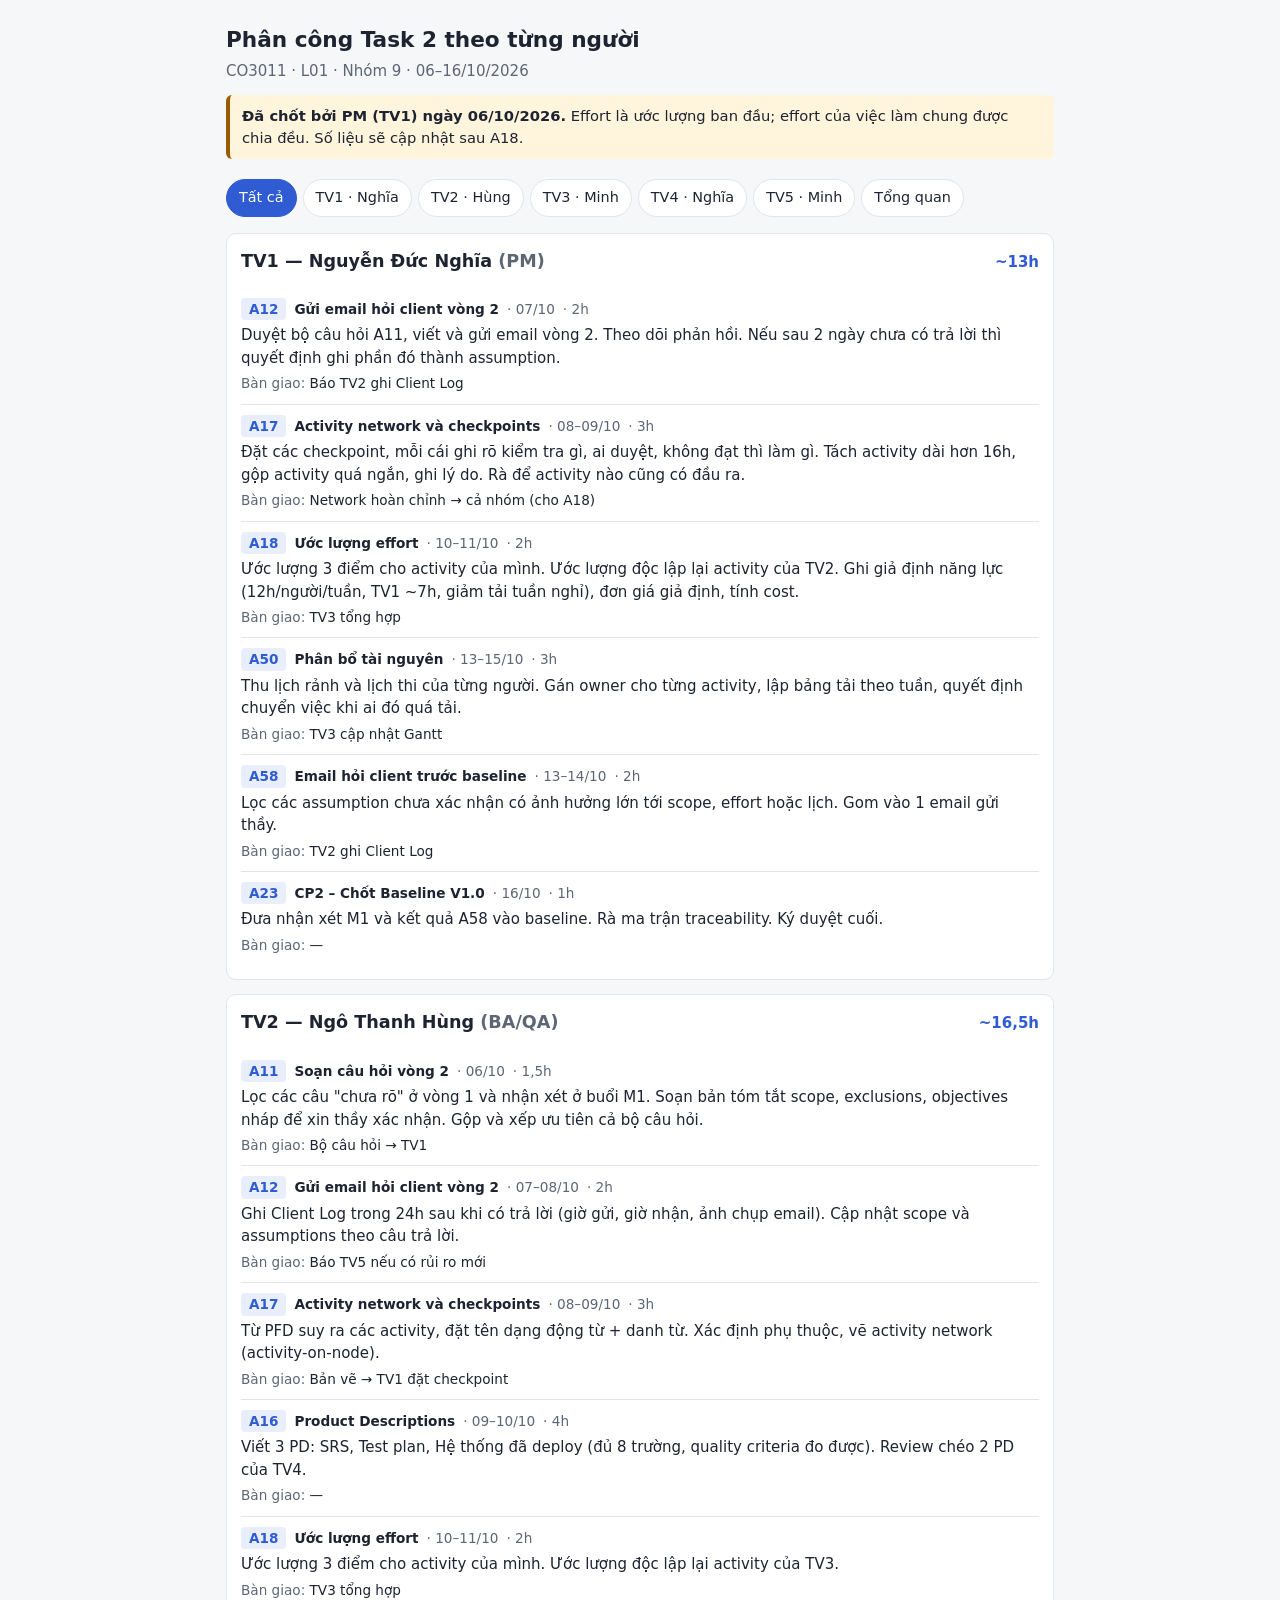
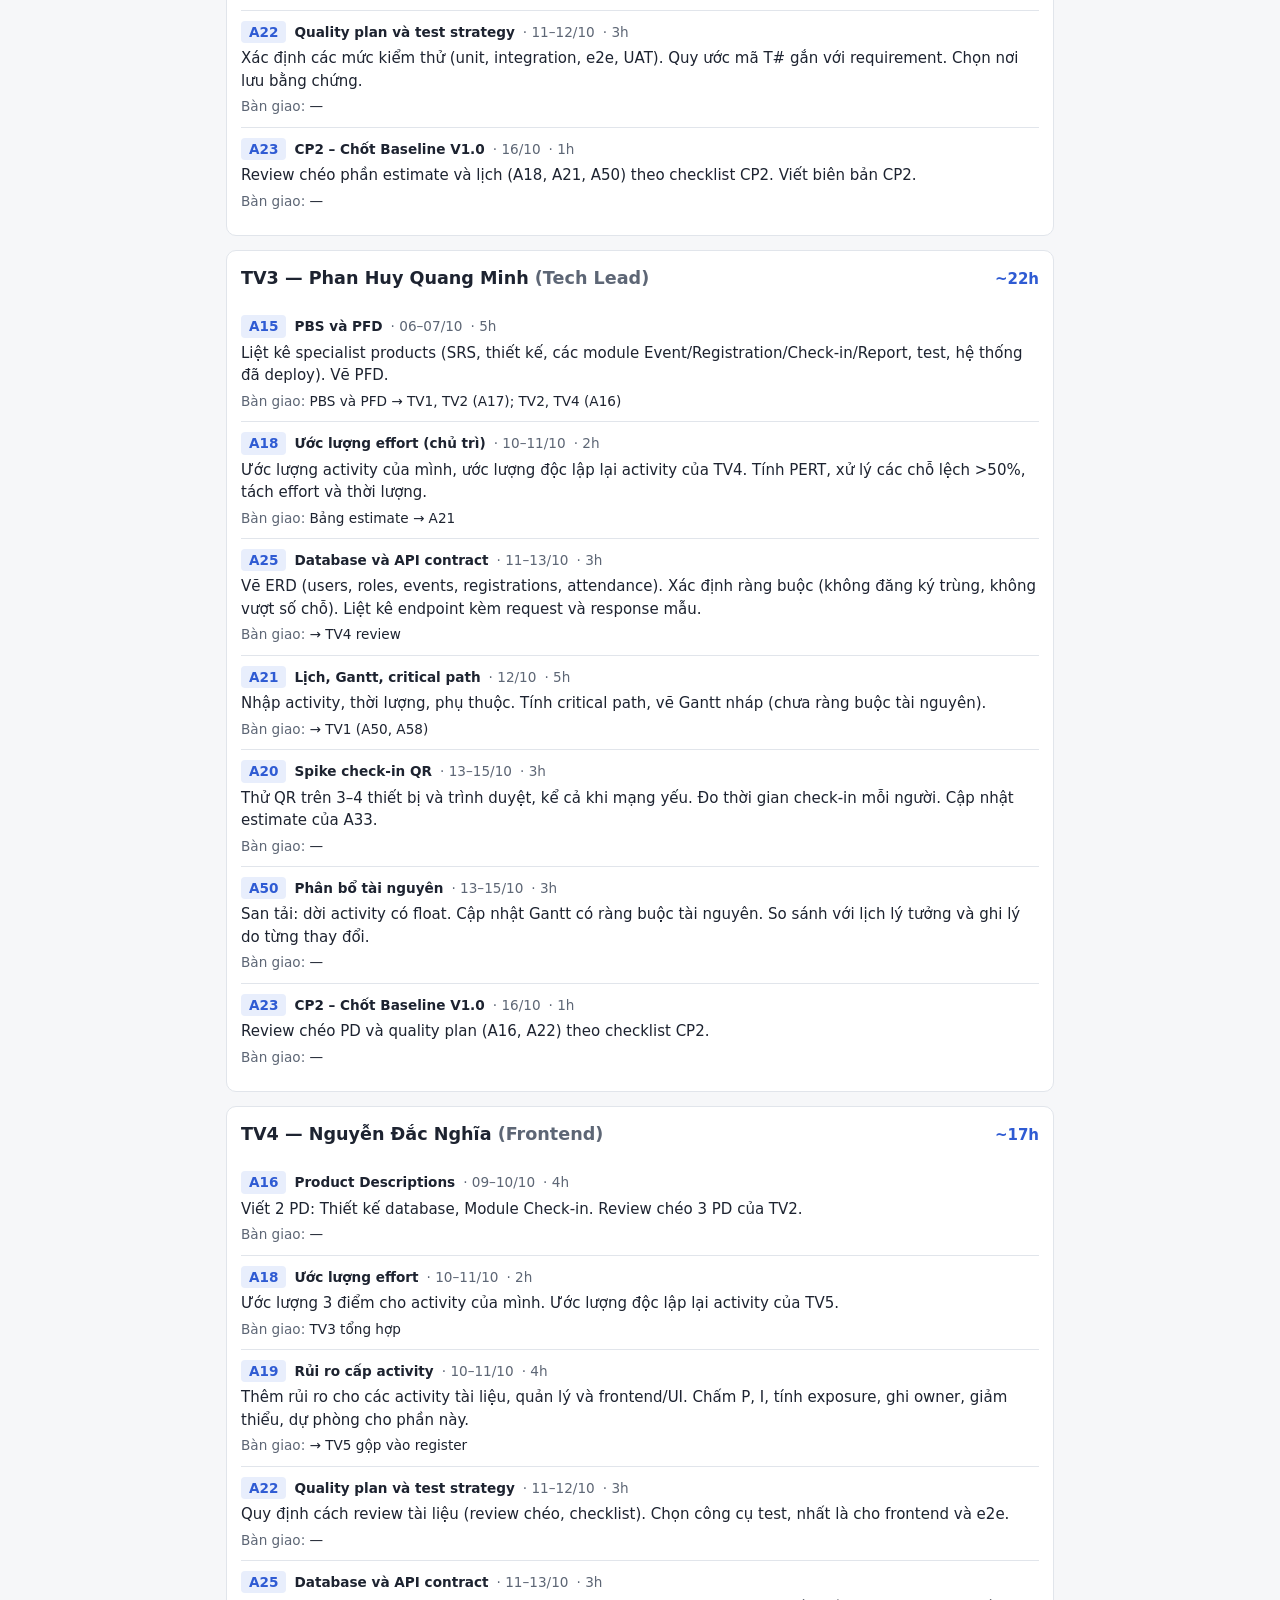
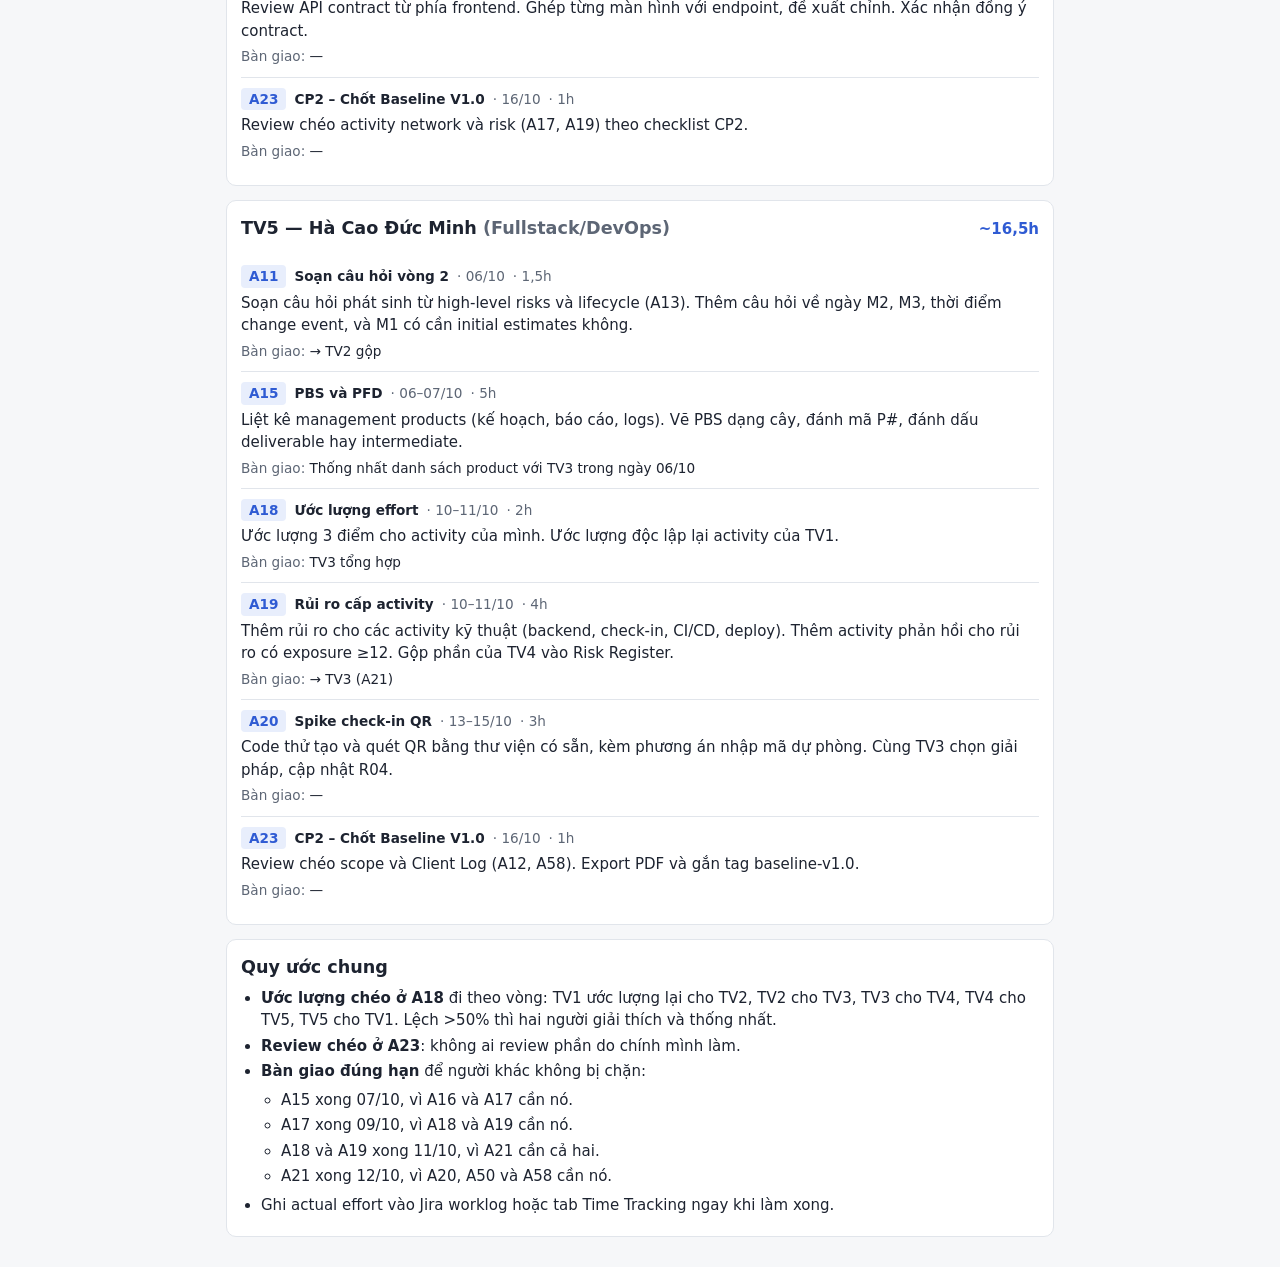
<file: docs/task2/phan-cong-task2.html>
<!doctype html>
<html lang="vi">
<head>
<meta charset="utf-8">
<meta name="viewport" content="width=device-width, initial-scale=1">
<title>Phân công Task 2</title>
<style>
:root{--bg:#f6f7f9;--card:#fff;--text:#1d2330;--muted:#5d6675;--line:#e1e5eb;--accent:#2f5bd3;--accent-soft:#e8eefc;--warn:#9a5b00;--warn-soft:#fff4dc}
@media (prefers-color-scheme:dark){:root:not([data-theme="light"]){--bg:#14171c;--card:#1d2128;--text:#e6e9ee;--muted:#9aa3b1;--line:#2e343e;--accent:#7f9cff;--accent-soft:#232c45;--warn:#f0b54a;--warn-soft:#3a2f17}}
:root[data-theme="dark"]{--bg:#14171c;--card:#1d2128;--text:#e6e9ee;--muted:#9aa3b1;--line:#2e343e;--accent:#7f9cff;--accent-soft:#232c45;--warn:#f0b54a;--warn-soft:#3a2f17}
*{box-sizing:border-box}
body{margin:0;background:var(--bg);color:var(--text);font:15px/1.5 system-ui,-apple-system,"Segoe UI",Roboto,sans-serif}
main{max-width:860px;margin:0 auto;padding:16px}
h1{font-size:1.35rem;margin:8px 0 4px}
h2{font-size:1.1rem;margin:0 0 4px}
.sub{color:var(--muted);margin:0 0 12px}
.note{background:var(--warn-soft);color:var(--text);border-left:4px solid var(--warn);padding:10px 12px;border-radius:6px;margin:12px 0;font-size:.92rem}
.tabs{position:sticky;top:0;z-index:2;background:var(--bg);display:flex;gap:6px;overflow-x:auto;padding:8px 0;margin-bottom:8px}
.tabs button{flex:0 0 auto;border:1px solid var(--line);background:var(--card);color:var(--text);padding:7px 12px;border-radius:999px;font:inherit;font-size:.9rem;cursor:pointer}
.tabs button[aria-selected="true"]{background:var(--accent);border-color:var(--accent);color:#fff}
.person{background:var(--card);border:1px solid var(--line);border-radius:10px;padding:14px;margin-bottom:14px}
.person header{display:flex;justify-content:space-between;align-items:baseline;gap:8px;flex-wrap:wrap;margin-bottom:10px}
.hours{font-weight:600;color:var(--accent)}
.hours.warn{color:var(--warn)}
.task{border-top:1px solid var(--line);padding:10px 0}
.task:first-of-type{border-top:0}
.meta{display:flex;gap:8px;flex-wrap:wrap;align-items:center;font-size:.85rem;color:var(--muted);margin-bottom:4px}
.code{background:var(--accent-soft);color:var(--accent);font-weight:600;padding:1px 8px;border-radius:4px}
.name{font-weight:600;color:var(--text)}
.handoff{font-size:.85rem;color:var(--muted);margin-top:4px}
.handoff b{color:var(--text);font-weight:500}
table{width:100%;border-collapse:collapse;font-size:.88rem}
th,td{text-align:left;padding:7px 8px;border-bottom:1px solid var(--line);vertical-align:top}
th{color:var(--muted);font-weight:600}
.scroll{overflow-x:auto}
ul{padding-left:20px;margin:6px 0}
li{margin:3px 0}
[hidden]{display:none!important}
</style>
</head>
<body>
<main>
  <h1>Phân công Task 2 theo từng người</h1>
  <p class="sub">CO3011 · L01 · Nhóm 9 · 06–16/10/2026</p>
  <div class="note"><b>Đã chốt bởi PM (TV1) ngày 06/10/2026.</b> Effort là ước lượng ban đầu; effort của việc làm chung được chia đều. Số liệu sẽ cập nhật sau A18.</div>

  <nav class="tabs" role="tablist" id="tabs"></nav>
  <div id="people"></div>

  <section class="person" id="overview" hidden>
    <h2>Tổng quan activity</h2>
    <div class="scroll"><table>
      <thead><tr><th>Mã</th><th>Activity</th><th>Người làm</th><th>Effort</th><th>Ngày</th><th>Phụ thuộc</th></tr></thead>
      <tbody id="ov"></tbody>
    </table></div>
  </section>

  <section class="person" id="rules">
    <h2>Quy ước chung</h2>
    <ul>
      <li><b>Ước lượng chéo ở A18</b> đi theo vòng: TV1 ước lượng lại cho TV2, TV2 cho TV3, TV3 cho TV4, TV4 cho TV5, TV5 cho TV1. Lệch &gt;50% thì hai người giải thích và thống nhất.</li>
      <li><b>Review chéo ở A23</b>: không ai review phần do chính mình làm.</li>
      <li><b>Bàn giao đúng hạn</b> để người khác không bị chặn:
        <ul>
          <li>A15 xong 07/10, vì A16 và A17 cần nó.</li>
          <li>A17 xong 09/10, vì A18 và A19 cần nó.</li>
          <li>A18 và A19 xong 11/10, vì A21 cần cả hai.</li>
          <li>A21 xong 12/10, vì A20, A50 và A58 cần nó.</li>
        </ul>
      </li>
      <li>Ghi actual effort vào Jira worklog hoặc tab Time Tracking ngay khi làm xong.</li>
    </ul>
  </section>
</main>
<script>
const people = [
 {id:"TV1",name:"Nguyễn Đức Nghĩa",role:"PM",h:"~13h",tasks:[
  ["07/10","A12","Gửi email hỏi client vòng 2","Duyệt bộ câu hỏi A11, viết và gửi email vòng 2. Theo dõi phản hồi. Nếu sau 2 ngày chưa có trả lời thì quyết định ghi phần đó thành assumption.","2h","Báo TV2 ghi Client Log"],
  ["08–09/10","A17","Activity network và checkpoints","Đặt các checkpoint, mỗi cái ghi rõ kiểm tra gì, ai duyệt, không đạt thì làm gì. Tách activity dài hơn 16h, gộp activity quá ngắn, ghi lý do. Rà để activity nào cũng có đầu ra.","3h","Network hoàn chỉnh → cả nhóm (cho A18)"],
  ["10–11/10","A18","Ước lượng effort","Ước lượng 3 điểm cho activity của mình. Ước lượng độc lập lại activity của TV2. Ghi giả định năng lực (12h/người/tuần, TV1 ~7h, giảm tải tuần nghỉ), đơn giá giả định, tính cost.","2h","TV3 tổng hợp"],
  ["13–15/10","A50","Phân bổ tài nguyên","Thu lịch rảnh và lịch thi của từng người. Gán owner cho từng activity, lập bảng tải theo tuần, quyết định chuyển việc khi ai đó quá tải.","3h","TV3 cập nhật Gantt"],
  ["13–14/10","A58","Email hỏi client trước baseline","Lọc các assumption chưa xác nhận có ảnh hưởng lớn tới scope, effort hoặc lịch. Gom vào 1 email gửi thầy.","2h","TV2 ghi Client Log"],
  ["16/10","A23","CP2 – Chốt Baseline V1.0","Đưa nhận xét M1 và kết quả A58 vào baseline. Rà ma trận traceability. Ký duyệt cuối.","1h","—"]]},
 {id:"TV2",name:"Ngô Thanh Hùng",role:"BA/QA",h:"~16,5h",tasks:[
  ["06/10","A11","Soạn câu hỏi vòng 2","Lọc các câu \"chưa rõ\" ở vòng 1 và nhận xét ở buổi M1. Soạn bản tóm tắt scope, exclusions, objectives nháp để xin thầy xác nhận. Gộp và xếp ưu tiên cả bộ câu hỏi.","1,5h","Bộ câu hỏi → TV1"],
  ["07–08/10","A12","Gửi email hỏi client vòng 2","Ghi Client Log trong 24h sau khi có trả lời (giờ gửi, giờ nhận, ảnh chụp email). Cập nhật scope và assumptions theo câu trả lời.","2h","Báo TV5 nếu có rủi ro mới"],
  ["08–09/10","A17","Activity network và checkpoints","Từ PFD suy ra các activity, đặt tên dạng động từ + danh từ. Xác định phụ thuộc, vẽ activity network (activity-on-node).","3h","Bản vẽ → TV1 đặt checkpoint"],
  ["09–10/10","A16","Product Descriptions","Viết 3 PD: SRS, Test plan, Hệ thống đã deploy (đủ 8 trường, quality criteria đo được). Review chéo 2 PD của TV4.","4h","—"],
  ["10–11/10","A18","Ước lượng effort","Ước lượng 3 điểm cho activity của mình. Ước lượng độc lập lại activity của TV3.","2h","TV3 tổng hợp"],
  ["11–12/10","A22","Quality plan và test strategy","Xác định các mức kiểm thử (unit, integration, e2e, UAT). Quy ước mã T# gắn với requirement. Chọn nơi lưu bằng chứng.","3h","—"],
  ["16/10","A23","CP2 – Chốt Baseline V1.0","Review chéo phần estimate và lịch (A18, A21, A50) theo checklist CP2. Viết biên bản CP2.","1h","—"]]},
 {id:"TV3",name:"Phan Huy Quang Minh",role:"Tech Lead",h:"~22h",tasks:[
  ["06–07/10","A15","PBS và PFD","Liệt kê specialist products (SRS, thiết kế, các module Event/Registration/Check-in/Report, test, hệ thống đã deploy). Vẽ PFD.","5h","PBS và PFD → TV1, TV2 (A17); TV2, TV4 (A16)"],
  ["10–11/10","A18","Ước lượng effort (chủ trì)","Ước lượng activity của mình, ước lượng độc lập lại activity của TV4. Tính PERT, xử lý các chỗ lệch >50%, tách effort và thời lượng.","2h","Bảng estimate → A21"],
  ["11–13/10","A25","Database và API contract","Vẽ ERD (users, roles, events, registrations, attendance). Xác định ràng buộc (không đăng ký trùng, không vượt số chỗ). Liệt kê endpoint kèm request và response mẫu.","3h","→ TV4 review"],
  ["12/10","A21","Lịch, Gantt, critical path","Nhập activity, thời lượng, phụ thuộc. Tính critical path, vẽ Gantt nháp (chưa ràng buộc tài nguyên).","5h","→ TV1 (A50, A58)"],
  ["13–15/10","A20","Spike check-in QR","Thử QR trên 3–4 thiết bị và trình duyệt, kể cả khi mạng yếu. Đo thời gian check-in mỗi người. Cập nhật estimate của A33.","3h","—"],
  ["13–15/10","A50","Phân bổ tài nguyên","San tải: dời activity có float. Cập nhật Gantt có ràng buộc tài nguyên. So sánh với lịch lý tưởng và ghi lý do từng thay đổi.","3h","—"],
  ["16/10","A23","CP2 – Chốt Baseline V1.0","Review chéo PD và quality plan (A16, A22) theo checklist CP2.","1h","—"]]},
 {id:"TV4",name:"Nguyễn Đắc Nghĩa",role:"Frontend",h:"~17h",tasks:[
  ["09–10/10","A16","Product Descriptions","Viết 2 PD: Thiết kế database, Module Check-in. Review chéo 3 PD của TV2.","4h","—"],
  ["10–11/10","A18","Ước lượng effort","Ước lượng 3 điểm cho activity của mình. Ước lượng độc lập lại activity của TV5.","2h","TV3 tổng hợp"],
  ["10–11/10","A19","Rủi ro cấp activity","Thêm rủi ro cho các activity tài liệu, quản lý và frontend/UI. Chấm P, I, tính exposure, ghi owner, giảm thiểu, dự phòng cho phần này.","4h","→ TV5 gộp vào register"],
  ["11–12/10","A22","Quality plan và test strategy","Quy định cách review tài liệu (review chéo, checklist). Chọn công cụ test, nhất là cho frontend và e2e.","3h","—"],
  ["11–13/10","A25","Database và API contract","Review API contract từ phía frontend. Ghép từng màn hình với endpoint, đề xuất chỉnh. Xác nhận đồng ý contract.","3h","—"],
  ["16/10","A23","CP2 – Chốt Baseline V1.0","Review chéo activity network và risk (A17, A19) theo checklist CP2.","1h","—"]]},
 {id:"TV5",name:"Hà Cao Đức Minh",role:"Fullstack/DevOps",h:"~16,5h",tasks:[
  ["06/10","A11","Soạn câu hỏi vòng 2","Soạn câu hỏi phát sinh từ high-level risks và lifecycle (A13). Thêm câu hỏi về ngày M2, M3, thời điểm change event, và M1 có cần initial estimates không.","1,5h","→ TV2 gộp"],
  ["06–07/10","A15","PBS và PFD","Liệt kê management products (kế hoạch, báo cáo, logs). Vẽ PBS dạng cây, đánh mã P#, đánh dấu deliverable hay intermediate.","5h","Thống nhất danh sách product với TV3 trong ngày 06/10"],
  ["10–11/10","A18","Ước lượng effort","Ước lượng 3 điểm cho activity của mình. Ước lượng độc lập lại activity của TV1.","2h","TV3 tổng hợp"],
  ["10–11/10","A19","Rủi ro cấp activity","Thêm rủi ro cho các activity kỹ thuật (backend, check-in, CI/CD, deploy). Thêm activity phản hồi cho rủi ro có exposure ≥12. Gộp phần của TV4 vào Risk Register.","4h","→ TV3 (A21)"],
  ["13–15/10","A20","Spike check-in QR","Code thử tạo và quét QR bằng thư viện có sẵn, kèm phương án nhập mã dự phòng. Cùng TV3 chọn giải pháp, cập nhật R04.","3h","—"],
  ["16/10","A23","CP2 – Chốt Baseline V1.0","Review chéo scope và Client Log (A12, A58). Export PDF và gắn tag baseline-v1.0.","1h","—"]]}
];
const overview = [
 ["A11","Soạn câu hỏi vòng 2","TV2, TV5","3h","06/10","—"],
 ["A12","Gửi email hỏi client vòng 2","TV1, TV2","4h","07–08/10","A11, A49"],
 ["A15","Dựng PBS và PFD","TV3, TV5","10h","06–07/10","A49"],
 ["A17","Activity network và checkpoints","TV1, TV2","6h","08–09/10","A15"],
 ["A16","Product Descriptions (≥5)","TV2, TV4","8h","09–10/10","A15, A12"],
 ["A18","Ước lượng effort từ dưới lên","Cả nhóm (TV3 chủ trì)","10h","10–11/10","A17"],
 ["A19","Rủi ro cấp activity","TV5, TV4","8h","10–11/10","A17, A13"],
 ["A22","Quality plan và test strategy","TV2, TV4","6h","11–12/10","A16"],
 ["A25","Database và API contract","TV3, TV4","6h","11–13/10","—"],
 ["A21","Lịch, Gantt, critical path","TV3","5h","12/10","A18, A19"],
 ["A20","Spike check-in QR","TV3, TV5","6h","13–15/10","A21"],
 ["A50","Phân bổ tài nguyên","TV1, TV3","6h","13–15/10","A21"],
 ["A58","Email hỏi client trước baseline","TV1","2h","13–14/10","A21, A12"],
 ["A23","CP2 – Chốt Baseline V1.0","Cả nhóm","5h","16/10","A50, A25, A22, A58"]
];
const esc = s => String(s).replace(/[&<>"]/g, c => ({"&":"&amp;","<":"&lt;",">":"&gt;",'"':"&quot;"}[c]));
const wrap = document.getElementById("people");
wrap.innerHTML = people.map(p => `
 <section class="person" data-p="${p.id}">
  <header><h2>${p.id} — ${esc(p.name)} <span class="sub">(${esc(p.role)})</span></h2>
  <span class="hours${p.warn ? " warn" : ""}">${p.h}</span></header>
  ${p.tasks.map(t => `<div class="task">
    <div class="meta"><span class="code">${t[1]}</span><span class="name">${esc(t[2])}</span><span>· ${t[0]}</span><span>· ${t[4]}</span></div>
    <div>${esc(t[3])}</div>
    <div class="handoff">Bàn giao: <b>${esc(t[5])}</b></div>
  </div>`).join("")}
 </section>`).join("");
document.getElementById("ov").innerHTML = overview.map(r => `<tr>${r.map((c,i) => `<td>${i===0?`<span class="code">${c}</span>`:esc(c)}</td>`).join("")}</tr>`).join("");

const tabs = [["all","Tất cả"],...people.map(p => [p.id, p.id + " · " + p.name.split(" ").pop()]),["overview","Tổng quan"]];
const nav = document.getElementById("tabs");
nav.innerHTML = tabs.map(([k,l]) => `<button role="tab" data-k="${k}">${esc(l)}</button>`).join("");
function show(k){
  nav.querySelectorAll("button").forEach(b => b.setAttribute("aria-selected", b.dataset.k === k));
  wrap.querySelectorAll(".person").forEach(s => s.hidden = !(k === "all" || s.dataset.p === k));
  document.getElementById("overview").hidden = k !== "overview";
  try { localStorage.setItem("pc-task2-tab", k); } catch(e) {}
}
nav.addEventListener("click", e => { const b = e.target.closest("button"); if (b) show(b.dataset.k); });
let start = "all";
try { start = localStorage.getItem("pc-task2-tab") || "all"; } catch(e) {}
show(tabs.some(t => t[0] === start) ? start : "all");
</script>
</body>
</html>
</file>
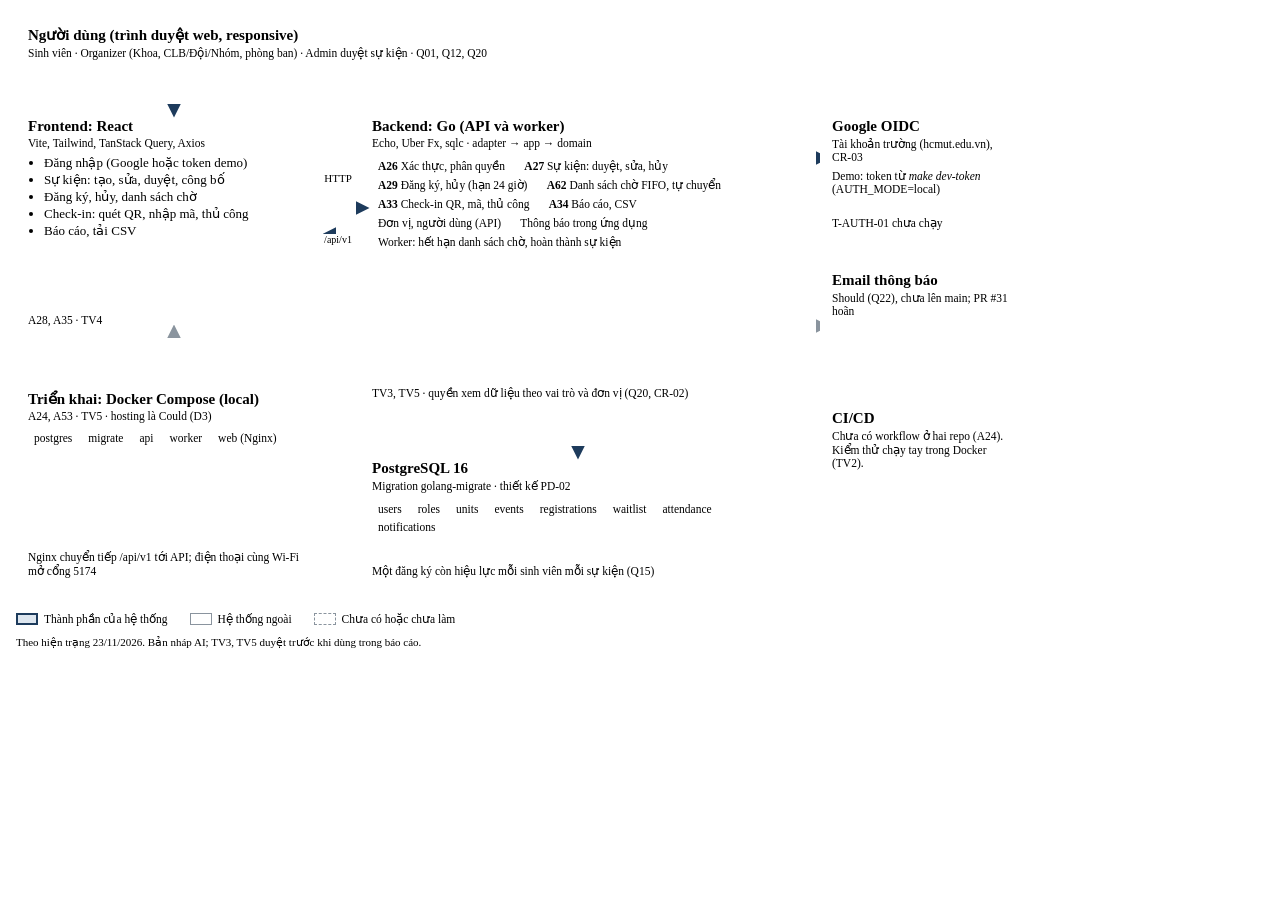
<file: tools/diagrams/architecture.html>
<!doctype html>
<html lang="vi"><head><meta charset="utf-8">
<!-- Hình kiến trúc (báo cáo mục 1.7). Nguồn viết tay; arch.py nhúng style.css vào chỗ /*STYLE*/ rồi xuất HTML độc lập. -->
<style>/*STYLE*/
@page { size: 1040px 660px; margin: 0 }
html, body { width:1040px; height:660px; font-size:13px }
.box { position:absolute; box-sizing:border-box; border:1.5px solid var(--navy); border-radius:4px; padding:10px 12px }
.box h3 { margin:0 0 2px; font-size:15px; font-weight:700; color:var(--navy) }
.box .sub { font-size:11.5px; color:var(--mute); margin-bottom:6px }
.box .foot { position:absolute; left:12px; right:12px; bottom:8px; font-size:11.5px; color:var(--mute) }
.user { background:#fff }
.fe { background:var(--t1) }
.be { background:var(--t2); border-width:2px }
.db { background:var(--t3); border-width:2px }
.ext { background:#fff; border-color:var(--grey); color:var(--ink) }
.ext h3 { color:var(--ink) }
.todo { background:#fff; border:1.5px dashed var(--grey) }
.todo h3 { color:var(--mute) }
.chip { display:inline-block; border:1px solid var(--navy); border-radius:3px; background:#fff; padding:1px 6px; margin:3px 4px 0 0; font-size:11.5px }
.chip b { color:var(--navy) }
.lab { position:absolute; font-size:11.5px; color:var(--mute); background:#fff; padding:0 4px }
ul { margin:2px 0 0; padding-left:16px } li { margin:1px 0 }
path { fill:none; stroke:var(--navy); stroke-width:1.5 }
path.d { stroke:var(--grey); stroke-dasharray:6 4 }
.legend { position:absolute; left:16px; top:612px; font-size:11.5px; color:var(--mute); display:flex; gap:22px; align-items:center }
.sw { display:inline-block; width:22px; height:12px; box-sizing:border-box; margin-right:6px; vertical-align:-2px }
.note { position:absolute; left:16px; top:636px; font-size:11px; color:var(--mute) }
</style></head><body>
<svg width="1040" height="660"><defs>
<marker id="a" markerWidth="9" markerHeight="9" refX="8" refY="4.5" orient="auto"><path d="M0,0 L9,4.5 L0,9 z" style="fill:#1d3b5c;stroke:none"/></marker>
<marker id="g" markerWidth="9" markerHeight="9" refX="8" refY="4.5" orient="auto"><path d="M0,0 L9,4.5 L0,9 z" style="fill:#8a949e;stroke:none"/></marker>
</defs>
<path d="M166,72 L166,108" marker-end="url(#a)"/>
<path d="M316,200 L360,200" marker-end="url(#a)"/>
<path d="M360,226 L316,226" marker-end="url(#a)"/>
<path d="M570,408 L570,450" marker-end="url(#a)"/>
<path d="M780,150 L820,150" marker-end="url(#a)"/>
<path d="M780,318 L820,318" class="d" marker-end="url(#g)"/>
<path d="M166,380 L166,318" class="d" marker-end="url(#g)"/>
</svg>

<div class="box user" style="left:16px;top:16px;width:1008px;height:56px">
  <h3>Người dùng (trình duyệt web, responsive)</h3>
  <div class="sub" style="margin:0">Sinh viên · Organizer (Khoa, CLB/Đội/Nhóm, phòng ban) · Admin duyệt sự kiện · Q01, Q12, Q20</div>
</div>

<div class="box fe" style="left:16px;top:108px;width:300px;height:226px">
  <h3>Frontend: React</h3>
  <div class="sub">Vite, Tailwind, TanStack Query, Axios</div>
  <ul>
    <li>Đăng nhập (Google hoặc token demo)</li>
    <li>Sự kiện: tạo, sửa, duyệt, công bố</li>
    <li>Đăng ký, hủy, danh sách chờ</li>
    <li>Check-in: quét QR, nhập mã, thủ công</li>
    <li>Báo cáo, tải CSV</li>
  </ul>
  <div class="foot">A28, A35 · TV4</div>
</div>
<div class="lab" style="left:317px;top:172px;width:42px;padding:0;text-align:center;font-size:11px">HTTP</div>
<div class="lab" style="left:317px;top:234px;width:42px;padding:0;text-align:center;font-size:10px">/api/v1</div>

<div class="box be" style="left:360px;top:108px;width:420px;height:300px">
  <h3>Backend: Go (API và worker)</h3>
  <div class="sub">Echo, Uber Fx, sqlc · adapter → app → domain</div>
  <span class="chip"><b>A26</b> Xác thực, phân quyền</span>
  <span class="chip"><b>A27</b> Sự kiện: duyệt, sửa, hủy</span>
  <span class="chip"><b>A29</b> Đăng ký, hủy (hạn 24 giờ)</span>
  <span class="chip"><b>A62</b> Danh sách chờ FIFO, tự chuyển</span>
  <span class="chip"><b>A33</b> Check-in QR, mã, thủ công</span>
  <span class="chip"><b>A34</b> Báo cáo, CSV</span>
  <span class="chip">Đơn vị, người dùng (API)</span>
  <span class="chip">Thông báo trong ứng dụng</span>
  <span class="chip">Worker: hết hạn danh sách chờ, hoàn thành sự kiện</span>
  <div class="foot">TV3, TV5 · quyền xem dữ liệu theo vai trò và đơn vị (Q20, CR-02)</div>
</div>

<div class="box ext" style="left:820px;top:108px;width:204px;height:130px">
  <h3>Google OIDC</h3>
  <div class="sub">Tài khoản trường (hcmut.edu.vn), CR-03</div>
  <div class="sub" style="margin:0">Demo: token từ <i>make dev-token</i> (AUTH_MODE=local)</div>
  <div class="foot">T-AUTH-01 chưa chạy</div>
</div>

<div class="box todo" style="left:820px;top:262px;width:204px;height:112px">
  <h3>Email thông báo</h3>
  <div class="sub" style="margin:0">Should (Q22), chưa lên main; PR #31 hoãn</div>
</div>

<div class="box db" style="left:360px;top:450px;width:420px;height:136px">
  <h3>PostgreSQL 16</h3>
  <div class="sub">Migration golang-migrate · thiết kế PD-02</div>
  <span class="chip">users</span><span class="chip">roles</span><span class="chip">units</span><span class="chip">events</span><span class="chip">registrations</span><span class="chip">waitlist</span><span class="chip">attendance</span><span class="chip">notifications</span>
  <div class="foot">Một đăng ký còn hiệu lực mỗi sinh viên mỗi sự kiện (Q15)</div>
</div>

<div class="box fe" style="left:16px;top:380px;width:300px;height:206px;background:#fff">
  <h3>Triển khai: Docker Compose (local)</h3>
  <div class="sub">A24, A53 · TV5 · hosting là Could (D3)</div>
  <span class="chip">postgres</span><span class="chip">migrate</span><span class="chip">api</span><span class="chip">worker</span><span class="chip">web (Nginx)</span>
  <div class="foot">Nginx chuyển tiếp /api/v1 tới API; điện thoại cùng Wi-Fi mở cổng 5174</div>
</div>

<div class="box todo" style="left:820px;top:400px;width:204px;height:186px">
  <h3>CI/CD</h3>
  <div class="sub" style="margin:0">Chưa có workflow ở hai repo (A24). Kiểm thử chạy tay trong Docker (TV2).</div>
</div>

<div class="legend">
  <span><span class="sw" style="background:#dde6ef;border:2px solid #1d3b5c"></span>Thành phần của hệ thống</span>
  <span><span class="sw" style="background:#fff;border:1.5px solid #8a949e"></span>Hệ thống ngoài</span>
  <span><span class="sw" style="background:#fff;border:1.5px dashed #8a949e"></span>Chưa có hoặc chưa làm</span>
</div>
<div class="note">Theo hiện trạng 23/11/2026. Bản nháp AI; TV3, TV5 duyệt trước khi dùng trong báo cáo.</div>
</body></html>
</file>
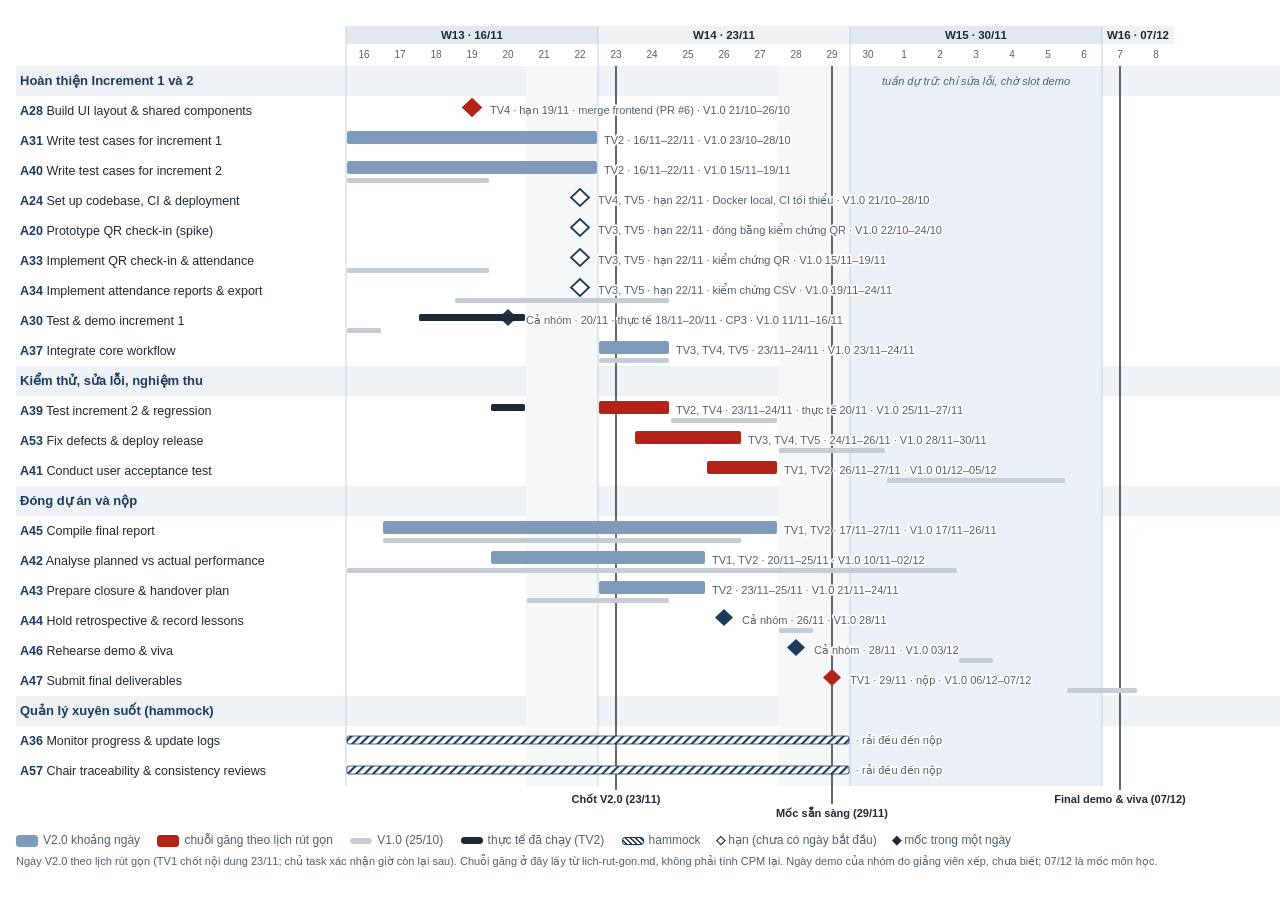
<file: docs/task2/img/gantt-v2.html>
<!doctype html><html lang="vi"><head><meta charset="utf-8"><style>/* Kiểu chung cho mọi hình báo cáo. Mỗi generator nhúng file này vào HTML qua common.css(). */
:root {
  --ink: #1f2933;       /* chữ */
  --mute: #52606d;      /* chữ phụ, nét phụ */
  --navy: #1d3b5c;      /* màu nhấn duy nhất, cho khung và mũi tên */
  --t1: #f1f5f9;        /* nền nhạt */
  --t2: #dde6ef;        /* nền vừa */
  --t3: #c3d1e0;        /* nền đậm */
  --grey: #8a949e;      /* nét đứt, phần ngoài hoặc chưa làm */
  --crit: #b42318;      /* chỉ dùng cho đường găng */
  --critbg: #fdecea;
}
html, body {
  margin: 0; background: #fff; color: var(--ink);
  font-family: "Noto Sans", "Segoe UI", Arial, sans-serif; line-height: 1.4;
}
svg { position: absolute; left: 0; top: 0 }
/* Chú giải: cùng một mẫu cho mọi hình */
.lg { position: absolute; font-size: 12px; color: var(--mute); line-height: 1.7 }
.lg i { display: inline-block; width: 22px; height: 12px; box-sizing: border-box; vertical-align: middle;
        margin: 0 5px 0 14px; border: 1.5px solid var(--navy); border-radius: 3px; background: #fff }
.lg i:first-child { margin-left: 0 }
.lg .note { display: block; font-size: 11px; margin-top: 2px }

@page { size: 1420px 904px; margin: 0 }
html,body { width:1420px; height:904px }
.wk0 { fill:#eef2f6 } .wk1 { fill:#e1e8ef } .we { fill:#f6f7f9 } .wl { stroke:#c3d1e0; stroke-width:1 }
.resv { fill:#eaf0f6 } .rsv { font-size:11px; fill:var(--mute); text-anchor:middle; font-style:italic }
.sec { fill:#eef2f6 } .wkt { font-size:11.5px; text-anchor:middle; fill:var(--ink); font-weight:600 }
.dt { font-size:10px; text-anchor:middle; fill:var(--mute) }
.sect { font-size:13px; font-weight:700; fill:var(--navy) } .lbl { font-size:12.5px; fill:var(--ink) } .id { font-weight:700; fill:var(--navy) }
.bl { font-size:11px; fill:var(--mute); paint-order:stroke; stroke:#fff; stroke-width:3.5px; stroke-linejoin:round }
.bar { fill:#7f9bbb } .crit { fill:var(--crit) } .v1 { fill:#c5ccd3 } .actual { fill:var(--ink) }
.dueq { fill:#fff; stroke:var(--navy); stroke-width:1.8 } .dueq.crit { stroke:var(--crit) }
polygon.bar { fill:var(--navy) } polygon.crit { fill:var(--crit) }
.ham { fill:url(#hatch); stroke:var(--navy); stroke-width:.8 }
.mk { stroke:var(--ink); stroke-width:1.4 } .mkt { font-size:11px; text-anchor:middle; fill:var(--ink); font-weight:600 }
.lg { left:16px; right:16px }
.lg i.bar { background:#7f9bbb; border-color:#7f9bbb } .lg i.crit { background:var(--crit); border-color:var(--crit) }
.lg i.v1 { background:#c5ccd3; border-color:#c5ccd3; height:6px } .lg i.actual { background:var(--ink); border-color:var(--ink); height:7px }
.lg i.ham { height:8px; border-color:var(--navy); background:repeating-linear-gradient(45deg,#fff 0 2px,var(--navy) 2px 3.5px) }
.lg b { margin-left:12px; color:var(--ink) }
</style></head><body><svg width="1420" height="904"><defs><pattern id="hatch" width="6" height="6" patternUnits="userSpaceOnUse" patternTransform="rotate(45)"><rect width="6" height="6" fill="#fff"/><rect width="2.2" height="6" fill="#1d3b5c"/></pattern></defs><rect x="16" y="696" width="1388" height="30" class="sec"/><rect x="16" y="486" width="1388" height="30" class="sec"/><rect x="16" y="366" width="1388" height="30" class="sec"/><rect x="16" y="66" width="1388" height="30" class="sec"/><rect x="526" y="66" width="36" height="720" class="we"/><rect x="562" y="66" width="36" height="720" class="we"/><rect x="778" y="66" width="36" height="720" class="we"/><rect x="814" y="66" width="36" height="720" class="we"/><rect x="1030" y="66" width="36" height="720" class="we"/><rect x="1066" y="66" width="36" height="720" class="we"/><rect x="850" y="66" width="252" height="720" class="resv"/><line x1="616.0" y1="66" x2="616.0" y2="790" class="mk"/><line x1="832.0" y1="66" x2="832.0" y2="804" class="mk"/><line x1="1120.0" y1="66" x2="1120.0" y2="790" class="mk"/><rect x="346" y="26" width="252" height="18" class="wk1"/><line x1="346" y1="26" x2="346" y2="786" class="wl"/><rect x="598" y="26" width="252" height="18" class="wk0"/><line x1="598" y1="26" x2="598" y2="786" class="wl"/><rect x="850" y="26" width="252" height="18" class="wk1"/><line x1="850" y1="26" x2="850" y2="786" class="wl"/><rect x="1102" y="26" width="72" height="18" class="wk0"/><line x1="1102" y1="26" x2="1102" y2="786" class="wl"/><polygon points="472.0,99 481.0,107.5 472.0,116 463.0,107.5" class="dueq crit"/><rect x="347" y="131" width="250" height="13" rx="2" class="bar"/><rect x="347" y="161" width="250" height="13" rx="2" class="bar"/><rect x="347" y="178" width="142" height="5" rx="1.5" class="v1"/><polygon points="580.0,189 589.0,197.5 580.0,206 571.0,197.5" class="dueq"/><polygon points="580.0,219 589.0,227.5 580.0,236 571.0,227.5" class="dueq"/><polygon points="580.0,249 589.0,257.5 580.0,266 571.0,257.5" class="dueq"/><rect x="347" y="268" width="142" height="5" rx="1.5" class="v1"/><polygon points="580.0,279 589.0,287.5 580.0,296 571.0,287.5" class="dueq"/><rect x="455" y="298" width="214" height="5" rx="1.5" class="v1"/><polygon points="508.0,309 517.0,317.5 508.0,326 499.0,317.5" class="bar"/><rect x="419" y="314" width="106" height="7" rx="1.5" class="actual"/><rect x="347" y="328" width="34" height="5" rx="1.5" class="v1"/><rect x="599" y="341" width="70" height="13" rx="2" class="bar"/><rect x="599" y="358" width="70" height="5" rx="1.5" class="v1"/><rect x="599" y="401" width="70" height="13" rx="2" class="crit"/><rect x="491" y="404" width="34" height="7" rx="1.5" class="actual"/><rect x="671" y="418" width="106" height="5" rx="1.5" class="v1"/><rect x="635" y="431" width="106" height="13" rx="2" class="crit"/><rect x="779" y="448" width="106" height="5" rx="1.5" class="v1"/><rect x="707" y="461" width="70" height="13" rx="2" class="crit"/><rect x="887" y="478" width="178" height="5" rx="1.5" class="v1"/><rect x="383" y="521" width="394" height="13" rx="2" class="bar"/><rect x="383" y="538" width="358" height="5" rx="1.5" class="v1"/><rect x="491" y="551" width="214" height="13" rx="2" class="bar"/><rect x="347" y="568" width="610" height="5" rx="1.5" class="v1"/><rect x="599" y="581" width="106" height="13" rx="2" class="bar"/><rect x="527" y="598" width="142" height="5" rx="1.5" class="v1"/><polygon points="724.0,609 733.0,617.5 724.0,626 715.0,617.5" class="bar"/><rect x="779" y="628" width="34" height="5" rx="1.5" class="v1"/><polygon points="796.0,639 805.0,647.5 796.0,656 787.0,647.5" class="bar"/><rect x="959" y="658" width="34" height="5" rx="1.5" class="v1"/><polygon points="832.0,669 841.0,677.5 832.0,686 823.0,677.5" class="crit"/><rect x="1067" y="688" width="70" height="5" rx="1.5" class="v1"/><rect x="347" y="736" width="502" height="8" rx="2" class="ham"/><rect x="347" y="766" width="502" height="8" rx="2" class="ham"/><text x="472.0" y="39" class="wkt">W13 · 16/11</text><text x="364.0" y="58" class="dt">16</text><text x="400.0" y="58" class="dt">17</text><text x="436.0" y="58" class="dt">18</text><text x="472.0" y="58" class="dt">19</text><text x="508.0" y="58" class="dt">20</text><text x="544.0" y="58" class="dt">21</text><text x="580.0" y="58" class="dt">22</text><text x="724.0" y="39" class="wkt">W14 · 23/11</text><text x="616.0" y="58" class="dt">23</text><text x="652.0" y="58" class="dt">24</text><text x="688.0" y="58" class="dt">25</text><text x="724.0" y="58" class="dt">26</text><text x="760.0" y="58" class="dt">27</text><text x="796.0" y="58" class="dt">28</text><text x="832.0" y="58" class="dt">29</text><text x="976.0" y="39" class="wkt">W15 · 30/11</text><text x="868.0" y="58" class="dt">30</text><text x="904.0" y="58" class="dt">1</text><text x="940.0" y="58" class="dt">2</text><text x="976.0" y="58" class="dt">3</text><text x="1012.0" y="58" class="dt">4</text><text x="1048.0" y="58" class="dt">5</text><text x="1084.0" y="58" class="dt">6</text><text x="1138.0" y="39" class="wkt">W16 · 07/12</text><text x="1120.0" y="58" class="dt">7</text><text x="1156.0" y="58" class="dt">8</text><text x="976.0" y="85" class="rsv">tuần dự trữ: chỉ sửa lỗi, chờ slot demo</text><text x="20" y="85" class="sect">Hoàn thiện Increment 1 và 2</text><text x="20" y="115" class="lbl"><tspan class="id">A28</tspan> Build UI layout &amp; shared components</text><text x="490.0" y="114" class="bl">TV4 · hạn 19/11 · merge frontend (PR #6) · V1.0 21/10–26/10</text><text x="20" y="145" class="lbl"><tspan class="id">A31</tspan> Write test cases for increment 1</text><text x="604" y="144" class="bl">TV2 · 16/11–22/11 · V1.0 23/10–28/10</text><text x="20" y="175" class="lbl"><tspan class="id">A40</tspan> Write test cases for increment 2</text><text x="604" y="174" class="bl">TV2 · 16/11–22/11 · V1.0 15/11–19/11</text><text x="20" y="205" class="lbl"><tspan class="id">A24</tspan> Set up codebase, CI &amp; deployment</text><text x="598.0" y="204" class="bl">TV4, TV5 · hạn 22/11 · Docker local, CI tối thiểu · V1.0 21/10–28/10</text><text x="20" y="235" class="lbl"><tspan class="id">A20</tspan> Prototype QR check-in (spike)</text><text x="598.0" y="234" class="bl">TV3, TV5 · hạn 22/11 · đóng bằng kiểm chứng QR · V1.0 22/10–24/10</text><text x="20" y="265" class="lbl"><tspan class="id">A33</tspan> Implement QR check-in &amp; attendance</text><text x="598.0" y="264" class="bl">TV3, TV5 · hạn 22/11 · kiểm chứng QR · V1.0 15/11–19/11</text><text x="20" y="295" class="lbl"><tspan class="id">A34</tspan> Implement attendance reports &amp; export</text><text x="598.0" y="294" class="bl">TV3, TV5 · hạn 22/11 · kiểm chứng CSV · V1.0 19/11–24/11</text><text x="20" y="325" class="lbl"><tspan class="id">A30</tspan> Test &amp; demo increment 1</text><text x="526.0" y="324" class="bl">Cả nhóm · 20/11 · thực tế 18/11–20/11 · CP3 · V1.0 11/11–16/11</text><text x="20" y="355" class="lbl"><tspan class="id">A37</tspan> Integrate core workflow</text><text x="676" y="354" class="bl">TV3, TV4, TV5 · 23/11–24/11 · V1.0 23/11–24/11</text><text x="20" y="385" class="sect">Kiểm thử, sửa lỗi, nghiệm thu</text><text x="20" y="415" class="lbl"><tspan class="id">A39</tspan> Test increment 2 &amp; regression</text><text x="676" y="414" class="bl">TV2, TV4 · 23/11–24/11 · thực tế 20/11 · V1.0 25/11–27/11</text><text x="20" y="445" class="lbl"><tspan class="id">A53</tspan> Fix defects &amp; deploy release</text><text x="748" y="444" class="bl">TV3, TV4, TV5 · 24/11–26/11 · V1.0 28/11–30/11</text><text x="20" y="475" class="lbl"><tspan class="id">A41</tspan> Conduct user acceptance test</text><text x="784" y="474" class="bl">TV1, TV2 · 26/11–27/11 · V1.0 01/12–05/12</text><text x="20" y="505" class="sect">Đóng dự án và nộp</text><text x="20" y="535" class="lbl"><tspan class="id">A45</tspan> Compile final report</text><text x="784" y="534" class="bl">TV1, TV2 · 17/11–27/11 · V1.0 17/11–26/11</text><text x="20" y="565" class="lbl"><tspan class="id">A42</tspan> Analyse planned vs actual performance</text><text x="712" y="564" class="bl">TV1, TV2 · 20/11–25/11 · V1.0 10/11–02/12</text><text x="20" y="595" class="lbl"><tspan class="id">A43</tspan> Prepare closure &amp; handover plan</text><text x="712" y="594" class="bl">TV2 · 23/11–25/11 · V1.0 21/11–24/11</text><text x="20" y="625" class="lbl"><tspan class="id">A44</tspan> Hold retrospective &amp; record lessons</text><text x="742.0" y="624" class="bl">Cả nhóm · 26/11 · V1.0 28/11</text><text x="20" y="655" class="lbl"><tspan class="id">A46</tspan> Rehearse demo &amp; viva</text><text x="814.0" y="654" class="bl">Cả nhóm · 28/11 · V1.0 03/12</text><text x="20" y="685" class="lbl"><tspan class="id">A47</tspan> Submit final deliverables</text><text x="850.0" y="684" class="bl">TV1 · 29/11 · nộp · V1.0 06/12–07/12</text><text x="20" y="715" class="sect">Quản lý xuyên suốt (hammock)</text><text x="20" y="745" class="lbl"><tspan class="id">A36</tspan> Monitor progress &amp; update logs</text><text x="856" y="744" class="bl"> · rải đều đến nộp</text><text x="20" y="775" class="lbl"><tspan class="id">A57</tspan> Chair traceability &amp; consistency reviews</text><text x="856" y="774" class="bl"> · rải đều đến nộp</text><text x="616.0" y="803" class="mkt">Chốt V2.0 (23/11)</text><text x="832.0" y="817" class="mkt">Mốc sẵn sàng (29/11)</text><text x="1120.0" y="803" class="mkt">Final demo & viva (07/12)</text></svg><div class="lg" style="top:830px"><i class="bar"></i>V2.0 khoảng ngày <i class="crit"></i>chuỗi găng theo lịch rút gọn <i class="v1"></i>V1.0 (25/10) <i class="actual"></i>thực tế đã chạy (TV2) <i class="ham"></i>hammock <b>◇</b> hạn (chưa có ngày bắt đầu) <b>◆</b> mốc trong một ngày<span class="note">Ngày V2.0 theo lịch rút gọn (TV1 chốt nội dung 23/11; chủ task xác nhận giờ còn lại sau). Chuỗi găng ở đây lấy từ lich-rut-gon.md, không phải tính CPM lại. Ngày demo của nhóm do giảng viên xếp, chưa biết; 07/12 là mốc môn học.</span></div></body></html>
</file>
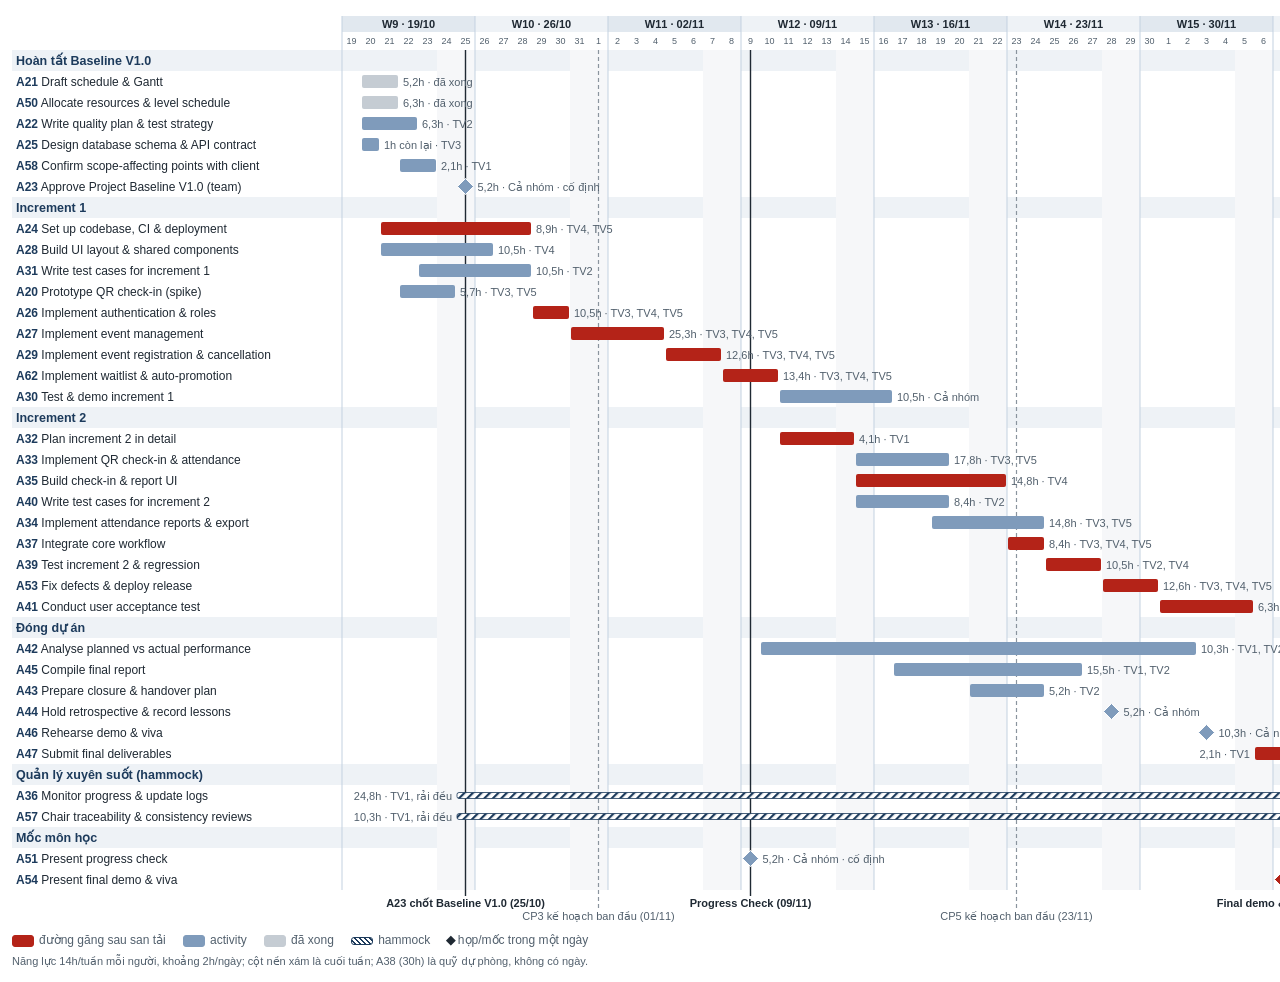
<file: docs/task2/img/gantt.html>
<!doctype html><html lang="vi"><head><meta charset="utf-8"><style>/* Kiểu chung cho mọi hình báo cáo. Mỗi generator nhúng file này vào HTML qua common.css(). */
:root {
  --ink: #1f2933;       /* chữ */
  --mute: #52606d;      /* chữ phụ, nét phụ */
  --navy: #1d3b5c;      /* màu nhấn duy nhất, cho khung và mũi tên */
  --t1: #f1f5f9;        /* nền nhạt */
  --t2: #dde6ef;        /* nền vừa */
  --t3: #c3d1e0;        /* nền đậm */
  --grey: #8a949e;      /* nét đứt, phần ngoài hoặc chưa làm */
  --crit: #b42318;      /* chỉ dùng cho đường găng */
  --critbg: #fdecea;
}
html, body {
  margin: 0; background: #fff; color: var(--ink);
  font-family: "Noto Sans", "Segoe UI", Arial, sans-serif; line-height: 1.4;
}
svg { position: absolute; left: 0; top: 0 }
/* Chú giải: cùng một mẫu cho mọi hình */
.lg { position: absolute; font-size: 12px; color: var(--mute); line-height: 1.7 }
.lg i { display: inline-block; width: 22px; height: 12px; box-sizing: border-box; vertical-align: middle;
        margin: 0 5px 0 14px; border: 1.5px solid var(--navy); border-radius: 3px; background: #fff }
.lg i:first-child { margin-left: 0 }
.lg .note { display: block; font-size: 11px; margin-top: 2px }

@page { size: 1424px 982px; margin: 0 }
html,body { width:1424px; height:982px }
.wk0 { fill:#eef2f6 } .wk1 { fill:#e1e8ef } .we { fill:#f6f7f9 } .wl { stroke:#c3d1e0; stroke-width:1 }
.sec { fill:#eef2f6 } .wkt { font-size:11px; text-anchor:middle; fill:var(--ink); font-weight:600 }
.dt { font-size:9px; text-anchor:middle; fill:var(--mute) }
.sect { font-size:12.5px; font-weight:700; fill:var(--navy) } .lbl { font-size:12px; fill:var(--ink) } .id { font-weight:700; fill:var(--navy) }
.bl { font-size:11px; fill:var(--mute) }
.bar { fill:#7f9bbb } .crit { fill:var(--crit) } .done { fill:#c5ccd3 } .ham { fill:url(#hatch); stroke:var(--navy); stroke-width:.8 }
.ms { stroke:#fff; stroke-width:1 }
.mk { stroke:var(--ink); stroke-width:1.4 } .old { stroke:var(--grey); stroke-width:1.2; stroke-dasharray:4 3 }
.mkt, .oldt { font-size:11px; text-anchor:middle } .mkt { fill:var(--ink); font-weight:600 } .oldt { fill:var(--mute) }
.lg { left:12px; right:12px }
.lg i.bar { background:#7f9bbb; border-color:#7f9bbb } .lg i.crit { background:var(--crit); border-color:var(--crit) }
.lg i.done { background:#c5ccd3; border-color:#c5ccd3 }
.lg i.ham { height:8px; border-color:var(--navy); background:repeating-linear-gradient(45deg,#fff 0 2px,var(--navy) 2px 3.5px) }
.lg b { margin-left:12px; color:var(--ink) }
</style></head><body><svg width="1424" height="982"><defs><pattern id="hatch" width="6" height="6" patternUnits="userSpaceOnUse" patternTransform="rotate(45)"><rect width="6" height="6" fill="#fff"/><rect width="2.2" height="6" fill="#1d3b5c"/></pattern></defs><rect x="12" y="827" width="1400" height="21" class="sec"/><rect x="12" y="764" width="1400" height="21" class="sec"/><rect x="12" y="617" width="1400" height="21" class="sec"/><rect x="12" y="407" width="1400" height="21" class="sec"/><rect x="12" y="197" width="1400" height="21" class="sec"/><rect x="12" y="50" width="1400" height="21" class="sec"/><rect x="437" y="50" width="19" height="840" class="we"/><rect x="456" y="50" width="19" height="840" class="we"/><rect x="570" y="50" width="19" height="840" class="we"/><rect x="589" y="50" width="19" height="840" class="we"/><rect x="703" y="50" width="19" height="840" class="we"/><rect x="722" y="50" width="19" height="840" class="we"/><rect x="836" y="50" width="19" height="840" class="we"/><rect x="855" y="50" width="19" height="840" class="we"/><rect x="969" y="50" width="19" height="840" class="we"/><rect x="988" y="50" width="19" height="840" class="we"/><rect x="1102" y="50" width="19" height="840" class="we"/><rect x="1121" y="50" width="19" height="840" class="we"/><rect x="1235" y="50" width="19" height="840" class="we"/><rect x="1254" y="50" width="19" height="840" class="we"/><line x1="465.5" y1="50" x2="465.5" y2="896" class="mk"/><line x1="598.5" y1="50" x2="598.5" y2="909" class="old"/><line x1="750.5" y1="50" x2="750.5" y2="896" class="mk"/><line x1="1016.5" y1="50" x2="1016.5" y2="909" class="old"/><line x1="1282.5" y1="50" x2="1282.5" y2="896" class="mk"/><rect x="342" y="16" width="133" height="16" class="wk1"/><line x1="342" y1="16" x2="342" y2="890" class="wl"/><rect x="475" y="16" width="133" height="16" class="wk0"/><line x1="475" y1="16" x2="475" y2="890" class="wl"/><rect x="608" y="16" width="133" height="16" class="wk1"/><line x1="608" y1="16" x2="608" y2="890" class="wl"/><rect x="741" y="16" width="133" height="16" class="wk0"/><line x1="741" y1="16" x2="741" y2="890" class="wl"/><rect x="874" y="16" width="133" height="16" class="wk1"/><line x1="874" y1="16" x2="874" y2="890" class="wl"/><rect x="1007" y="16" width="133" height="16" class="wk0"/><line x1="1007" y1="16" x2="1007" y2="890" class="wl"/><rect x="1140" y="16" width="133" height="16" class="wk1"/><line x1="1140" y1="16" x2="1140" y2="890" class="wl"/><rect x="1273" y="16" width="133" height="16" class="wk0"/><line x1="1273" y1="16" x2="1273" y2="890" class="wl"/><rect x="362" y="75.0" width="36" height="13" rx="2" class="done"/><rect x="362" y="96.0" width="36" height="13" rx="2" class="done"/><rect x="362" y="117.0" width="55" height="13" rx="2" class="bar"/><rect x="362" y="138.0" width="17" height="13" rx="2" class="bar"/><rect x="400" y="159.0" width="36" height="13" rx="2" class="bar"/><polygon points="465.5,178.5 473.5,186.5 465.5,194.5 457.5,186.5" class="bar ms"/><rect x="381" y="222.0" width="150" height="13" rx="2" class="crit"/><rect x="381" y="243.0" width="112" height="13" rx="2" class="bar"/><rect x="419" y="264.0" width="112" height="13" rx="2" class="bar"/><rect x="400" y="285.0" width="55" height="13" rx="2" class="bar"/><rect x="533" y="306.0" width="36" height="13" rx="2" class="crit"/><rect x="571" y="327.0" width="93" height="13" rx="2" class="crit"/><rect x="666" y="348.0" width="55" height="13" rx="2" class="crit"/><rect x="723" y="369.0" width="55" height="13" rx="2" class="crit"/><rect x="780" y="390.0" width="112" height="13" rx="2" class="bar"/><rect x="780" y="432.0" width="74" height="13" rx="2" class="crit"/><rect x="856" y="453.0" width="93" height="13" rx="2" class="bar"/><rect x="856" y="474.0" width="150" height="13" rx="2" class="crit"/><rect x="856" y="495.0" width="93" height="13" rx="2" class="bar"/><rect x="932" y="516.0" width="112" height="13" rx="2" class="bar"/><rect x="1008" y="537.0" width="36" height="13" rx="2" class="crit"/><rect x="1046" y="558.0" width="55" height="13" rx="2" class="crit"/><rect x="1103" y="579.0" width="55" height="13" rx="2" class="crit"/><rect x="1160" y="600.0" width="93" height="13" rx="2" class="crit"/><rect x="761" y="642.0" width="435" height="13" rx="2" class="bar"/><rect x="894" y="663.0" width="188" height="13" rx="2" class="bar"/><rect x="970" y="684.0" width="74" height="13" rx="2" class="bar"/><polygon points="1111.5,703.5 1119.5,711.5 1111.5,719.5 1103.5,711.5" class="bar ms"/><polygon points="1206.5,724.5 1214.5,732.5 1206.5,740.5 1198.5,732.5" class="bar ms"/><rect x="1255" y="747.0" width="36" height="13" rx="2" class="crit"/><rect x="457" y="792.5" width="834" height="6" rx="2" class="ham"/><rect x="457" y="813.5" width="834" height="6" rx="2" class="ham"/><polygon points="750.5,850.5 758.5,858.5 750.5,866.5 742.5,858.5" class="bar ms"/><polygon points="1282.5,871.5 1290.5,879.5 1282.5,887.5 1274.5,879.5" class="crit ms"/><text x="408.5" y="28" class="wkt">W9 · 19/10</text><text x="351.5" y="44" class="dt">19</text><text x="370.5" y="44" class="dt">20</text><text x="389.5" y="44" class="dt">21</text><text x="408.5" y="44" class="dt">22</text><text x="427.5" y="44" class="dt">23</text><text x="446.5" y="44" class="dt">24</text><text x="465.5" y="44" class="dt">25</text><text x="541.5" y="28" class="wkt">W10 · 26/10</text><text x="484.5" y="44" class="dt">26</text><text x="503.5" y="44" class="dt">27</text><text x="522.5" y="44" class="dt">28</text><text x="541.5" y="44" class="dt">29</text><text x="560.5" y="44" class="dt">30</text><text x="579.5" y="44" class="dt">31</text><text x="598.5" y="44" class="dt">1</text><text x="674.5" y="28" class="wkt">W11 · 02/11</text><text x="617.5" y="44" class="dt">2</text><text x="636.5" y="44" class="dt">3</text><text x="655.5" y="44" class="dt">4</text><text x="674.5" y="44" class="dt">5</text><text x="693.5" y="44" class="dt">6</text><text x="712.5" y="44" class="dt">7</text><text x="731.5" y="44" class="dt">8</text><text x="807.5" y="28" class="wkt">W12 · 09/11</text><text x="750.5" y="44" class="dt">9</text><text x="769.5" y="44" class="dt">10</text><text x="788.5" y="44" class="dt">11</text><text x="807.5" y="44" class="dt">12</text><text x="826.5" y="44" class="dt">13</text><text x="845.5" y="44" class="dt">14</text><text x="864.5" y="44" class="dt">15</text><text x="940.5" y="28" class="wkt">W13 · 16/11</text><text x="883.5" y="44" class="dt">16</text><text x="902.5" y="44" class="dt">17</text><text x="921.5" y="44" class="dt">18</text><text x="940.5" y="44" class="dt">19</text><text x="959.5" y="44" class="dt">20</text><text x="978.5" y="44" class="dt">21</text><text x="997.5" y="44" class="dt">22</text><text x="1073.5" y="28" class="wkt">W14 · 23/11</text><text x="1016.5" y="44" class="dt">23</text><text x="1035.5" y="44" class="dt">24</text><text x="1054.5" y="44" class="dt">25</text><text x="1073.5" y="44" class="dt">26</text><text x="1092.5" y="44" class="dt">27</text><text x="1111.5" y="44" class="dt">28</text><text x="1130.5" y="44" class="dt">29</text><text x="1206.5" y="28" class="wkt">W15 · 30/11</text><text x="1149.5" y="44" class="dt">30</text><text x="1168.5" y="44" class="dt">1</text><text x="1187.5" y="44" class="dt">2</text><text x="1206.5" y="44" class="dt">3</text><text x="1225.5" y="44" class="dt">4</text><text x="1244.5" y="44" class="dt">5</text><text x="1263.5" y="44" class="dt">6</text><text x="1339.5" y="28" class="wkt">W16 · 07/12</text><text x="1282.5" y="44" class="dt">7</text><text x="16" y="65" class="sect">Hoàn tất Baseline V1.0</text><text x="16" y="86" class="lbl"><tspan class="id">A21</tspan> Draft schedule &amp; Gantt</text><text x="403" y="86" class="bl" text-anchor="start">5,2h · đã xong</text><text x="16" y="107" class="lbl"><tspan class="id">A50</tspan> Allocate resources &amp; level schedule</text><text x="403" y="107" class="bl" text-anchor="start">6,3h · đã xong</text><text x="16" y="128" class="lbl"><tspan class="id">A22</tspan> Write quality plan &amp; test strategy</text><text x="422" y="128" class="bl" text-anchor="start">6,3h · TV2</text><text x="16" y="149" class="lbl"><tspan class="id">A25</tspan> Design database schema &amp; API contract</text><text x="384" y="149" class="bl" text-anchor="start">1h còn lại · TV3</text><text x="16" y="170" class="lbl"><tspan class="id">A58</tspan> Confirm scope-affecting points with client</text><text x="441" y="170" class="bl" text-anchor="start">2,1h · TV1</text><text x="16" y="191" class="lbl"><tspan class="id">A23</tspan> Approve Project Baseline V1.0 (team)</text><text x="477.5" y="191" class="bl">5,2h · Cả nhóm · cố định</text><text x="16" y="212" class="sect">Increment 1</text><text x="16" y="233" class="lbl"><tspan class="id">A24</tspan> Set up codebase, CI &amp; deployment</text><text x="536" y="233" class="bl" text-anchor="start">8,9h · TV4, TV5</text><text x="16" y="254" class="lbl"><tspan class="id">A28</tspan> Build UI layout &amp; shared components</text><text x="498" y="254" class="bl" text-anchor="start">10,5h · TV4</text><text x="16" y="275" class="lbl"><tspan class="id">A31</tspan> Write test cases for increment 1</text><text x="536" y="275" class="bl" text-anchor="start">10,5h · TV2</text><text x="16" y="296" class="lbl"><tspan class="id">A20</tspan> Prototype QR check-in (spike)</text><text x="460" y="296" class="bl" text-anchor="start">5,7h · TV3, TV5</text><text x="16" y="317" class="lbl"><tspan class="id">A26</tspan> Implement authentication &amp; roles</text><text x="574" y="317" class="bl" text-anchor="start">10,5h · TV3, TV4, TV5</text><text x="16" y="338" class="lbl"><tspan class="id">A27</tspan> Implement event management</text><text x="669" y="338" class="bl" text-anchor="start">25,3h · TV3, TV4, TV5</text><text x="16" y="359" class="lbl"><tspan class="id">A29</tspan> Implement event registration &amp; cancellation</text><text x="726" y="359" class="bl" text-anchor="start">12,6h · TV3, TV4, TV5</text><text x="16" y="380" class="lbl"><tspan class="id">A62</tspan> Implement waitlist &amp; auto-promotion</text><text x="783" y="380" class="bl" text-anchor="start">13,4h · TV3, TV4, TV5</text><text x="16" y="401" class="lbl"><tspan class="id">A30</tspan> Test &amp; demo increment 1</text><text x="897" y="401" class="bl" text-anchor="start">10,5h · Cả nhóm</text><text x="16" y="422" class="sect">Increment 2</text><text x="16" y="443" class="lbl"><tspan class="id">A32</tspan> Plan increment 2 in detail</text><text x="859" y="443" class="bl" text-anchor="start">4,1h · TV1</text><text x="16" y="464" class="lbl"><tspan class="id">A33</tspan> Implement QR check-in &amp; attendance</text><text x="954" y="464" class="bl" text-anchor="start">17,8h · TV3, TV5</text><text x="16" y="485" class="lbl"><tspan class="id">A35</tspan> Build check-in &amp; report UI</text><text x="1011" y="485" class="bl" text-anchor="start">14,8h · TV4</text><text x="16" y="506" class="lbl"><tspan class="id">A40</tspan> Write test cases for increment 2</text><text x="954" y="506" class="bl" text-anchor="start">8,4h · TV2</text><text x="16" y="527" class="lbl"><tspan class="id">A34</tspan> Implement attendance reports &amp; export</text><text x="1049" y="527" class="bl" text-anchor="start">14,8h · TV3, TV5</text><text x="16" y="548" class="lbl"><tspan class="id">A37</tspan> Integrate core workflow</text><text x="1049" y="548" class="bl" text-anchor="start">8,4h · TV3, TV4, TV5</text><text x="16" y="569" class="lbl"><tspan class="id">A39</tspan> Test increment 2 &amp; regression</text><text x="1106" y="569" class="bl" text-anchor="start">10,5h · TV2, TV4</text><text x="16" y="590" class="lbl"><tspan class="id">A53</tspan> Fix defects &amp; deploy release</text><text x="1163" y="590" class="bl" text-anchor="start">12,6h · TV3, TV4, TV5</text><text x="16" y="611" class="lbl"><tspan class="id">A41</tspan> Conduct user acceptance test</text><text x="1258" y="611" class="bl" text-anchor="start">6,3h · TV1, TV2</text><text x="16" y="632" class="sect">Đóng dự án</text><text x="16" y="653" class="lbl"><tspan class="id">A42</tspan> Analyse planned vs actual performance</text><text x="1201" y="653" class="bl" text-anchor="start">10,3h · TV1, TV2</text><text x="16" y="674" class="lbl"><tspan class="id">A45</tspan> Compile final report</text><text x="1087" y="674" class="bl" text-anchor="start">15,5h · TV1, TV2</text><text x="16" y="695" class="lbl"><tspan class="id">A43</tspan> Prepare closure &amp; handover plan</text><text x="1049" y="695" class="bl" text-anchor="start">5,2h · TV2</text><text x="16" y="716" class="lbl"><tspan class="id">A44</tspan> Hold retrospective &amp; record lessons</text><text x="1123.5" y="716" class="bl">5,2h · Cả nhóm</text><text x="16" y="737" class="lbl"><tspan class="id">A46</tspan> Rehearse demo &amp; viva</text><text x="1218.5" y="737" class="bl">10,3h · Cả nhóm</text><text x="16" y="758" class="lbl"><tspan class="id">A47</tspan> Submit final deliverables</text><text x="1250" y="758" class="bl" text-anchor="end">2,1h · TV1</text><text x="16" y="779" class="sect">Quản lý xuyên suốt (hammock)</text><text x="16" y="800" class="lbl"><tspan class="id">A36</tspan> Monitor progress &amp; update logs</text><text x="452" y="800" class="bl" text-anchor="end">24,8h · TV1, rải đều</text><text x="16" y="821" class="lbl"><tspan class="id">A57</tspan> Chair traceability &amp; consistency reviews</text><text x="452" y="821" class="bl" text-anchor="end">10,3h · TV1, rải đều</text><text x="16" y="842" class="sect">Mốc môn học</text><text x="16" y="863" class="lbl"><tspan class="id">A51</tspan> Present progress check</text><text x="762.5" y="863" class="bl">5,2h · Cả nhóm · cố định</text><text x="16" y="884" class="lbl"><tspan class="id">A54</tspan> Present final demo &amp; viva</text><text x="1294.5" y="884" class="bl">5,2h · Cả nhóm · cố định</text><text x="465.5" y="907" class="mkt">A23 chốt Baseline V1.0 (25/10)</text><text x="598.5" y="920" class="oldt">CP3 kế hoạch ban đầu (01/11)</text><text x="750.5" y="907" class="mkt">Progress Check (09/11)</text><text x="1016.5" y="920" class="oldt">CP5 kế hoạch ban đầu (23/11)</text><text x="1282.5" y="907" class="mkt">Final demo & viva (07/12)</text></svg><div class="lg" style="top:930px"><i class="crit"></i>đường găng sau san tải <i class="bar"></i>activity <i class="done"></i>đã xong <i class="ham"></i>hammock <b>◆</b> họp/mốc trong một ngày<span class="note">Năng lực 14h/tuần mỗi người, khoảng 2h/ngày; cột nền xám là cuối tuần; A38 (30h) là quỹ dự phòng, không có ngày.</span></div></body></html>
</file>
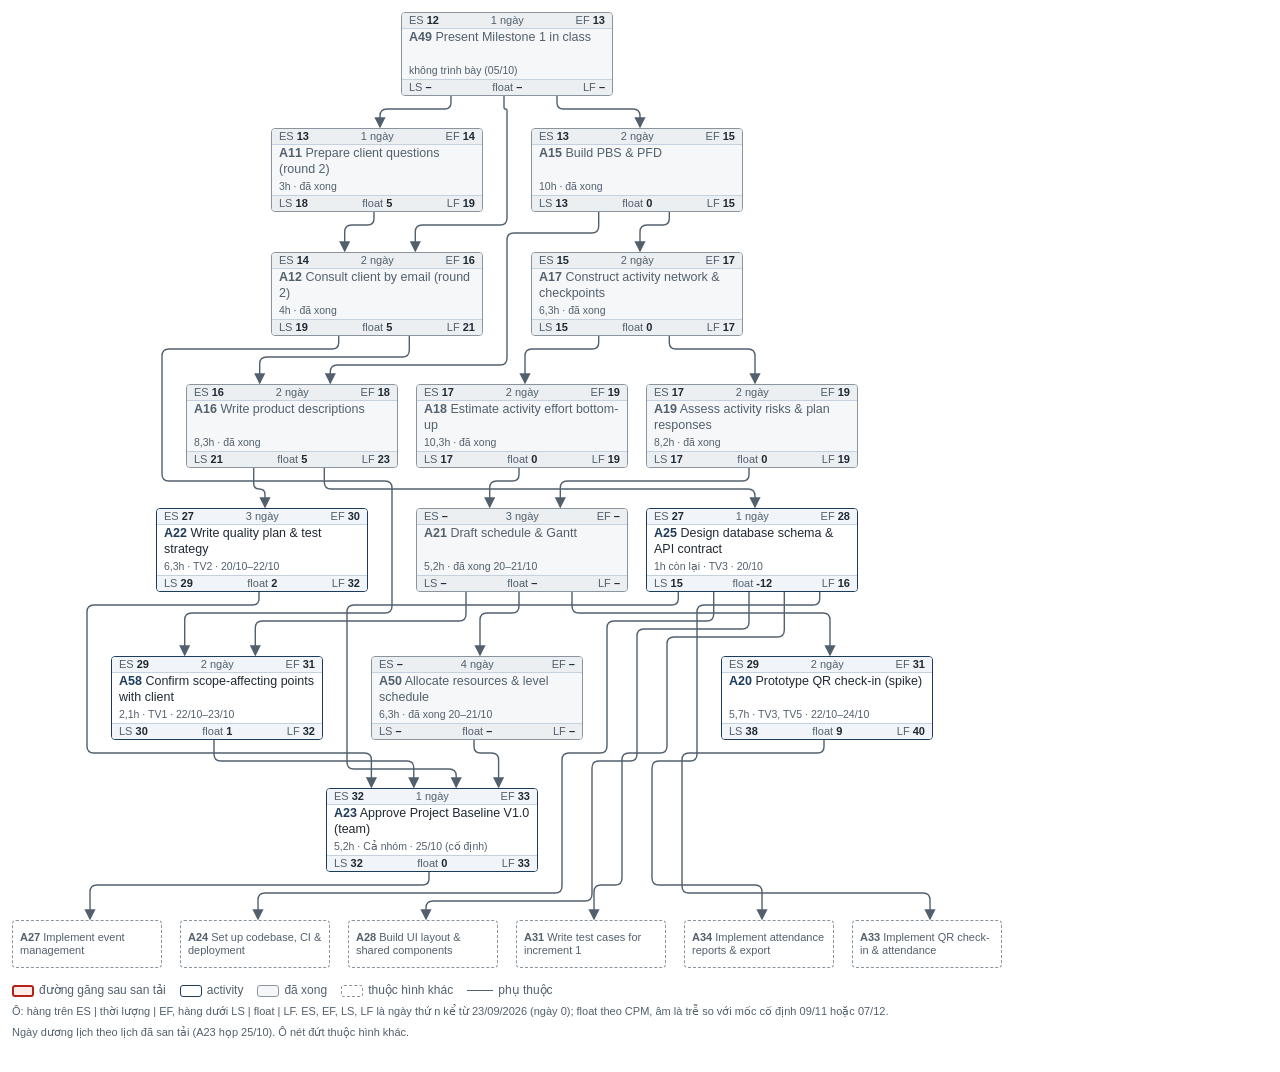
<file: docs/task2/img/network-a.html>
<!doctype html><html lang="vi"><head><meta charset="utf-8"><style>/* Kiểu chung cho mọi hình báo cáo. Mỗi generator nhúng file này vào HTML qua common.css(). */
:root {
  --ink: #1f2933;       /* chữ */
  --mute: #52606d;      /* chữ phụ, nét phụ */
  --navy: #1d3b5c;      /* màu nhấn duy nhất, cho khung và mũi tên */
  --t1: #f1f5f9;        /* nền nhạt */
  --t2: #dde6ef;        /* nền vừa */
  --t3: #c3d1e0;        /* nền đậm */
  --grey: #8a949e;      /* nét đứt, phần ngoài hoặc chưa làm */
  --crit: #b42318;      /* chỉ dùng cho đường găng */
  --critbg: #fdecea;
}
html, body {
  margin: 0; background: #fff; color: var(--ink);
  font-family: "Noto Sans", "Segoe UI", Arial, sans-serif; line-height: 1.4;
}
svg { position: absolute; left: 0; top: 0 }
/* Chú giải: cùng một mẫu cho mọi hình */
.lg { position: absolute; font-size: 12px; color: var(--mute); line-height: 1.7 }
.lg i { display: inline-block; width: 22px; height: 12px; box-sizing: border-box; vertical-align: middle;
        margin: 0 5px 0 14px; border: 1.5px solid var(--navy); border-radius: 3px; background: #fff }
.lg i:first-child { margin-left: 0 }
.lg .note { display: block; font-size: 11px; margin-top: 2px }

@page { size: 1014px 1072px; margin: 0 }
html,body { width:1014px; height:1072px }
.n { position:absolute; box-sizing:border-box; border:1.5px solid var(--navy); border-radius:4px; background:#fff; color:var(--ink);
  overflow:hidden; display:flex; flex-direction:column; justify-content:space-between }
.n .r { display:flex; justify-content:space-between; font-size:11px; color:var(--mute); padding:0 7px; background:var(--t1); line-height:1.4 }
.n .r:first-child { border-bottom:1px solid var(--t3) } .n .r:last-child { border-top:1px solid var(--t3) }
.n .r b { color:var(--ink) }
.n .nm { font-size:12.5px; line-height:1.22; padding:1px 7px 0; flex:1; overflow:hidden }
.n .nm b { color:var(--navy) }
.n .dt { font-size:10.5px; color:var(--mute); padding:0 7px 1px; white-space:nowrap; overflow:hidden; text-overflow:ellipsis }
.lg { left:12px; right:12px }
.lg b.ln { display:inline-block; width:26px; border-top:1.5px solid var(--mute); vertical-align:middle; margin:0 5px 0 14px }
.lg b.ln.new { border-top:2px dashed var(--navy) }
.crit { border:2.5px solid var(--crit); background:var(--critbg) }
.crit .nm b { color:var(--crit) } .crit .r { background:#fbd9d5 }
.done { border-color:var(--grey); background:#f6f7f9; color:var(--mute) }
.done .nm b { color:var(--mute) } .done .r { background:#eceff2 }
.ghost { border:1.4px dashed var(--grey); color:var(--mute); background:#fff; justify-content:center }
.ghost .nm { font-size:11px; flex:none; padding:3px 7px } .ghost .nm b { color:var(--mute) }
.buffer { border:2px dashed var(--navy); background:var(--t2); justify-content:center }
.buffer .nm { flex:none }
.lg i.ghost { border:1.4px dashed var(--grey) } .lg i.crit { border:2.5px solid var(--crit); background:var(--critbg) }
.lg i.done { border-color:var(--grey); background:#f6f7f9 } .lg i.buffer { border:2px dashed var(--navy); background:var(--t2) }
path { fill:none; stroke:var(--mute); stroke-width:1.4 }
path.new { stroke:var(--navy); stroke-width:1.8; stroke-dasharray:6 3 }
path.crit { stroke:var(--crit); stroke-width:2.4 }</style></head><body><svg width="1014" height="1072"><defs><marker id="mn" markerWidth="8" markerHeight="8" refX="7" refY="4" orient="auto"><path d="M0,0 L8,4 L0,8 z" style="fill:#52606d;stroke:none"/></marker><marker id="mcrit" markerWidth="8" markerHeight="8" refX="7" refY="4" orient="auto"><path d="M0,0 L8,4 L0,8 z" style="fill:#b42318;stroke:none"/></marker><marker id="mnew" markerWidth="8" markerHeight="8" refX="7" refY="4" orient="auto"><path d="M0,0 L8,4 L0,8 z" style="fill:#1d3b5c;stroke:none"/></marker></defs><path class="n" d="M451.0,96.0 L451.0,102.5 Q451.0,109.0 444.5,109.0 L387.0,109.0 Q380.0,109.0 380.0,116.0 L380.0,127.0" marker-end="url(#mn)"/><path class="n" d="M557.0,96.0 L557.0,102.5 Q557.0,109.0 563.5,109.0 L633.0,109.0 Q640.0,109.0 640.0,116.0 L640.0,127.0" marker-end="url(#mn)"/><path class="n" d="M374.0,212.0 L374.0,218.5 Q374.0,225.0 367.5,225.0 L351.7,225.0 Q344.7,225.0 344.7,232.0 L344.7,251.0" marker-end="url(#mn)"/><path class="n" d="M504.0,96.0 L504.0,107.5 Q504.0,109.0 505.5,109.0 L505.5,109.0 Q507.0,109.0 507.0,110.5 L507.0,218.0 Q507.0,225.0 500.0,225.0 L422.3,225.0 Q415.3,225.0 415.3,232.0 L415.3,251.0" marker-end="url(#mn)"/><path class="n" d="M669.3,212.0 L669.3,218.5 Q669.3,225.0 662.8,225.0 L647.0,225.0 Q640.0,225.0 640.0,232.0 L640.0,251.0" marker-end="url(#mn)"/><path class="n" d="M598.7,212.0 L598.7,226.0 Q598.7,233.0 591.7,233.0 L514.0,233.0 Q507.0,233.0 507.0,240.0 L507.0,358.0 Q507.0,365.0 500.0,365.0 L337.3,365.0 Q330.3,365.0 330.3,372.0 L330.3,383.0" marker-end="url(#mn)"/><path class="n" d="M409.3,336.0 L409.3,350.0 Q409.3,357.0 402.3,357.0 L266.7,357.0 Q259.7,357.0 259.7,364.0 L259.7,383.0" marker-end="url(#mn)"/><path class="n" d="M598.7,336.0 L598.7,342.5 Q598.7,349.0 592.2,349.0 L532.0,349.0 Q525.0,349.0 525.0,356.0 L525.0,383.0" marker-end="url(#mn)"/><path class="n" d="M669.3,336.0 L669.3,342.5 Q669.3,349.0 675.8,349.0 L748.0,349.0 Q755.0,349.0 755.0,356.0 L755.0,383.0" marker-end="url(#mn)"/><path class="n" d="M253.7,468.0 L253.7,483.3 Q253.7,489.0 259.3,489.0 L259.3,489.0 Q265.0,489.0 265.0,494.7 L265.0,507.0" marker-end="url(#mn)"/><path class="n" d="M324.3,468.0 L324.3,482.0 Q324.3,489.0 331.3,489.0 L748.0,489.0 Q755.0,489.0 755.0,496.0 L755.0,507.0" marker-end="url(#mn)"/><path class="n" d="M519.0,468.0 L519.0,474.5 Q519.0,481.0 512.5,481.0 L496.7,481.0 Q489.7,481.0 489.7,488.0 L489.7,507.0" marker-end="url(#mn)"/><path class="n" d="M749.0,468.0 L749.0,474.5 Q749.0,481.0 742.5,481.0 L567.3,481.0 Q560.3,481.0 560.3,488.0 L560.3,507.0" marker-end="url(#mn)"/><path class="n" d="M572.0,592.0 L572.0,606.0 Q572.0,613.0 579.0,613.0 L823.0,613.0 Q830.0,613.0 830.0,620.0 L830.0,655.0" marker-end="url(#mn)"/><path class="n" d="M519.0,592.0 L519.0,606.0 Q519.0,613.0 512.0,613.0 L487.0,613.0 Q480.0,613.0 480.0,620.0 L480.0,655.0" marker-end="url(#mn)"/><path class="n" d="M466.0,592.0 L466.0,614.0 Q466.0,621.0 459.0,621.0 L262.3,621.0 Q255.3,621.0 255.3,628.0 L255.3,655.0" marker-end="url(#mn)"/><path class="n" d="M338.7,336.0 L338.7,342.5 Q338.7,349.0 332.2,349.0 L169.0,349.0 Q162.0,349.0 162.0,356.0 L162.0,474.0 Q162.0,481.0 169.0,481.0 L385.0,481.0 Q392.0,481.0 392.0,488.0 L392.0,606.0 Q392.0,613.0 385.0,613.0 L191.7,613.0 Q184.7,613.0 184.7,620.0 L184.7,655.0" marker-end="url(#mn)"/><path class="n" d="M474.0,740.0 L474.0,746.5 Q474.0,753.0 480.5,753.0 L491.6,753.0 Q498.6,753.0 498.6,760.0 L498.6,787.0" marker-end="url(#mn)"/><path class="n" d="M678.3,592.0 L678.3,598.5 Q678.3,605.0 671.8,605.0 L354.0,605.0 Q347.0,605.0 347.0,612.0 L347.0,762.0 Q347.0,769.0 354.0,769.0 L449.2,769.0 Q456.2,769.0 456.2,776.0 L456.2,787.0" marker-end="url(#mn)"/><path class="n" d="M259.0,592.0 L259.0,598.5 Q259.0,605.0 252.5,605.0 L94.0,605.0 Q87.0,605.0 87.0,612.0 L87.0,746.0 Q87.0,753.0 94.0,753.0 L364.4,753.0 Q371.4,753.0 371.4,760.0 L371.4,787.0" marker-end="url(#mn)"/><path class="n" d="M214.0,740.0 L214.0,754.0 Q214.0,761.0 221.0,761.0 L406.8,761.0 Q413.8,761.0 413.8,768.0 L413.8,787.0" marker-end="url(#mn)"/><path class="n" d="M713.7,592.0 L713.7,614.0 Q713.7,621.0 706.7,621.0 L614.0,621.0 Q607.0,621.0 607.0,628.0 L607.0,746.0 Q607.0,753.0 600.0,753.0 L569.0,753.0 Q562.0,753.0 562.0,760.0 L562.0,886.0 Q562.0,893.0 555.0,893.0 L265.0,893.0 Q258.0,893.0 258.0,900.0 L258.0,919.0" marker-end="url(#mn)"/><path class="n" d="M749.0,592.0 L749.0,622.0 Q749.0,629.0 742.0,629.0 L644.0,629.0 Q637.0,629.0 637.0,636.0 L637.0,754.0 Q637.0,761.0 630.0,761.0 L599.0,761.0 Q592.0,761.0 592.0,768.0 L592.0,894.0 Q592.0,901.0 585.0,901.0 L433.0,901.0 Q426.0,901.0 426.0,908.0 L426.0,919.0" marker-end="url(#mn)"/><path class="n" d="M784.3,592.0 L784.3,630.0 Q784.3,637.0 777.3,637.0 L674.0,637.0 Q667.0,637.0 667.0,644.0 L667.0,746.0 Q667.0,753.0 660.0,753.0 L629.0,753.0 Q622.0,753.0 622.0,760.0 L622.0,878.0 Q622.0,885.0 615.0,885.0 L601.0,885.0 Q594.0,885.0 594.0,892.0 L594.0,919.0" marker-end="url(#mn)"/><path class="n" d="M429.0,872.0 L429.0,878.5 Q429.0,885.0 422.5,885.0 L97.0,885.0 Q90.0,885.0 90.0,892.0 L90.0,919.0" marker-end="url(#mn)"/><path class="n" d="M824.0,740.0 L824.0,746.5 Q824.0,753.0 817.5,753.0 L689.0,753.0 Q682.0,753.0 682.0,760.0 L682.0,886.0 Q682.0,893.0 689.0,893.0 L923.0,893.0 Q930.0,893.0 930.0,900.0 L930.0,919.0" marker-end="url(#mn)"/><path class="n" d="M819.7,592.0 L819.7,598.5 Q819.7,605.0 813.2,605.0 L704.0,605.0 Q697.0,605.0 697.0,612.0 L697.0,754.0 Q697.0,761.0 690.0,761.0 L659.0,761.0 Q652.0,761.0 652.0,768.0 L652.0,878.0 Q652.0,885.0 659.0,885.0 L755.0,885.0 Q762.0,885.0 762.0,892.0 L762.0,919.0" marker-end="url(#mn)"/></svg><div class="n done" style="left:401.0px;top:12.0px;width:212px;height:84px"><div class="r"><span>ES <b>12</b></span><span>1 ngày</span><span>EF <b>13</b></span></div><div class="nm"><b>A49</b> Present Milestone 1 in class</div><div class="dt">không trình bày (05/10)</div><div class="r"><span>LS <b>–</b></span><span>float <b>–</b></span><span>LF <b>–</b></span></div></div><div class="n done" style="left:271.0px;top:128.0px;width:212px;height:84px"><div class="r"><span>ES <b>13</b></span><span>1 ngày</span><span>EF <b>14</b></span></div><div class="nm"><b>A11</b> Prepare client questions (round 2)</div><div class="dt">3h · đã xong</div><div class="r"><span>LS <b>18</b></span><span>float <b>5</b></span><span>LF <b>19</b></span></div></div><div class="n done" style="left:531.0px;top:128.0px;width:212px;height:84px"><div class="r"><span>ES <b>13</b></span><span>2 ngày</span><span>EF <b>15</b></span></div><div class="nm"><b>A15</b> Build PBS &amp; PFD</div><div class="dt">10h · đã xong</div><div class="r"><span>LS <b>13</b></span><span>float <b>0</b></span><span>LF <b>15</b></span></div></div><div class="n done" style="left:271.0px;top:252.0px;width:212px;height:84px"><div class="r"><span>ES <b>14</b></span><span>2 ngày</span><span>EF <b>16</b></span></div><div class="nm"><b>A12</b> Consult client by email (round 2)</div><div class="dt">4h · đã xong</div><div class="r"><span>LS <b>19</b></span><span>float <b>5</b></span><span>LF <b>21</b></span></div></div><div class="n done" style="left:531.0px;top:252.0px;width:212px;height:84px"><div class="r"><span>ES <b>15</b></span><span>2 ngày</span><span>EF <b>17</b></span></div><div class="nm"><b>A17</b> Construct activity network &amp; checkpoints</div><div class="dt">6,3h · đã xong</div><div class="r"><span>LS <b>15</b></span><span>float <b>0</b></span><span>LF <b>17</b></span></div></div><div class="n done" style="left:186.0px;top:384.0px;width:212px;height:84px"><div class="r"><span>ES <b>16</b></span><span>2 ngày</span><span>EF <b>18</b></span></div><div class="nm"><b>A16</b> Write product descriptions</div><div class="dt">8,3h · đã xong</div><div class="r"><span>LS <b>21</b></span><span>float <b>5</b></span><span>LF <b>23</b></span></div></div><div class="n done" style="left:416.0px;top:384.0px;width:212px;height:84px"><div class="r"><span>ES <b>17</b></span><span>2 ngày</span><span>EF <b>19</b></span></div><div class="nm"><b>A18</b> Estimate activity effort bottom-up</div><div class="dt">10,3h · đã xong</div><div class="r"><span>LS <b>17</b></span><span>float <b>0</b></span><span>LF <b>19</b></span></div></div><div class="n done" style="left:646.0px;top:384.0px;width:212px;height:84px"><div class="r"><span>ES <b>17</b></span><span>2 ngày</span><span>EF <b>19</b></span></div><div class="nm"><b>A19</b> Assess activity risks &amp; plan responses</div><div class="dt">8,2h · đã xong</div><div class="r"><span>LS <b>17</b></span><span>float <b>0</b></span><span>LF <b>19</b></span></div></div><div class="n act" style="left:156.0px;top:508.0px;width:212px;height:84px"><div class="r"><span>ES <b>27</b></span><span>3 ngày</span><span>EF <b>30</b></span></div><div class="nm"><b>A22</b> Write quality plan &amp; test strategy</div><div class="dt">6,3h · TV2 · 20/10–22/10</div><div class="r"><span>LS <b>29</b></span><span>float <b>2</b></span><span>LF <b>32</b></span></div></div><div class="n act" style="left:646.0px;top:508.0px;width:212px;height:84px"><div class="r"><span>ES <b>27</b></span><span>1 ngày</span><span>EF <b>28</b></span></div><div class="nm"><b>A25</b> Design database schema &amp; API contract</div><div class="dt">1h còn lại · TV3 · 20/10</div><div class="r"><span>LS <b>15</b></span><span>float <b>-12</b></span><span>LF <b>16</b></span></div></div><div class="n done" style="left:416.0px;top:508.0px;width:212px;height:84px"><div class="r"><span>ES <b>–</b></span><span>3 ngày</span><span>EF <b>–</b></span></div><div class="nm"><b>A21</b> Draft schedule &amp; Gantt</div><div class="dt">5,2h · đã xong 20–21/10</div><div class="r"><span>LS <b>–</b></span><span>float <b>–</b></span><span>LF <b>–</b></span></div></div><div class="n act" style="left:721.0px;top:656.0px;width:212px;height:84px"><div class="r"><span>ES <b>29</b></span><span>2 ngày</span><span>EF <b>31</b></span></div><div class="nm"><b>A20</b> Prototype QR check-in (spike)</div><div class="dt">5,7h · TV3, TV5 · 22/10–24/10</div><div class="r"><span>LS <b>38</b></span><span>float <b>9</b></span><span>LF <b>40</b></span></div></div><div class="n done" style="left:371.0px;top:656.0px;width:212px;height:84px"><div class="r"><span>ES <b>–</b></span><span>4 ngày</span><span>EF <b>–</b></span></div><div class="nm"><b>A50</b> Allocate resources &amp; level schedule</div><div class="dt">6,3h · đã xong 20–21/10</div><div class="r"><span>LS <b>–</b></span><span>float <b>–</b></span><span>LF <b>–</b></span></div></div><div class="n act" style="left:111.0px;top:656.0px;width:212px;height:84px"><div class="r"><span>ES <b>29</b></span><span>2 ngày</span><span>EF <b>31</b></span></div><div class="nm"><b>A58</b> Confirm scope-affecting points with client</div><div class="dt">2,1h · TV1 · 22/10–23/10</div><div class="r"><span>LS <b>30</b></span><span>float <b>1</b></span><span>LF <b>32</b></span></div></div><div class="n act" style="left:326.0px;top:788.0px;width:212px;height:84px"><div class="r"><span>ES <b>32</b></span><span>1 ngày</span><span>EF <b>33</b></span></div><div class="nm"><b>A23</b> Approve Project Baseline V1.0 (team)</div><div class="dt">5,2h · Cả nhóm · 25/10 (cố định)</div><div class="r"><span>LS <b>32</b></span><span>float <b>0</b></span><span>LF <b>33</b></span></div></div><div class="n ghost" style="left:180.0px;top:920.0px;width:150px;height:48px"><div class="nm"><b>A24</b> Set up codebase, CI &amp; deployment</div></div><div class="n ghost" style="left:348.0px;top:920.0px;width:150px;height:48px"><div class="nm"><b>A28</b> Build UI layout &amp; shared components</div></div><div class="n ghost" style="left:516.0px;top:920.0px;width:150px;height:48px"><div class="nm"><b>A31</b> Write test cases for increment 1</div></div><div class="n ghost" style="left:12.0px;top:920.0px;width:150px;height:48px"><div class="nm"><b>A27</b> Implement event management</div></div><div class="n ghost" style="left:852.0px;top:920.0px;width:150px;height:48px"><div class="nm"><b>A33</b> Implement QR check-in &amp; attendance</div></div><div class="n ghost" style="left:684.0px;top:920.0px;width:150px;height:48px"><div class="nm"><b>A34</b> Implement attendance reports &amp; export</div></div><div class="lg" style="top:980px"><i class="crit"></i>đường găng sau san tải<i class="act"></i>activity<i class="done"></i>đã xong<i class="ghost"></i>thuộc hình khác<b class="ln"></b>phụ thuộc <span class="note">Ô: hàng trên ES | thời lượng | EF, hàng dưới LS | float | LF. ES, EF, LS, LF là ngày thứ n kể từ 23/09/2026 (ngày 0); float theo CPM, âm là trễ so với mốc cố định 09/11 hoặc 07/12.</span><span class="note">Ngày dương lịch theo lịch đã san tải (A23 họp 25/10). Ô nét đứt thuộc hình khác.</span></div></body></html>
</file>
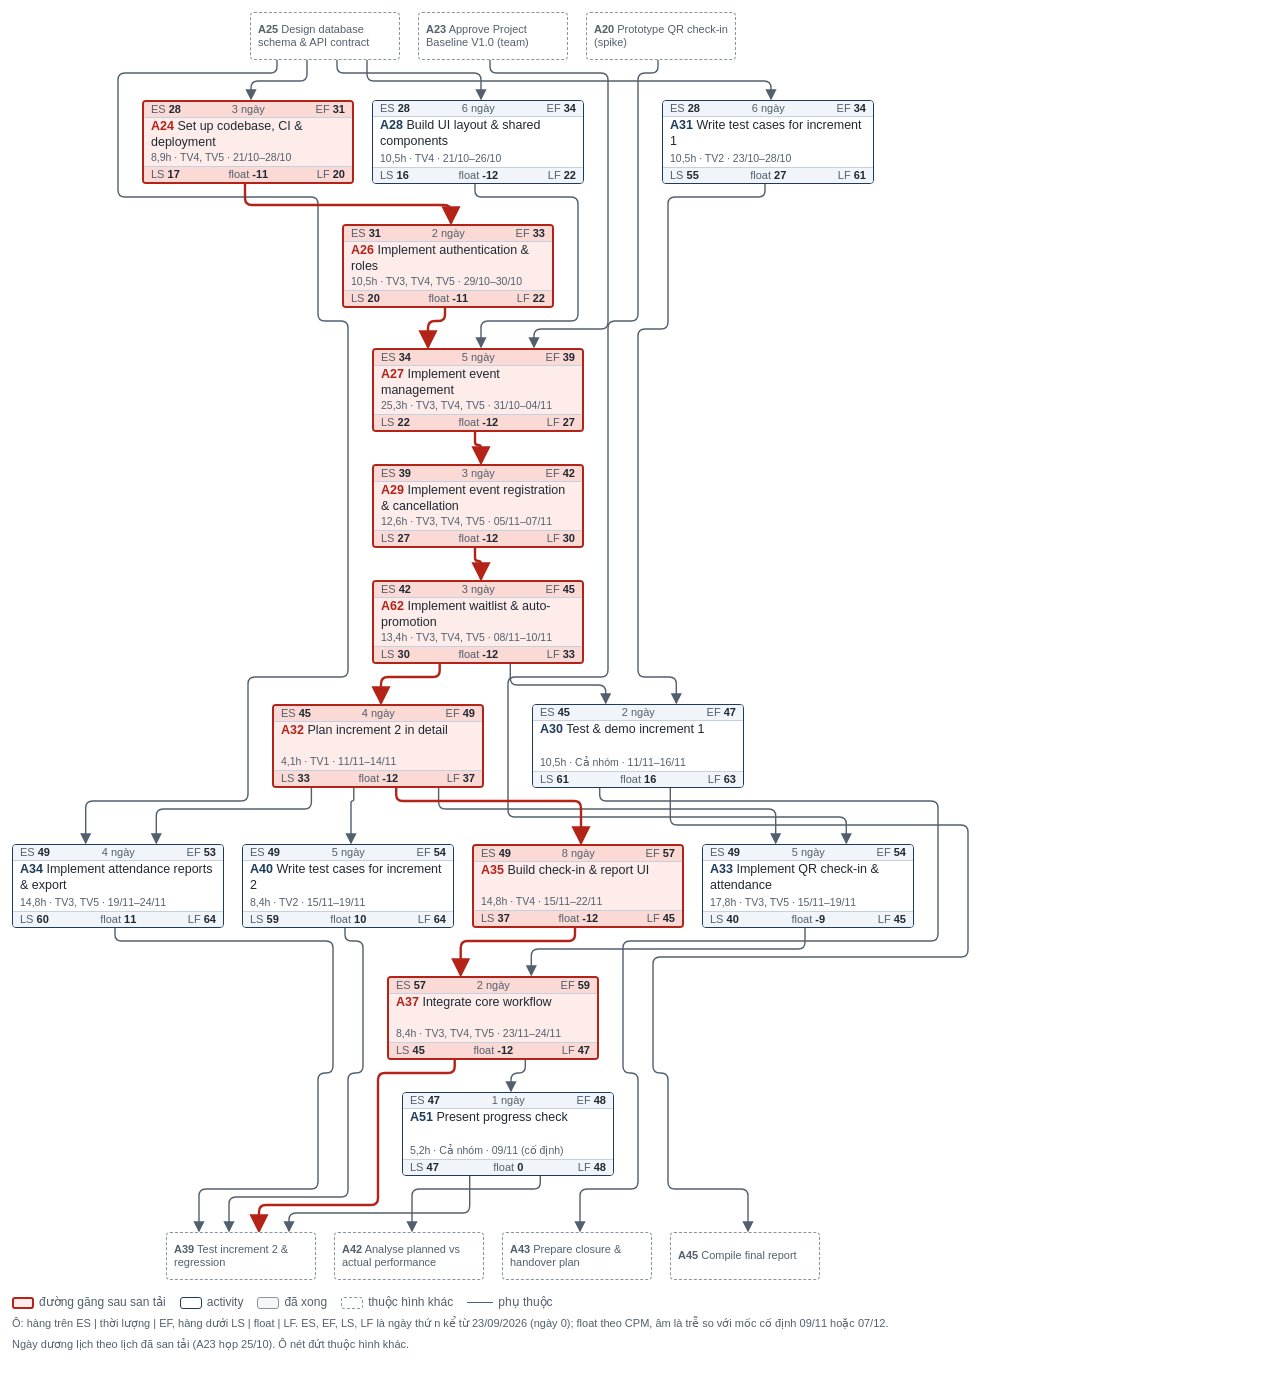
<file: docs/task2/img/network-b.html>
<!doctype html><html lang="vi"><head><meta charset="utf-8"><style>/* Kiểu chung cho mọi hình báo cáo. Mỗi generator nhúng file này vào HTML qua common.css(). */
:root {
  --ink: #1f2933;       /* chữ */
  --mute: #52606d;      /* chữ phụ, nét phụ */
  --navy: #1d3b5c;      /* màu nhấn duy nhất, cho khung và mũi tên */
  --t1: #f1f5f9;        /* nền nhạt */
  --t2: #dde6ef;        /* nền vừa */
  --t3: #c3d1e0;        /* nền đậm */
  --grey: #8a949e;      /* nét đứt, phần ngoài hoặc chưa làm */
  --crit: #b42318;      /* chỉ dùng cho đường găng */
  --critbg: #fdecea;
}
html, body {
  margin: 0; background: #fff; color: var(--ink);
  font-family: "Noto Sans", "Segoe UI", Arial, sans-serif; line-height: 1.4;
}
svg { position: absolute; left: 0; top: 0 }
/* Chú giải: cùng một mẫu cho mọi hình */
.lg { position: absolute; font-size: 12px; color: var(--mute); line-height: 1.7 }
.lg i { display: inline-block; width: 22px; height: 12px; box-sizing: border-box; vertical-align: middle;
        margin: 0 5px 0 14px; border: 1.5px solid var(--navy); border-radius: 3px; background: #fff }
.lg i:first-child { margin-left: 0 }
.lg .note { display: block; font-size: 11px; margin-top: 2px }

@page { size: 986px 1384px; margin: 0 }
html,body { width:986px; height:1384px }
.n { position:absolute; box-sizing:border-box; border:1.5px solid var(--navy); border-radius:4px; background:#fff; color:var(--ink);
  overflow:hidden; display:flex; flex-direction:column; justify-content:space-between }
.n .r { display:flex; justify-content:space-between; font-size:11px; color:var(--mute); padding:0 7px; background:var(--t1); line-height:1.4 }
.n .r:first-child { border-bottom:1px solid var(--t3) } .n .r:last-child { border-top:1px solid var(--t3) }
.n .r b { color:var(--ink) }
.n .nm { font-size:12.5px; line-height:1.22; padding:1px 7px 0; flex:1; overflow:hidden }
.n .nm b { color:var(--navy) }
.n .dt { font-size:10.5px; color:var(--mute); padding:0 7px 1px; white-space:nowrap; overflow:hidden; text-overflow:ellipsis }
.lg { left:12px; right:12px }
.lg b.ln { display:inline-block; width:26px; border-top:1.5px solid var(--mute); vertical-align:middle; margin:0 5px 0 14px }
.lg b.ln.new { border-top:2px dashed var(--navy) }
.crit { border:2.5px solid var(--crit); background:var(--critbg) }
.crit .nm b { color:var(--crit) } .crit .r { background:#fbd9d5 }
.done { border-color:var(--grey); background:#f6f7f9; color:var(--mute) }
.done .nm b { color:var(--mute) } .done .r { background:#eceff2 }
.ghost { border:1.4px dashed var(--grey); color:var(--mute); background:#fff; justify-content:center }
.ghost .nm { font-size:11px; flex:none; padding:3px 7px } .ghost .nm b { color:var(--mute) }
.buffer { border:2px dashed var(--navy); background:var(--t2); justify-content:center }
.buffer .nm { flex:none }
.lg i.ghost { border:1.4px dashed var(--grey) } .lg i.crit { border:2.5px solid var(--crit); background:var(--critbg) }
.lg i.done { border-color:var(--grey); background:#f6f7f9 } .lg i.buffer { border:2px dashed var(--navy); background:var(--t2) }
path { fill:none; stroke:var(--mute); stroke-width:1.4 }
path.new { stroke:var(--navy); stroke-width:1.8; stroke-dasharray:6 3 }
path.crit { stroke:var(--crit); stroke-width:2.4 }</style></head><body><svg width="986" height="1384"><defs><marker id="mn" markerWidth="8" markerHeight="8" refX="7" refY="4" orient="auto"><path d="M0,0 L8,4 L0,8 z" style="fill:#52606d;stroke:none"/></marker><marker id="mcrit" markerWidth="8" markerHeight="8" refX="7" refY="4" orient="auto"><path d="M0,0 L8,4 L0,8 z" style="fill:#b42318;stroke:none"/></marker><marker id="mnew" markerWidth="8" markerHeight="8" refX="7" refY="4" orient="auto"><path d="M0,0 L8,4 L0,8 z" style="fill:#1d3b5c;stroke:none"/></marker></defs><path class="n" d="M307.0,60.0 L307.0,74.0 Q307.0,81.0 300.0,81.0 L258.0,81.0 Q251.0,81.0 251.0,88.0 L251.0,99.0" marker-end="url(#mn)"/><path class="n" d="M337.0,60.0 L337.0,66.5 Q337.0,73.0 343.5,73.0 L474.0,73.0 Q481.0,73.0 481.0,80.0 L481.0,99.0" marker-end="url(#mn)"/><path class="n" d="M367.0,60.0 L367.0,74.0 Q367.0,81.0 374.0,81.0 L764.0,81.0 Q771.0,81.0 771.0,88.0 L771.0,99.0" marker-end="url(#mn)"/><path class="n" d="M475.0,184.0 L475.0,190.5 Q475.0,197.0 481.5,197.0 L571.0,197.0 Q578.0,197.0 578.0,204.0 L578.0,314.0 Q578.0,321.0 571.0,321.0 L488.0,321.0 Q481.0,321.0 481.0,328.0 L481.0,347.0" marker-end="url(#mn)"/><path class="n" d="M490.0,60.0 L490.0,66.5 Q490.0,73.0 496.5,73.0 L601.0,73.0 Q608.0,73.0 608.0,80.0 L608.0,322.0 Q608.0,329.0 601.0,329.0 L541.0,329.0 Q534.0,329.0 534.0,336.0 L534.0,347.0" marker-end="url(#mn)"/><path class="n" d="M510.3,664.0 L510.3,678.0 Q510.3,685.0 517.3,685.0 L598.7,685.0 Q605.7,685.0 605.7,692.0 L605.7,703.0" marker-end="url(#mn)"/><path class="n" d="M765.0,184.0 L765.0,190.5 Q765.0,197.0 758.5,197.0 L675.0,197.0 Q668.0,197.0 668.0,204.0 L668.0,322.0 Q668.0,329.0 661.0,329.0 L645.0,329.0 Q638.0,329.0 638.0,336.0 L638.0,670.0 Q638.0,677.0 645.0,677.0 L669.3,677.0 Q676.3,677.0 676.3,684.0 L676.3,703.0" marker-end="url(#mn)"/><path class="n" d="M438.6,788.0 L438.6,802.0 Q438.6,809.0 445.6,809.0 L768.7,809.0 Q775.7,809.0 775.7,816.0 L775.7,843.0" marker-end="url(#mn)"/><path class="n" d="M658.0,60.0 L658.0,66.5 Q658.0,73.0 651.5,73.0 L645.0,73.0 Q638.0,73.0 638.0,80.0 L638.0,314.0 Q638.0,321.0 631.0,321.0 L615.0,321.0 Q608.0,321.0 608.0,328.0 L608.0,670.0 Q608.0,677.0 601.0,677.0 L515.0,677.0 Q508.0,677.0 508.0,684.0 L508.0,810.0 Q508.0,817.0 515.0,817.0 L839.3,817.0 Q846.3,817.0 846.3,824.0 L846.3,843.0" marker-end="url(#mn)"/><path class="n" d="M311.4,788.0 L311.4,802.0 Q311.4,809.0 304.4,809.0 L163.3,809.0 Q156.3,809.0 156.3,816.0 L156.3,843.0" marker-end="url(#mn)"/><path class="n" d="M277.0,60.0 L277.0,66.5 Q277.0,73.0 270.5,73.0 L125.0,73.0 Q118.0,73.0 118.0,80.0 L118.0,190.0 Q118.0,197.0 125.0,197.0 L311.0,197.0 Q318.0,197.0 318.0,204.0 L318.0,314.0 Q318.0,321.0 325.0,321.0 L341.0,321.0 Q348.0,321.0 348.0,328.0 L348.0,670.0 Q348.0,677.0 341.0,677.0 L255.0,677.0 Q248.0,677.0 248.0,684.0 L248.0,794.0 Q248.0,801.0 241.0,801.0 L92.7,801.0 Q85.7,801.0 85.7,808.0 L85.7,843.0" marker-end="url(#mn)"/><path class="n" d="M353.8,788.0 L353.8,799.6 Q353.8,801.0 352.4,801.0 L352.4,801.0 Q351.0,801.0 351.0,802.4 L351.0,843.0" marker-end="url(#mn)"/><path class="n" d="M805.0,928.0 L805.0,942.0 Q805.0,949.0 798.0,949.0 L538.3,949.0 Q531.3,949.0 531.3,956.0 L531.3,975.0" marker-end="url(#mn)"/><path class="n" d="M525.3,1060.0 L525.3,1066.5 Q525.3,1073.0 518.8,1073.0 L518.0,1073.0 Q511.0,1073.0 511.0,1080.0 L511.0,1091.0" marker-end="url(#mn)"/><path class="n" d="M469.7,1176.0 L469.7,1206.0 Q469.7,1213.0 462.7,1213.0 L296.0,1213.0 Q289.0,1213.0 289.0,1220.0 L289.0,1231.0" marker-end="url(#mn)"/><path class="n" d="M345.0,928.0 L345.0,934.5 Q345.0,941.0 351.5,941.0 L356.0,941.0 Q363.0,941.0 363.0,948.0 L363.0,1066.0 Q363.0,1073.0 356.0,1073.0 L355.0,1073.0 Q348.0,1073.0 348.0,1080.0 L348.0,1190.0 Q348.0,1197.0 341.0,1197.0 L236.0,1197.0 Q229.0,1197.0 229.0,1204.0 L229.0,1231.0" marker-end="url(#mn)"/><path class="n" d="M115.0,928.0 L115.0,934.5 Q115.0,941.0 121.5,941.0 L326.0,941.0 Q333.0,941.0 333.0,948.0 L333.0,1066.0 Q333.0,1073.0 326.0,1073.0 L325.0,1073.0 Q318.0,1073.0 318.0,1080.0 L318.0,1182.0 Q318.0,1189.0 311.0,1189.0 L206.0,1189.0 Q199.0,1189.0 199.0,1196.0 L199.0,1231.0" marker-end="url(#mn)"/><path class="n" d="M540.3,1176.0 L540.3,1182.5 Q540.3,1189.0 533.8,1189.0 L419.0,1189.0 Q412.0,1189.0 412.0,1196.0 L412.0,1231.0" marker-end="url(#mn)"/><path class="n" d="M599.7,788.0 L599.7,794.5 Q599.7,801.0 606.2,801.0 L931.0,801.0 Q938.0,801.0 938.0,808.0 L938.0,934.0 Q938.0,941.0 931.0,941.0 L630.0,941.0 Q623.0,941.0 623.0,948.0 L623.0,1066.0 Q623.0,1073.0 630.0,1073.0 L631.0,1073.0 Q638.0,1073.0 638.0,1080.0 L638.0,1182.0 Q638.0,1189.0 631.0,1189.0 L587.0,1189.0 Q580.0,1189.0 580.0,1196.0 L580.0,1231.0" marker-end="url(#mn)"/><path class="n" d="M670.3,788.0 L670.3,818.0 Q670.3,825.0 677.3,825.0 L961.0,825.0 Q968.0,825.0 968.0,832.0 L968.0,950.0 Q968.0,957.0 961.0,957.0 L660.0,957.0 Q653.0,957.0 653.0,964.0 L653.0,1066.0 Q653.0,1073.0 660.0,1073.0 L661.0,1073.0 Q668.0,1073.0 668.0,1080.0 L668.0,1182.0 Q668.0,1189.0 675.0,1189.0 L741.0,1189.0 Q748.0,1189.0 748.0,1196.0 L748.0,1231.0" marker-end="url(#mn)"/><path class="crit" d="M245.0,184.0 L245.0,198.0 Q245.0,205.0 252.0,205.0 L444.0,205.0 Q451.0,205.0 451.0,212.0 L451.0,223.0" marker-end="url(#mcrit)"/><path class="crit" d="M445.0,308.0 L445.0,314.5 Q445.0,321.0 438.5,321.0 L435.0,321.0 Q428.0,321.0 428.0,328.0 L428.0,347.0" marker-end="url(#mcrit)"/><path class="crit" d="M475.0,432.0 L475.0,442.0 Q475.0,445.0 478.0,445.0 L478.0,445.0 Q481.0,445.0 481.0,448.0 L481.0,463.0" marker-end="url(#mcrit)"/><path class="crit" d="M475.0,548.0 L475.0,558.0 Q475.0,561.0 478.0,561.0 L478.0,561.0 Q481.0,561.0 481.0,564.0 L481.0,579.0" marker-end="url(#mcrit)"/><path class="crit" d="M439.7,664.0 L439.7,670.5 Q439.7,677.0 433.2,677.0 L388.0,677.0 Q381.0,677.0 381.0,684.0 L381.0,703.0" marker-end="url(#mcrit)"/><path class="crit" d="M396.2,788.0 L396.2,794.5 Q396.2,801.0 402.7,801.0 L574.0,801.0 Q581.0,801.0 581.0,808.0 L581.0,843.0" marker-end="url(#mcrit)"/><path class="crit" d="M575.0,928.0 L575.0,934.5 Q575.0,941.0 568.5,941.0 L467.7,941.0 Q460.7,941.0 460.7,948.0 L460.7,975.0" marker-end="url(#mcrit)"/><path class="crit" d="M454.7,1060.0 L454.7,1066.5 Q454.7,1073.0 448.2,1073.0 L385.0,1073.0 Q378.0,1073.0 378.0,1080.0 L378.0,1198.0 Q378.0,1205.0 371.0,1205.0 L266.0,1205.0 Q259.0,1205.0 259.0,1212.0 L259.0,1231.0" marker-end="url(#mcrit)"/></svg><div class="n ghost" style="left:250.0px;top:12.0px;width:150px;height:48px"><div class="nm"><b>A25</b> Design database schema &amp; API contract</div></div><div class="n ghost" style="left:418.0px;top:12.0px;width:150px;height:48px"><div class="nm"><b>A23</b> Approve Project Baseline V1.0 (team)</div></div><div class="n ghost" style="left:586.0px;top:12.0px;width:150px;height:48px"><div class="nm"><b>A20</b> Prototype QR check-in (spike)</div></div><div class="n crit" style="left:142.0px;top:100.0px;width:212px;height:84px"><div class="r"><span>ES <b>28</b></span><span>3 ngày</span><span>EF <b>31</b></span></div><div class="nm"><b>A24</b> Set up codebase, CI &amp; deployment</div><div class="dt">8,9h · TV4, TV5 · 21/10–28/10</div><div class="r"><span>LS <b>17</b></span><span>float <b>-11</b></span><span>LF <b>20</b></span></div></div><div class="n act" style="left:372.0px;top:100.0px;width:212px;height:84px"><div class="r"><span>ES <b>28</b></span><span>6 ngày</span><span>EF <b>34</b></span></div><div class="nm"><b>A28</b> Build UI layout &amp; shared components</div><div class="dt">10,5h · TV4 · 21/10–26/10</div><div class="r"><span>LS <b>16</b></span><span>float <b>-12</b></span><span>LF <b>22</b></span></div></div><div class="n act" style="left:662.0px;top:100.0px;width:212px;height:84px"><div class="r"><span>ES <b>28</b></span><span>6 ngày</span><span>EF <b>34</b></span></div><div class="nm"><b>A31</b> Write test cases for increment 1</div><div class="dt">10,5h · TV2 · 23/10–28/10</div><div class="r"><span>LS <b>55</b></span><span>float <b>27</b></span><span>LF <b>61</b></span></div></div><div class="n crit" style="left:342.0px;top:224.0px;width:212px;height:84px"><div class="r"><span>ES <b>31</b></span><span>2 ngày</span><span>EF <b>33</b></span></div><div class="nm"><b>A26</b> Implement authentication &amp; roles</div><div class="dt">10,5h · TV3, TV4, TV5 · 29/10–30/10</div><div class="r"><span>LS <b>20</b></span><span>float <b>-11</b></span><span>LF <b>22</b></span></div></div><div class="n crit" style="left:372.0px;top:348.0px;width:212px;height:84px"><div class="r"><span>ES <b>34</b></span><span>5 ngày</span><span>EF <b>39</b></span></div><div class="nm"><b>A27</b> Implement event management</div><div class="dt">25,3h · TV3, TV4, TV5 · 31/10–04/11</div><div class="r"><span>LS <b>22</b></span><span>float <b>-12</b></span><span>LF <b>27</b></span></div></div><div class="n crit" style="left:372.0px;top:464.0px;width:212px;height:84px"><div class="r"><span>ES <b>39</b></span><span>3 ngày</span><span>EF <b>42</b></span></div><div class="nm"><b>A29</b> Implement event registration &amp; cancellation</div><div class="dt">12,6h · TV3, TV4, TV5 · 05/11–07/11</div><div class="r"><span>LS <b>27</b></span><span>float <b>-12</b></span><span>LF <b>30</b></span></div></div><div class="n crit" style="left:372.0px;top:580.0px;width:212px;height:84px"><div class="r"><span>ES <b>42</b></span><span>3 ngày</span><span>EF <b>45</b></span></div><div class="nm"><b>A62</b> Implement waitlist &amp; auto-promotion</div><div class="dt">13,4h · TV3, TV4, TV5 · 08/11–10/11</div><div class="r"><span>LS <b>30</b></span><span>float <b>-12</b></span><span>LF <b>33</b></span></div></div><div class="n act" style="left:532.0px;top:704.0px;width:212px;height:84px"><div class="r"><span>ES <b>45</b></span><span>2 ngày</span><span>EF <b>47</b></span></div><div class="nm"><b>A30</b> Test &amp; demo increment 1</div><div class="dt">10,5h · Cả nhóm · 11/11–16/11</div><div class="r"><span>LS <b>61</b></span><span>float <b>16</b></span><span>LF <b>63</b></span></div></div><div class="n crit" style="left:272.0px;top:704.0px;width:212px;height:84px"><div class="r"><span>ES <b>45</b></span><span>4 ngày</span><span>EF <b>49</b></span></div><div class="nm"><b>A32</b> Plan increment 2 in detail</div><div class="dt">4,1h · TV1 · 11/11–14/11</div><div class="r"><span>LS <b>33</b></span><span>float <b>-12</b></span><span>LF <b>37</b></span></div></div><div class="n act" style="left:702.0px;top:844.0px;width:212px;height:84px"><div class="r"><span>ES <b>49</b></span><span>5 ngày</span><span>EF <b>54</b></span></div><div class="nm"><b>A33</b> Implement QR check-in &amp; attendance</div><div class="dt">17,8h · TV3, TV5 · 15/11–19/11</div><div class="r"><span>LS <b>40</b></span><span>float <b>-9</b></span><span>LF <b>45</b></span></div></div><div class="n crit" style="left:472.0px;top:844.0px;width:212px;height:84px"><div class="r"><span>ES <b>49</b></span><span>8 ngày</span><span>EF <b>57</b></span></div><div class="nm"><b>A35</b> Build check-in &amp; report UI</div><div class="dt">14,8h · TV4 · 15/11–22/11</div><div class="r"><span>LS <b>37</b></span><span>float <b>-12</b></span><span>LF <b>45</b></span></div></div><div class="n act" style="left:12.0px;top:844.0px;width:212px;height:84px"><div class="r"><span>ES <b>49</b></span><span>4 ngày</span><span>EF <b>53</b></span></div><div class="nm"><b>A34</b> Implement attendance reports &amp; export</div><div class="dt">14,8h · TV3, TV5 · 19/11–24/11</div><div class="r"><span>LS <b>60</b></span><span>float <b>11</b></span><span>LF <b>64</b></span></div></div><div class="n act" style="left:242.0px;top:844.0px;width:212px;height:84px"><div class="r"><span>ES <b>49</b></span><span>5 ngày</span><span>EF <b>54</b></span></div><div class="nm"><b>A40</b> Write test cases for increment 2</div><div class="dt">8,4h · TV2 · 15/11–19/11</div><div class="r"><span>LS <b>59</b></span><span>float <b>10</b></span><span>LF <b>64</b></span></div></div><div class="n crit" style="left:387.0px;top:976.0px;width:212px;height:84px"><div class="r"><span>ES <b>57</b></span><span>2 ngày</span><span>EF <b>59</b></span></div><div class="nm"><b>A37</b> Integrate core workflow</div><div class="dt">8,4h · TV3, TV4, TV5 · 23/11–24/11</div><div class="r"><span>LS <b>45</b></span><span>float <b>-12</b></span><span>LF <b>47</b></span></div></div><div class="n act" style="left:402.0px;top:1092.0px;width:212px;height:84px"><div class="r"><span>ES <b>47</b></span><span>1 ngày</span><span>EF <b>48</b></span></div><div class="nm"><b>A51</b> Present progress check</div><div class="dt">5,2h · Cả nhóm · 09/11 (cố định)</div><div class="r"><span>LS <b>47</b></span><span>float <b>0</b></span><span>LF <b>48</b></span></div></div><div class="n ghost" style="left:166.0px;top:1232.0px;width:150px;height:48px"><div class="nm"><b>A39</b> Test increment 2 &amp; regression</div></div><div class="n ghost" style="left:334.0px;top:1232.0px;width:150px;height:48px"><div class="nm"><b>A42</b> Analyse planned vs actual performance</div></div><div class="n ghost" style="left:502.0px;top:1232.0px;width:150px;height:48px"><div class="nm"><b>A43</b> Prepare closure &amp; handover plan</div></div><div class="n ghost" style="left:670.0px;top:1232.0px;width:150px;height:48px"><div class="nm"><b>A45</b> Compile final report</div></div><div class="lg" style="top:1292px"><i class="crit"></i>đường găng sau san tải<i class="act"></i>activity<i class="done"></i>đã xong<i class="ghost"></i>thuộc hình khác<b class="ln"></b>phụ thuộc <span class="note">Ô: hàng trên ES | thời lượng | EF, hàng dưới LS | float | LF. ES, EF, LS, LF là ngày thứ n kể từ 23/09/2026 (ngày 0); float theo CPM, âm là trễ so với mốc cố định 09/11 hoặc 07/12.</span><span class="note">Ngày dương lịch theo lịch đã san tải (A23 họp 25/10). Ô nét đứt thuộc hình khác.</span></div></body></html>
</file>
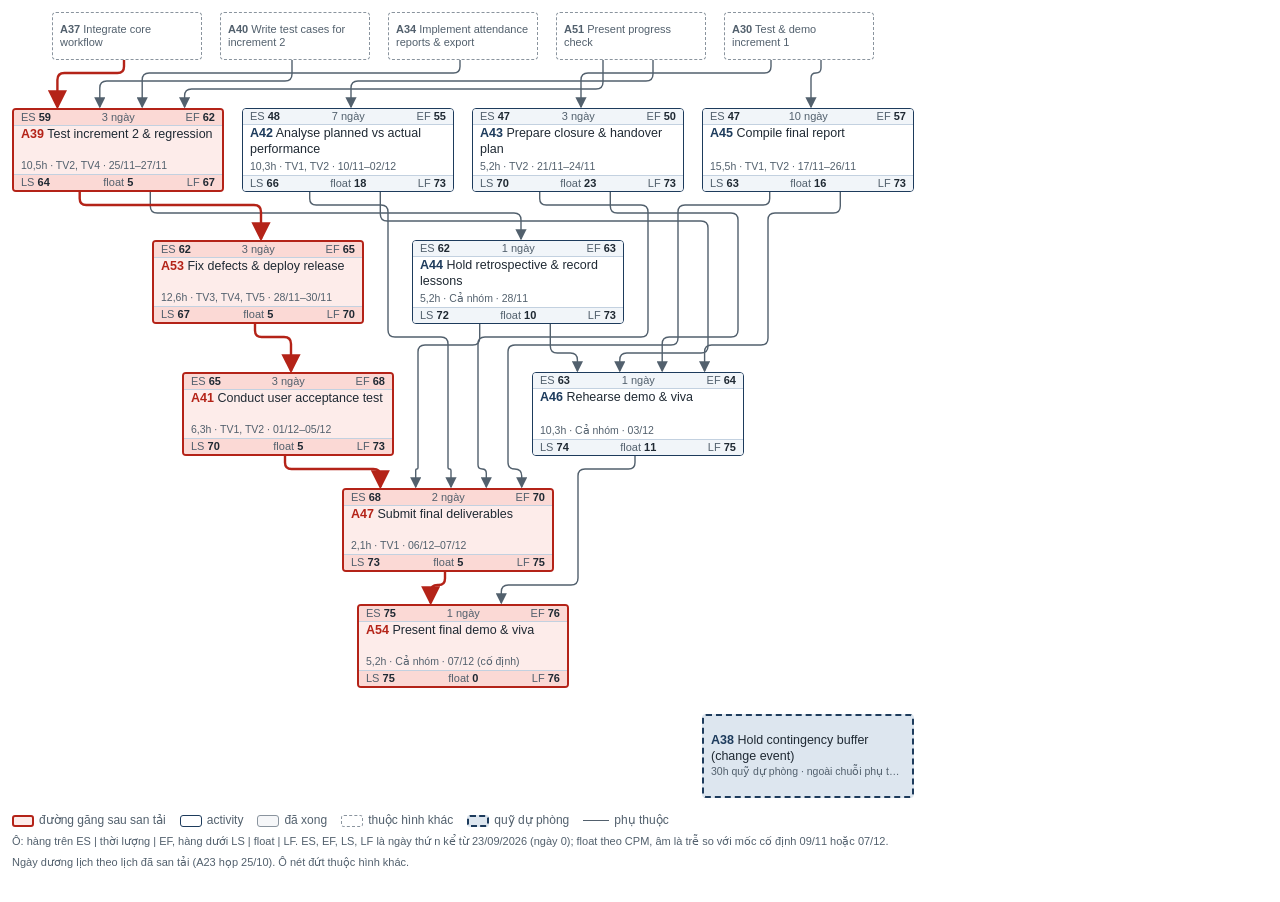
<file: docs/task2/img/network-c.html>
<!doctype html><html lang="vi"><head><meta charset="utf-8"><style>/* Kiểu chung cho mọi hình báo cáo. Mỗi generator nhúng file này vào HTML qua common.css(). */
:root {
  --ink: #1f2933;       /* chữ */
  --mute: #52606d;      /* chữ phụ, nét phụ */
  --navy: #1d3b5c;      /* màu nhấn duy nhất, cho khung và mũi tên */
  --t1: #f1f5f9;        /* nền nhạt */
  --t2: #dde6ef;        /* nền vừa */
  --t3: #c3d1e0;        /* nền đậm */
  --grey: #8a949e;      /* nét đứt, phần ngoài hoặc chưa làm */
  --crit: #b42318;      /* chỉ dùng cho đường găng */
  --critbg: #fdecea;
}
html, body {
  margin: 0; background: #fff; color: var(--ink);
  font-family: "Noto Sans", "Segoe UI", Arial, sans-serif; line-height: 1.4;
}
svg { position: absolute; left: 0; top: 0 }
/* Chú giải: cùng một mẫu cho mọi hình */
.lg { position: absolute; font-size: 12px; color: var(--mute); line-height: 1.7 }
.lg i { display: inline-block; width: 22px; height: 12px; box-sizing: border-box; vertical-align: middle;
        margin: 0 5px 0 14px; border: 1.5px solid var(--navy); border-radius: 3px; background: #fff }
.lg i:first-child { margin-left: 0 }
.lg .note { display: block; font-size: 11px; margin-top: 2px }

@page { size: 926px 902px; margin: 0 }
html,body { width:926px; height:902px }
.n { position:absolute; box-sizing:border-box; border:1.5px solid var(--navy); border-radius:4px; background:#fff; color:var(--ink);
  overflow:hidden; display:flex; flex-direction:column; justify-content:space-between }
.n .r { display:flex; justify-content:space-between; font-size:11px; color:var(--mute); padding:0 7px; background:var(--t1); line-height:1.4 }
.n .r:first-child { border-bottom:1px solid var(--t3) } .n .r:last-child { border-top:1px solid var(--t3) }
.n .r b { color:var(--ink) }
.n .nm { font-size:12.5px; line-height:1.22; padding:1px 7px 0; flex:1; overflow:hidden }
.n .nm b { color:var(--navy) }
.n .dt { font-size:10.5px; color:var(--mute); padding:0 7px 1px; white-space:nowrap; overflow:hidden; text-overflow:ellipsis }
.lg { left:12px; right:12px }
.lg b.ln { display:inline-block; width:26px; border-top:1.5px solid var(--mute); vertical-align:middle; margin:0 5px 0 14px }
.lg b.ln.new { border-top:2px dashed var(--navy) }
.crit { border:2.5px solid var(--crit); background:var(--critbg) }
.crit .nm b { color:var(--crit) } .crit .r { background:#fbd9d5 }
.done { border-color:var(--grey); background:#f6f7f9; color:var(--mute) }
.done .nm b { color:var(--mute) } .done .r { background:#eceff2 }
.ghost { border:1.4px dashed var(--grey); color:var(--mute); background:#fff; justify-content:center }
.ghost .nm { font-size:11px; flex:none; padding:3px 7px } .ghost .nm b { color:var(--mute) }
.buffer { border:2px dashed var(--navy); background:var(--t2); justify-content:center }
.buffer .nm { flex:none }
.lg i.ghost { border:1.4px dashed var(--grey) } .lg i.crit { border:2.5px solid var(--crit); background:var(--critbg) }
.lg i.done { border-color:var(--grey); background:#f6f7f9 } .lg i.buffer { border:2px dashed var(--navy); background:var(--t2) }
path { fill:none; stroke:var(--mute); stroke-width:1.4 }
path.new { stroke:var(--navy); stroke-width:1.8; stroke-dasharray:6 3 }
path.crit { stroke:var(--crit); stroke-width:2.4 }</style></head><body><svg width="926" height="902"><defs><marker id="mn" markerWidth="8" markerHeight="8" refX="7" refY="4" orient="auto"><path d="M0,0 L8,4 L0,8 z" style="fill:#52606d;stroke:none"/></marker><marker id="mcrit" markerWidth="8" markerHeight="8" refX="7" refY="4" orient="auto"><path d="M0,0 L8,4 L0,8 z" style="fill:#b42318;stroke:none"/></marker><marker id="mnew" markerWidth="8" markerHeight="8" refX="7" refY="4" orient="auto"><path d="M0,0 L8,4 L0,8 z" style="fill:#1d3b5c;stroke:none"/></marker></defs><path class="n" d="M603.0,60.0 L603.0,82.0 Q603.0,89.0 596.0,89.0 L191.6,89.0 Q184.6,89.0 184.6,96.0 L184.6,107.0" marker-end="url(#mn)"/><path class="n" d="M292.0,60.0 L292.0,74.0 Q292.0,81.0 285.0,81.0 L106.8,81.0 Q99.8,81.0 99.8,88.0 L99.8,107.0" marker-end="url(#mn)"/><path class="n" d="M460.0,60.0 L460.0,66.5 Q460.0,73.0 453.5,73.0 L149.2,73.0 Q142.2,73.0 142.2,80.0 L142.2,107.0" marker-end="url(#mn)"/><path class="n" d="M653.0,60.0 L653.0,74.0 Q653.0,81.0 646.0,81.0 L358.0,81.0 Q351.0,81.0 351.0,88.0 L351.0,107.0" marker-end="url(#mn)"/><path class="n" d="M771.0,60.0 L771.0,66.5 Q771.0,73.0 764.5,73.0 L588.0,73.0 Q581.0,73.0 581.0,80.0 L581.0,107.0" marker-end="url(#mn)"/><path class="n" d="M150.3,192.0 L150.3,206.0 Q150.3,213.0 157.3,213.0 L514.0,213.0 Q521.0,213.0 521.0,220.0 L521.0,239.0" marker-end="url(#mn)"/><path class="n" d="M821.0,60.0 L821.0,68.0 Q821.0,73.0 816.0,73.0 L816.0,73.0 Q811.0,73.0 811.0,78.0 L811.0,107.0" marker-end="url(#mn)"/><path class="n" d="M840.3,192.0 L840.3,206.0 Q840.3,213.0 833.3,213.0 L775.0,213.0 Q768.0,213.0 768.0,220.0 L768.0,338.0 Q768.0,345.0 761.0,345.0 L711.6,345.0 Q704.6,345.0 704.6,352.0 L704.6,371.0" marker-end="url(#mn)"/><path class="n" d="M380.3,192.0 L380.3,214.0 Q380.3,221.0 387.3,221.0 L701.0,221.0 Q708.0,221.0 708.0,228.0 L708.0,346.0 Q708.0,353.0 701.0,353.0 L626.8,353.0 Q619.8,353.0 619.8,360.0 L619.8,371.0" marker-end="url(#mn)"/><path class="n" d="M610.3,192.0 L610.3,206.0 Q610.3,213.0 617.3,213.0 L731.0,213.0 Q738.0,213.0 738.0,220.0 L738.0,330.0 Q738.0,337.0 731.0,337.0 L669.2,337.0 Q662.2,337.0 662.2,344.0 L662.2,371.0" marker-end="url(#mn)"/><path class="n" d="M550.3,324.0 L550.3,346.0 Q550.3,353.0 557.3,353.0 L570.4,353.0 Q577.4,353.0 577.4,360.0 L577.4,371.0" marker-end="url(#mn)"/><path class="n" d="M769.7,192.0 L769.7,198.5 Q769.7,205.0 763.2,205.0 L685.0,205.0 Q678.0,205.0 678.0,212.0 L678.0,338.0 Q678.0,345.0 671.0,345.0 L515.0,345.0 Q508.0,345.0 508.0,352.0 L508.0,462.2 Q508.0,469.0 514.8,469.0 L514.8,469.0 Q521.7,469.0 521.7,475.8 L521.7,487.0" marker-end="url(#mn)"/><path class="n" d="M309.7,192.0 L309.7,198.5 Q309.7,205.0 316.2,205.0 L381.0,205.0 Q388.0,205.0 388.0,212.0 L388.0,330.0 Q388.0,337.0 395.0,337.0 L441.0,337.0 Q448.0,337.0 448.0,344.0 L448.0,467.5 Q448.0,469.0 449.5,469.0 L449.5,469.0 Q451.0,469.0 451.0,470.5 L451.0,487.0" marker-end="url(#mn)"/><path class="n" d="M539.7,192.0 L539.7,198.5 Q539.7,205.0 546.2,205.0 L641.0,205.0 Q648.0,205.0 648.0,212.0 L648.0,330.0 Q648.0,337.0 641.0,337.0 L485.0,337.0 Q478.0,337.0 478.0,344.0 L478.0,464.8 Q478.0,469.0 482.2,469.0 L482.2,469.0 Q486.3,469.0 486.3,473.2 L486.3,487.0" marker-end="url(#mn)"/><path class="n" d="M479.7,324.0 L479.7,338.0 Q479.7,345.0 472.7,345.0 L425.0,345.0 Q418.0,345.0 418.0,352.0 L418.0,467.8 Q418.0,469.0 416.8,469.0 L416.8,469.0 Q415.7,469.0 415.7,470.2 L415.7,487.0" marker-end="url(#mn)"/><path class="n" d="M635.0,456.0 L635.0,462.5 Q635.0,469.0 628.5,469.0 L585.0,469.0 Q578.0,469.0 578.0,476.0 L578.0,578.0 Q578.0,585.0 571.0,585.0 L508.3,585.0 Q501.3,585.0 501.3,592.0 L501.3,603.0" marker-end="url(#mn)"/><path class="crit" d="M124.0,60.0 L124.0,66.5 Q124.0,73.0 117.5,73.0 L64.4,73.0 Q57.4,73.0 57.4,80.0 L57.4,107.0" marker-end="url(#mcrit)"/><path class="crit" d="M79.7,192.0 L79.7,198.5 Q79.7,205.0 86.2,205.0 L254.0,205.0 Q261.0,205.0 261.0,212.0 L261.0,239.0" marker-end="url(#mcrit)"/><path class="crit" d="M255.0,324.0 L255.0,330.5 Q255.0,337.0 261.5,337.0 L284.0,337.0 Q291.0,337.0 291.0,344.0 L291.0,371.0" marker-end="url(#mcrit)"/><path class="crit" d="M285.0,456.0 L285.0,462.5 Q285.0,469.0 291.5,469.0 L373.3,469.0 Q380.3,469.0 380.3,476.0 L380.3,487.0" marker-end="url(#mcrit)"/><path class="crit" d="M445.0,572.0 L445.0,578.5 Q445.0,585.0 438.5,585.0 L437.7,585.0 Q430.7,585.0 430.7,592.0 L430.7,603.0" marker-end="url(#mcrit)"/></svg><div class="n ghost" style="left:52.0px;top:12.0px;width:150px;height:48px"><div class="nm"><b>A37</b> Integrate core workflow</div></div><div class="n ghost" style="left:220.0px;top:12.0px;width:150px;height:48px"><div class="nm"><b>A40</b> Write test cases for increment 2</div></div><div class="n ghost" style="left:388.0px;top:12.0px;width:150px;height:48px"><div class="nm"><b>A34</b> Implement attendance reports &amp; export</div></div><div class="n ghost" style="left:556.0px;top:12.0px;width:150px;height:48px"><div class="nm"><b>A51</b> Present progress check</div></div><div class="n ghost" style="left:724.0px;top:12.0px;width:150px;height:48px"><div class="nm"><b>A30</b> Test &amp; demo increment 1</div></div><div class="n crit" style="left:12.0px;top:108.0px;width:212px;height:84px"><div class="r"><span>ES <b>59</b></span><span>3 ngày</span><span>EF <b>62</b></span></div><div class="nm"><b>A39</b> Test increment 2 &amp; regression</div><div class="dt">10,5h · TV2, TV4 · 25/11–27/11</div><div class="r"><span>LS <b>64</b></span><span>float <b>5</b></span><span>LF <b>67</b></span></div></div><div class="n crit" style="left:152.0px;top:240.0px;width:212px;height:84px"><div class="r"><span>ES <b>62</b></span><span>3 ngày</span><span>EF <b>65</b></span></div><div class="nm"><b>A53</b> Fix defects &amp; deploy release</div><div class="dt">12,6h · TV3, TV4, TV5 · 28/11–30/11</div><div class="r"><span>LS <b>67</b></span><span>float <b>5</b></span><span>LF <b>70</b></span></div></div><div class="n crit" style="left:182.0px;top:372.0px;width:212px;height:84px"><div class="r"><span>ES <b>65</b></span><span>3 ngày</span><span>EF <b>68</b></span></div><div class="nm"><b>A41</b> Conduct user acceptance test</div><div class="dt">6,3h · TV1, TV2 · 01/12–05/12</div><div class="r"><span>LS <b>70</b></span><span>float <b>5</b></span><span>LF <b>73</b></span></div></div><div class="n act" style="left:242.0px;top:108.0px;width:212px;height:84px"><div class="r"><span>ES <b>48</b></span><span>7 ngày</span><span>EF <b>55</b></span></div><div class="nm"><b>A42</b> Analyse planned vs actual performance</div><div class="dt">10,3h · TV1, TV2 · 10/11–02/12</div><div class="r"><span>LS <b>66</b></span><span>float <b>18</b></span><span>LF <b>73</b></span></div></div><div class="n act" style="left:472.0px;top:108.0px;width:212px;height:84px"><div class="r"><span>ES <b>47</b></span><span>3 ngày</span><span>EF <b>50</b></span></div><div class="nm"><b>A43</b> Prepare closure &amp; handover plan</div><div class="dt">5,2h · TV2 · 21/11–24/11</div><div class="r"><span>LS <b>70</b></span><span>float <b>23</b></span><span>LF <b>73</b></span></div></div><div class="n act" style="left:412.0px;top:240.0px;width:212px;height:84px"><div class="r"><span>ES <b>62</b></span><span>1 ngày</span><span>EF <b>63</b></span></div><div class="nm"><b>A44</b> Hold retrospective &amp; record lessons</div><div class="dt">5,2h · Cả nhóm · 28/11</div><div class="r"><span>LS <b>72</b></span><span>float <b>10</b></span><span>LF <b>73</b></span></div></div><div class="n act" style="left:702.0px;top:108.0px;width:212px;height:84px"><div class="r"><span>ES <b>47</b></span><span>10 ngày</span><span>EF <b>57</b></span></div><div class="nm"><b>A45</b> Compile final report</div><div class="dt">15,5h · TV1, TV2 · 17/11–26/11</div><div class="r"><span>LS <b>63</b></span><span>float <b>16</b></span><span>LF <b>73</b></span></div></div><div class="n act" style="left:532.0px;top:372.0px;width:212px;height:84px"><div class="r"><span>ES <b>63</b></span><span>1 ngày</span><span>EF <b>64</b></span></div><div class="nm"><b>A46</b> Rehearse demo &amp; viva</div><div class="dt">10,3h · Cả nhóm · 03/12</div><div class="r"><span>LS <b>74</b></span><span>float <b>11</b></span><span>LF <b>75</b></span></div></div><div class="n crit" style="left:342.0px;top:488.0px;width:212px;height:84px"><div class="r"><span>ES <b>68</b></span><span>2 ngày</span><span>EF <b>70</b></span></div><div class="nm"><b>A47</b> Submit final deliverables</div><div class="dt">2,1h · TV1 · 06/12–07/12</div><div class="r"><span>LS <b>73</b></span><span>float <b>5</b></span><span>LF <b>75</b></span></div></div><div class="n crit" style="left:357.0px;top:604.0px;width:212px;height:84px"><div class="r"><span>ES <b>75</b></span><span>1 ngày</span><span>EF <b>76</b></span></div><div class="nm"><b>A54</b> Present final demo &amp; viva</div><div class="dt">5,2h · Cả nhóm · 07/12 (cố định)</div><div class="r"><span>LS <b>75</b></span><span>float <b>0</b></span><span>LF <b>76</b></span></div></div><div class="n buffer" style="left:702.0px;top:714.0px;width:212px;height:84px"><div class="nm"><b>A38</b> Hold contingency buffer (change event)</div><div class="dt">30h quỹ dự phòng · ngoài chuỗi phụ thuộc (L6)</div></div><div class="lg" style="top:810.0px"><i class="crit"></i>đường găng sau san tải<i class="act"></i>activity<i class="done"></i>đã xong<i class="ghost"></i>thuộc hình khác<i class="buffer"></i>quỹ dự phòng<b class="ln"></b>phụ thuộc <span class="note">Ô: hàng trên ES | thời lượng | EF, hàng dưới LS | float | LF. ES, EF, LS, LF là ngày thứ n kể từ 23/09/2026 (ngày 0); float theo CPM, âm là trễ so với mốc cố định 09/11 hoặc 07/12.</span><span class="note">Ngày dương lịch theo lịch đã san tải (A23 họp 25/10). Ô nét đứt thuộc hình khác.</span></div></body></html>
</file>
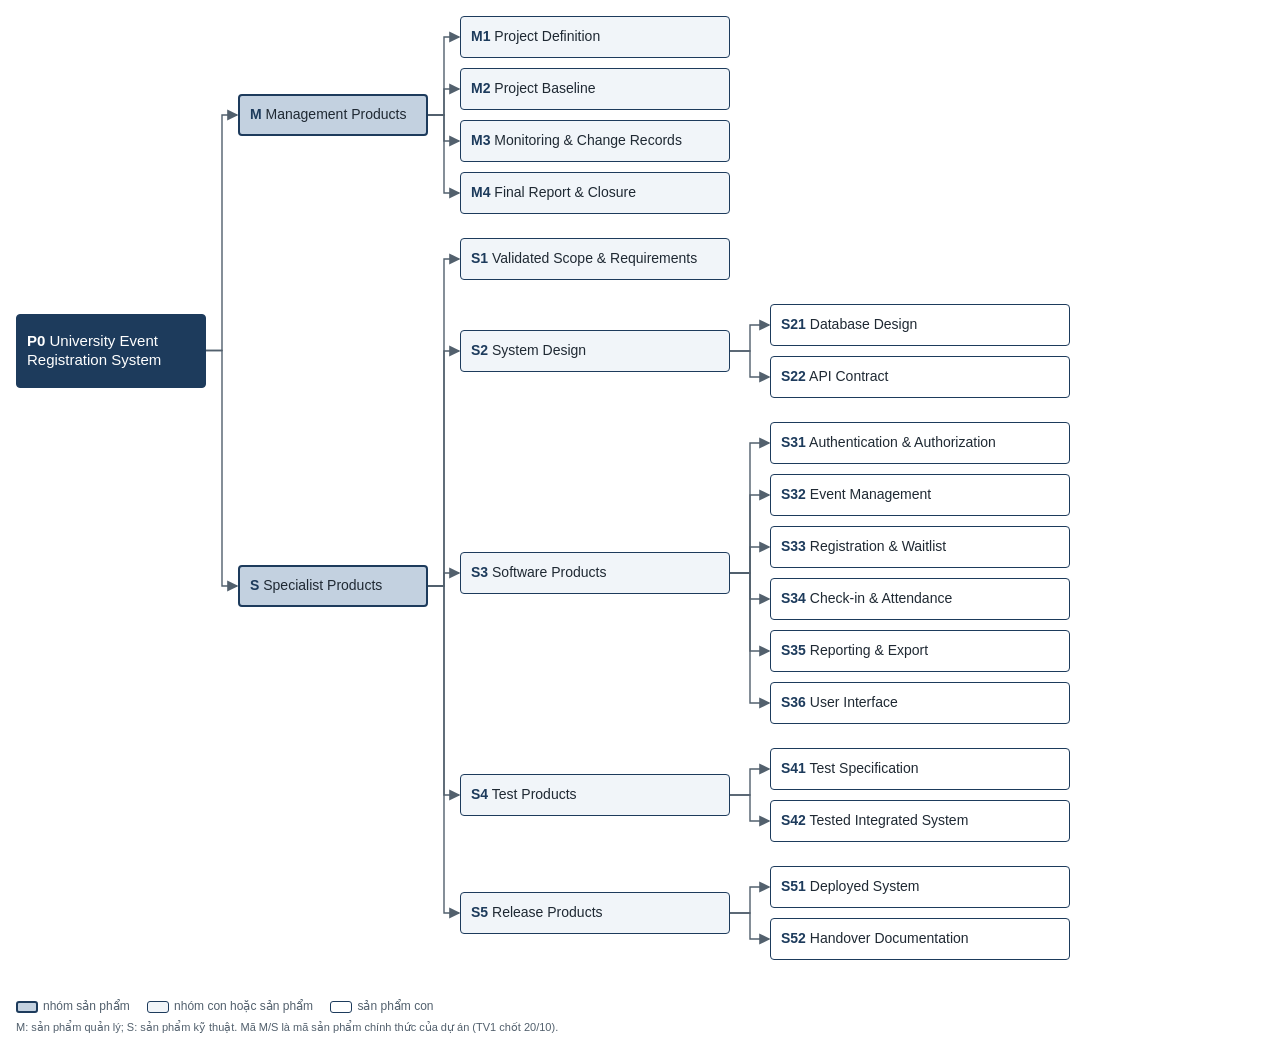
<file: docs/task2/img/pbs.html>
<!doctype html><html lang="vi"><head><meta charset="utf-8"><style>/* Kiểu chung cho mọi hình báo cáo. Mỗi generator nhúng file này vào HTML qua common.css(). */
:root {
  --ink: #1f2933;       /* chữ */
  --mute: #52606d;      /* chữ phụ, nét phụ */
  --navy: #1d3b5c;      /* màu nhấn duy nhất, cho khung và mũi tên */
  --t1: #f1f5f9;        /* nền nhạt */
  --t2: #dde6ef;        /* nền vừa */
  --t3: #c3d1e0;        /* nền đậm */
  --grey: #8a949e;      /* nét đứt, phần ngoài hoặc chưa làm */
  --crit: #b42318;      /* chỉ dùng cho đường găng */
  --critbg: #fdecea;
}
html, body {
  margin: 0; background: #fff; color: var(--ink);
  font-family: "Noto Sans", "Segoe UI", Arial, sans-serif; line-height: 1.4;
}
svg { position: absolute; left: 0; top: 0 }
/* Chú giải: cùng một mẫu cho mọi hình */
.lg { position: absolute; font-size: 12px; color: var(--mute); line-height: 1.7 }
.lg i { display: inline-block; width: 22px; height: 12px; box-sizing: border-box; vertical-align: middle;
        margin: 0 5px 0 14px; border: 1.5px solid var(--navy); border-radius: 3px; background: #fff }
.lg i:first-child { margin-left: 0 }
.lg .note { display: block; font-size: 11px; margin-top: 2px }

@page { size: 1086px 1062px; margin: 0 }
html,body { width:1086px; height:1062px }
.n { position:absolute; box-sizing:border-box; border:1.5px solid var(--navy); border-radius:4px; padding:0 10px;
  display:flex; align-items:center; font-size:14px; line-height:1.25; background:#fff; color:var(--ink) }
.n b { color:var(--navy) }
.d0 { background:var(--navy); color:#fff; font-size:15px } .d0 b { color:#fff }
.d1 { background:var(--t3); border-width:2px }
.d2 { background:var(--t1) }
.d3 { background:#fff }
.lg { left:16px; right:16px }
.lg i.d1 { background:var(--t3); border-width:2px } .lg i.d2 { background:var(--t1) } .lg i.d3 { background:#fff }
path { fill:none; stroke:var(--mute); stroke-width:1.4 }
</style></head><body><svg width="1086" height="1062"><defs>
<marker id="a" markerWidth="8" markerHeight="8" refX="7" refY="4" orient="auto"><path d="M0,0 L8,4 L0,8 z" style="fill:#52606d;stroke:none"/></marker>
</defs><path d="M206,350.5 H222.0 V115.0 H237" marker-end="url(#a)"/><path d="M206,350.5 H222.0 V586.0 H237" marker-end="url(#a)"/><path d="M428,115.0 H444.0 V37.0 H459" marker-end="url(#a)"/><path d="M428,115.0 H444.0 V89.0 H459" marker-end="url(#a)"/><path d="M428,115.0 H444.0 V141.0 H459" marker-end="url(#a)"/><path d="M428,115.0 H444.0 V193.0 H459" marker-end="url(#a)"/><path d="M428,586.0 H444.0 V259.0 H459" marker-end="url(#a)"/><path d="M428,586.0 H444.0 V351.0 H459" marker-end="url(#a)"/><path d="M730,351.0 H750.0 V325.0 H769" marker-end="url(#a)"/><path d="M730,351.0 H750.0 V377.0 H769" marker-end="url(#a)"/><path d="M428,586.0 H444.0 V573.0 H459" marker-end="url(#a)"/><path d="M730,573.0 H750.0 V443.0 H769" marker-end="url(#a)"/><path d="M730,573.0 H750.0 V495.0 H769" marker-end="url(#a)"/><path d="M730,573.0 H750.0 V547.0 H769" marker-end="url(#a)"/><path d="M730,573.0 H750.0 V599.0 H769" marker-end="url(#a)"/><path d="M730,573.0 H750.0 V651.0 H769" marker-end="url(#a)"/><path d="M730,573.0 H750.0 V703.0 H769" marker-end="url(#a)"/><path d="M428,586.0 H444.0 V795.0 H459" marker-end="url(#a)"/><path d="M730,795.0 H750.0 V769.0 H769" marker-end="url(#a)"/><path d="M730,795.0 H750.0 V821.0 H769" marker-end="url(#a)"/><path d="M428,586.0 H444.0 V913.0 H459" marker-end="url(#a)"/><path d="M730,913.0 H750.0 V887.0 H769" marker-end="url(#a)"/><path d="M730,913.0 H750.0 V939.0 H769" marker-end="url(#a)"/></svg><div class="n d0" style="left:16px;top:313.5px;width:190px;height:74px"><span><b>P0</b> University Event Registration System</span></div><div class="n d1" style="left:238px;top:94.0px;width:190px;height:42px"><span><b>M</b> Management Products</span></div><div class="n d1" style="left:238px;top:565.0px;width:190px;height:42px"><span><b>S</b> Specialist Products</span></div><div class="n d2" style="left:460px;top:16.0px;width:270px;height:42px"><span><b>M1</b> Project Definition</span></div><div class="n d2" style="left:460px;top:68.0px;width:270px;height:42px"><span><b>M2</b> Project Baseline</span></div><div class="n d2" style="left:460px;top:120.0px;width:270px;height:42px"><span><b>M3</b> Monitoring &amp; Change Records</span></div><div class="n d2" style="left:460px;top:172.0px;width:270px;height:42px"><span><b>M4</b> Final Report &amp; Closure</span></div><div class="n d2" style="left:460px;top:238.0px;width:270px;height:42px"><span><b>S1</b> Validated Scope &amp; Requirements</span></div><div class="n d2" style="left:460px;top:330.0px;width:270px;height:42px"><span><b>S2</b> System Design</span></div><div class="n d3" style="left:770px;top:304.0px;width:300px;height:42px"><span><b>S21</b> Database Design</span></div><div class="n d3" style="left:770px;top:356.0px;width:300px;height:42px"><span><b>S22</b> API Contract</span></div><div class="n d2" style="left:460px;top:552.0px;width:270px;height:42px"><span><b>S3</b> Software Products</span></div><div class="n d3" style="left:770px;top:422.0px;width:300px;height:42px"><span><b>S31</b> Authentication &amp; Authorization</span></div><div class="n d3" style="left:770px;top:474.0px;width:300px;height:42px"><span><b>S32</b> Event Management</span></div><div class="n d3" style="left:770px;top:526.0px;width:300px;height:42px"><span><b>S33</b> Registration &amp; Waitlist</span></div><div class="n d3" style="left:770px;top:578.0px;width:300px;height:42px"><span><b>S34</b> Check-in &amp; Attendance</span></div><div class="n d3" style="left:770px;top:630.0px;width:300px;height:42px"><span><b>S35</b> Reporting &amp; Export</span></div><div class="n d3" style="left:770px;top:682.0px;width:300px;height:42px"><span><b>S36</b> User Interface</span></div><div class="n d2" style="left:460px;top:774.0px;width:270px;height:42px"><span><b>S4</b> Test Products</span></div><div class="n d3" style="left:770px;top:748.0px;width:300px;height:42px"><span><b>S41</b> Test Specification</span></div><div class="n d3" style="left:770px;top:800.0px;width:300px;height:42px"><span><b>S42</b> Tested Integrated System</span></div><div class="n d2" style="left:460px;top:892.0px;width:270px;height:42px"><span><b>S5</b> Release Products</span></div><div class="n d3" style="left:770px;top:866.0px;width:300px;height:42px"><span><b>S51</b> Deployed System</span></div><div class="n d3" style="left:770px;top:918.0px;width:300px;height:42px"><span><b>S52</b> Handover Documentation</span></div><div class="lg" style="top:996px"><i class="d1"></i>nhóm sản phẩm <i class="d2"></i>nhóm con hoặc sản phẩm <i class="d3"></i>sản phẩm con<span class="note">M: sản phẩm quản lý; S: sản phẩm kỹ thuật. Mã M/S là mã sản phẩm chính thức của dự án (TV1 chốt 20/10).</span></div></body></html>
</file>
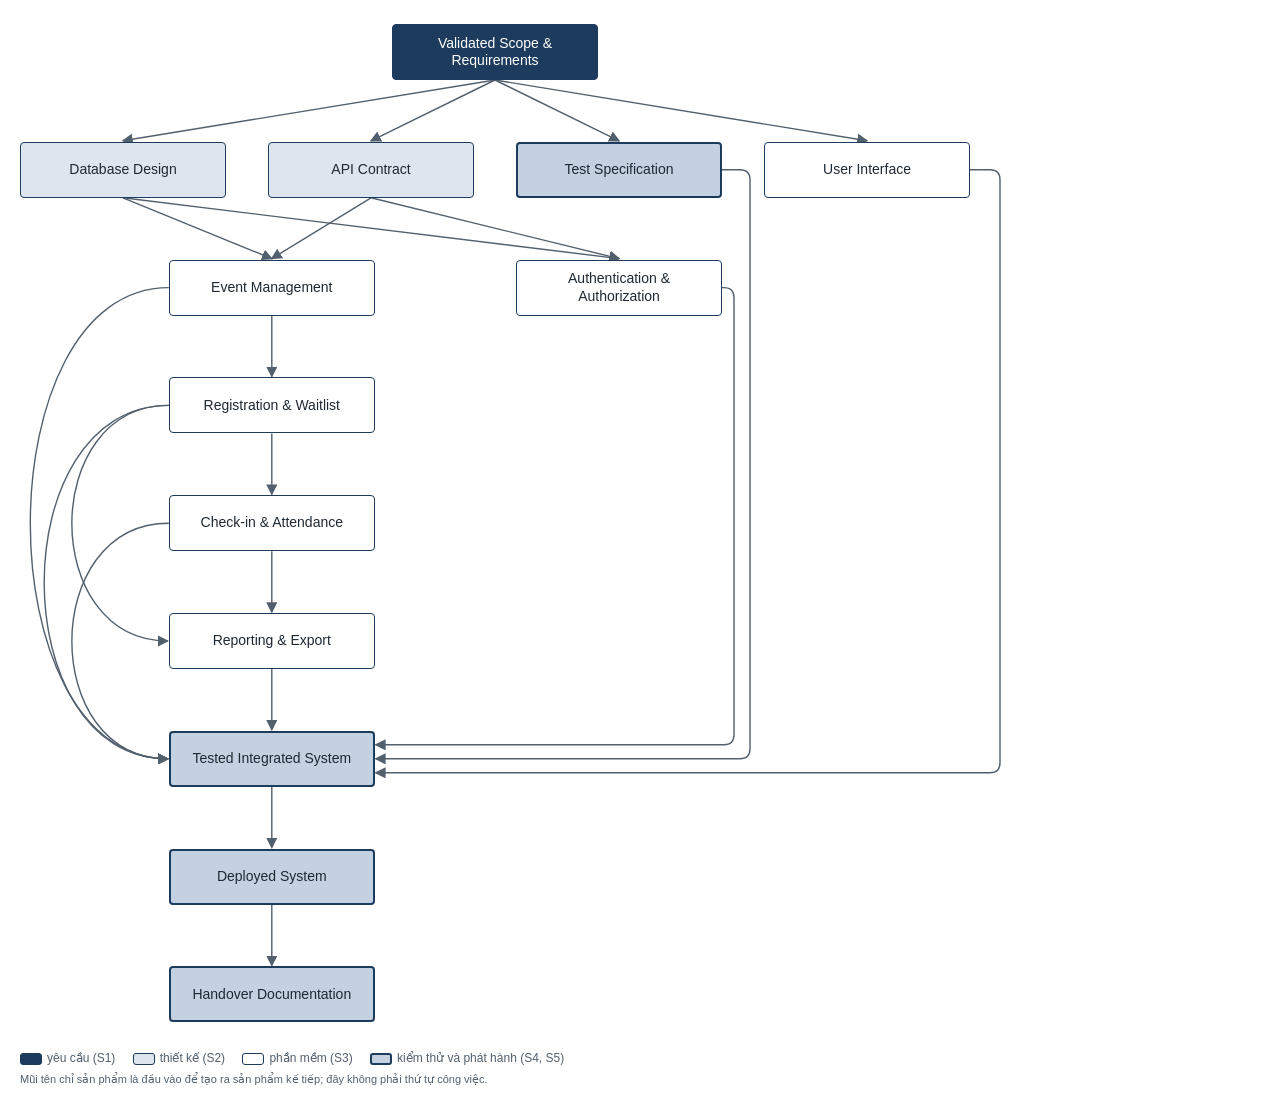
<file: docs/task2/img/pfd.html>
<!doctype html><html lang="vi"><head><meta charset="utf-8"><style>/* Kiểu chung cho mọi hình báo cáo. Mỗi generator nhúng file này vào HTML qua common.css(). */
:root {
  --ink: #1f2933;       /* chữ */
  --mute: #52606d;      /* chữ phụ, nét phụ */
  --navy: #1d3b5c;      /* màu nhấn duy nhất, cho khung và mũi tên */
  --t1: #f1f5f9;        /* nền nhạt */
  --t2: #dde6ef;        /* nền vừa */
  --t3: #c3d1e0;        /* nền đậm */
  --grey: #8a949e;      /* nét đứt, phần ngoài hoặc chưa làm */
  --crit: #b42318;      /* chỉ dùng cho đường găng */
  --critbg: #fdecea;
}
html, body {
  margin: 0; background: #fff; color: var(--ink);
  font-family: "Noto Sans", "Segoe UI", Arial, sans-serif; line-height: 1.4;
}
svg { position: absolute; left: 0; top: 0 }
/* Chú giải: cùng một mẫu cho mọi hình */
.lg { position: absolute; font-size: 12px; color: var(--mute); line-height: 1.7 }
.lg i { display: inline-block; width: 22px; height: 12px; box-sizing: border-box; vertical-align: middle;
        margin: 0 5px 0 14px; border: 1.5px solid var(--navy); border-radius: 3px; background: #fff }
.lg i:first-child { margin-left: 0 }
.lg .note { display: block; font-size: 11px; margin-top: 2px }

@page { size: 1020px 1114px; margin: 0 }
html,body { width:1020px; height:1114px }
.n { position:absolute; box-sizing:border-box; border:1.5px solid var(--navy); border-radius:4px; padding:0 10px;
  display:flex; align-items:center; justify-content:center; text-align:center; font-size:14px; line-height:1.25; background:#fff; color:var(--ink) }
.src { background:var(--navy); color:#fff }
.in { background:var(--t2) }
.sw { background:#fff }
.qa { background:var(--t3); border-width:2px }
.lg { left:20px; right:20px }
.lg i.src { background:var(--navy) } .lg i.in { background:var(--t2) } .lg i.sw { background:#fff } .lg i.qa { background:var(--t3); border-width:2px }
path { fill:none; stroke:var(--mute); stroke-width:1.4 }
</style></head><body><svg width="1020" height="1114"><defs>
<marker id="a" markerWidth="8" markerHeight="8" refX="7" refY="4" orient="auto"><path d="M0,0 L8,4 L0,8 z" style="fill:#52606d;stroke:none"/></marker>
</defs><path d="M495.0,80.0 L123.0,140.8" marker-end="url(#a)"/><path d="M495.0,80.0 L371.0,140.8" marker-end="url(#a)"/><path d="M495.0,80.0 L619.0,140.8" marker-end="url(#a)"/><path d="M495.0,80.0 L867.0,140.8" marker-end="url(#a)"/><path d="M123.0,197.8 L271.8,258.6" marker-end="url(#a)"/><path d="M371.0,197.8 L271.8,258.6" marker-end="url(#a)"/><path d="M123.0,197.8 L619.0,258.6" marker-end="url(#a)"/><path d="M371.0,197.8 L619.0,258.6" marker-end="url(#a)"/><path d="M271.8,315.6 L271.8,376.4" marker-end="url(#a)"/><path d="M271.8,433.4 L271.8,494.2" marker-end="url(#a)"/><path d="M271.8,551.2 L271.8,612.0" marker-end="url(#a)"/><path d="M271.8,669.0 L271.8,729.8" marker-end="url(#a)"/><path d="M271.8,786.8 L271.8,847.6" marker-end="url(#a)"/><path d="M271.8,904.6 L271.8,965.4" marker-end="url(#a)"/><path d="M168.8,405.4 C39.7,405.4 39.7,641.0 167.8,641.0" marker-end="url(#a)"/><path d="M168.8,287.6 C-15.7,287.6 -15.7,758.8 167.8,758.8" marker-end="url(#a)"/><path d="M168.8,405.4 C2.8,405.4 2.8,758.8 167.8,758.8" marker-end="url(#a)"/><path d="M168.8,523.2 C39.7,523.2 39.7,758.8 167.8,758.8" marker-end="url(#a)"/><path d="M722.0,287.6 L724.0,287.6 Q734.0,287.6 734.0,297.6 L734.0,734.8 Q734.0,744.8 724.0,744.8 L375.8,744.8" marker-end="url(#a)"/><path d="M722.0,169.8 L740.0,169.8 Q750.0,169.8 750.0,179.8 L750.0,748.8 Q750.0,758.8 740.0,758.8 L375.8,758.8" marker-end="url(#a)"/><path d="M970.0,169.8 L990.0,169.8 Q1000.0,169.8 1000.0,179.8 L1000.0,762.8 Q1000.0,772.8 990.0,772.8 L375.8,772.8" marker-end="url(#a)"/></svg><div class="n src" style="left:392.0px;top:24.0px;width:206px;height:56px"><span>Validated Scope &amp; Requirements</span></div><div class="n in" style="left:20.0px;top:141.8px;width:206px;height:56px"><span>Database Design</span></div><div class="n in" style="left:268.0px;top:141.8px;width:206px;height:56px"><span>API Contract</span></div><div class="n qa" style="left:516.0px;top:141.8px;width:206px;height:56px"><span>Test Specification</span></div><div class="n sw" style="left:764.0px;top:141.8px;width:206px;height:56px"><span>User Interface</span></div><div class="n sw" style="left:516.0px;top:259.6px;width:206px;height:56px"><span>Authentication &amp; Authorization</span></div><div class="n sw" style="left:168.8px;top:259.6px;width:206px;height:56px"><span>Event Management</span></div><div class="n sw" style="left:168.8px;top:377.4px;width:206px;height:56px"><span>Registration &amp; Waitlist</span></div><div class="n sw" style="left:168.8px;top:495.2px;width:206px;height:56px"><span>Check-in &amp; Attendance</span></div><div class="n sw" style="left:168.8px;top:613.0px;width:206px;height:56px"><span>Reporting &amp; Export</span></div><div class="n qa" style="left:168.8px;top:730.8px;width:206px;height:56px"><span>Tested Integrated System</span></div><div class="n qa" style="left:168.8px;top:848.6px;width:206px;height:56px"><span>Deployed System</span></div><div class="n qa" style="left:168.8px;top:966.4px;width:206px;height:56px"><span>Handover Documentation</span></div><div class="lg" style="top:1048px"><i class="src"></i>yêu cầu (S1) <i class="in"></i>thiết kế (S2) <i class="sw"></i>phần mềm (S3) <i class="qa"></i>kiểm thử và phát hành (S4, S5)<span class="note">Mũi tên chỉ sản phẩm là đầu vào để tạo ra sản phẩm kế tiếp; đây không phải thứ tự công việc.</span></div></body></html>
</file>
